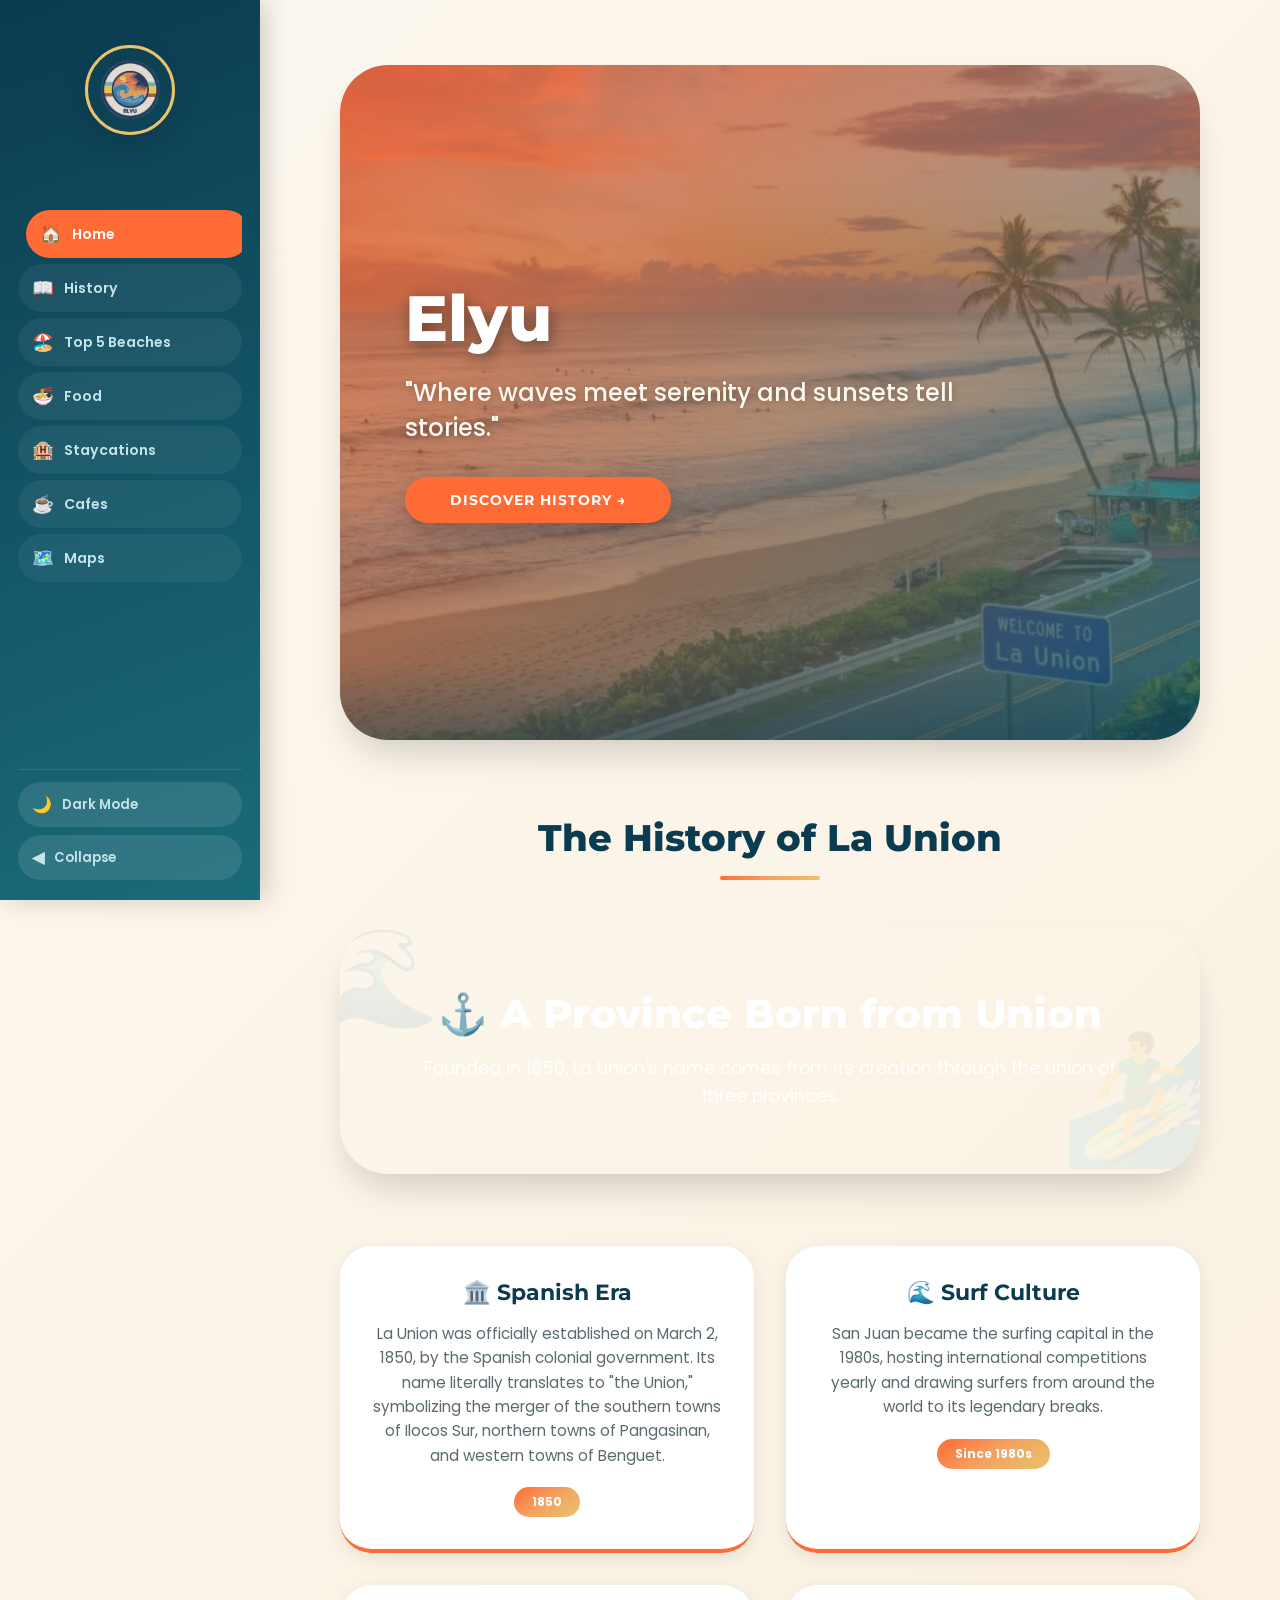
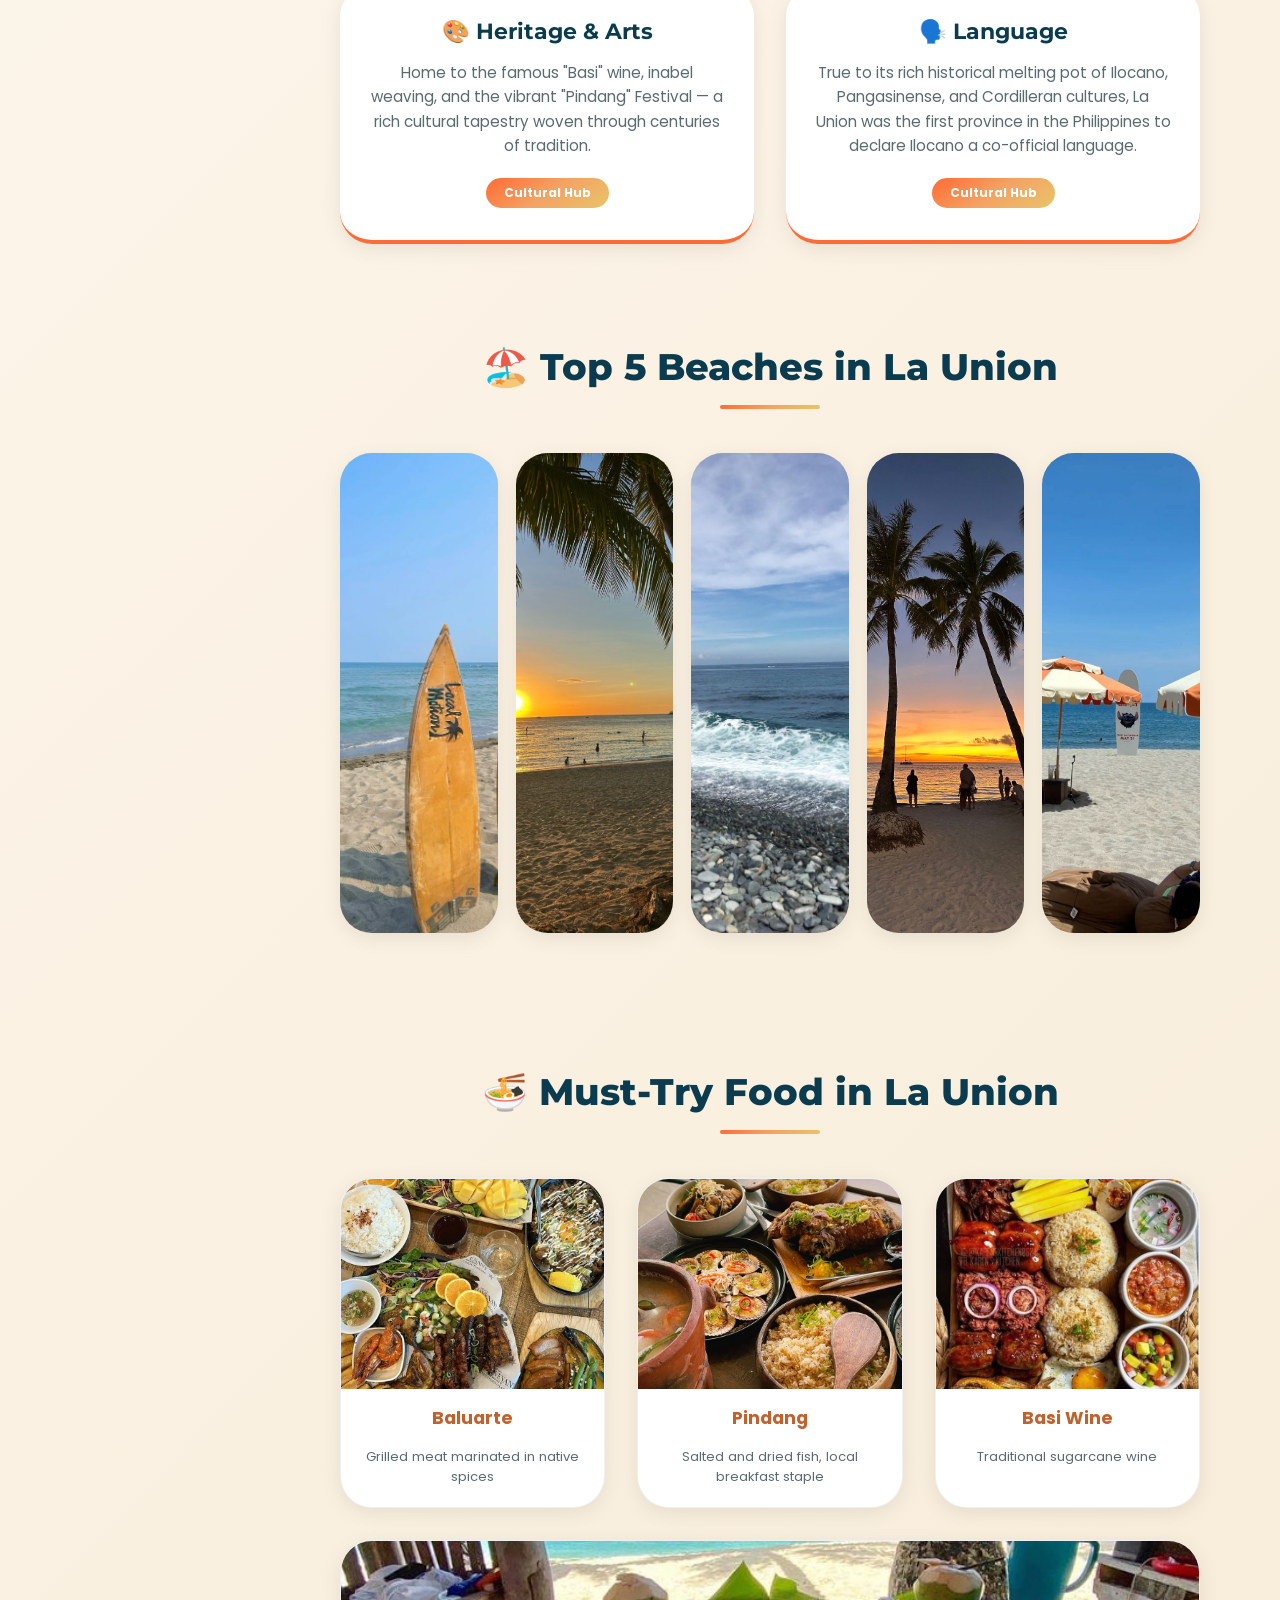
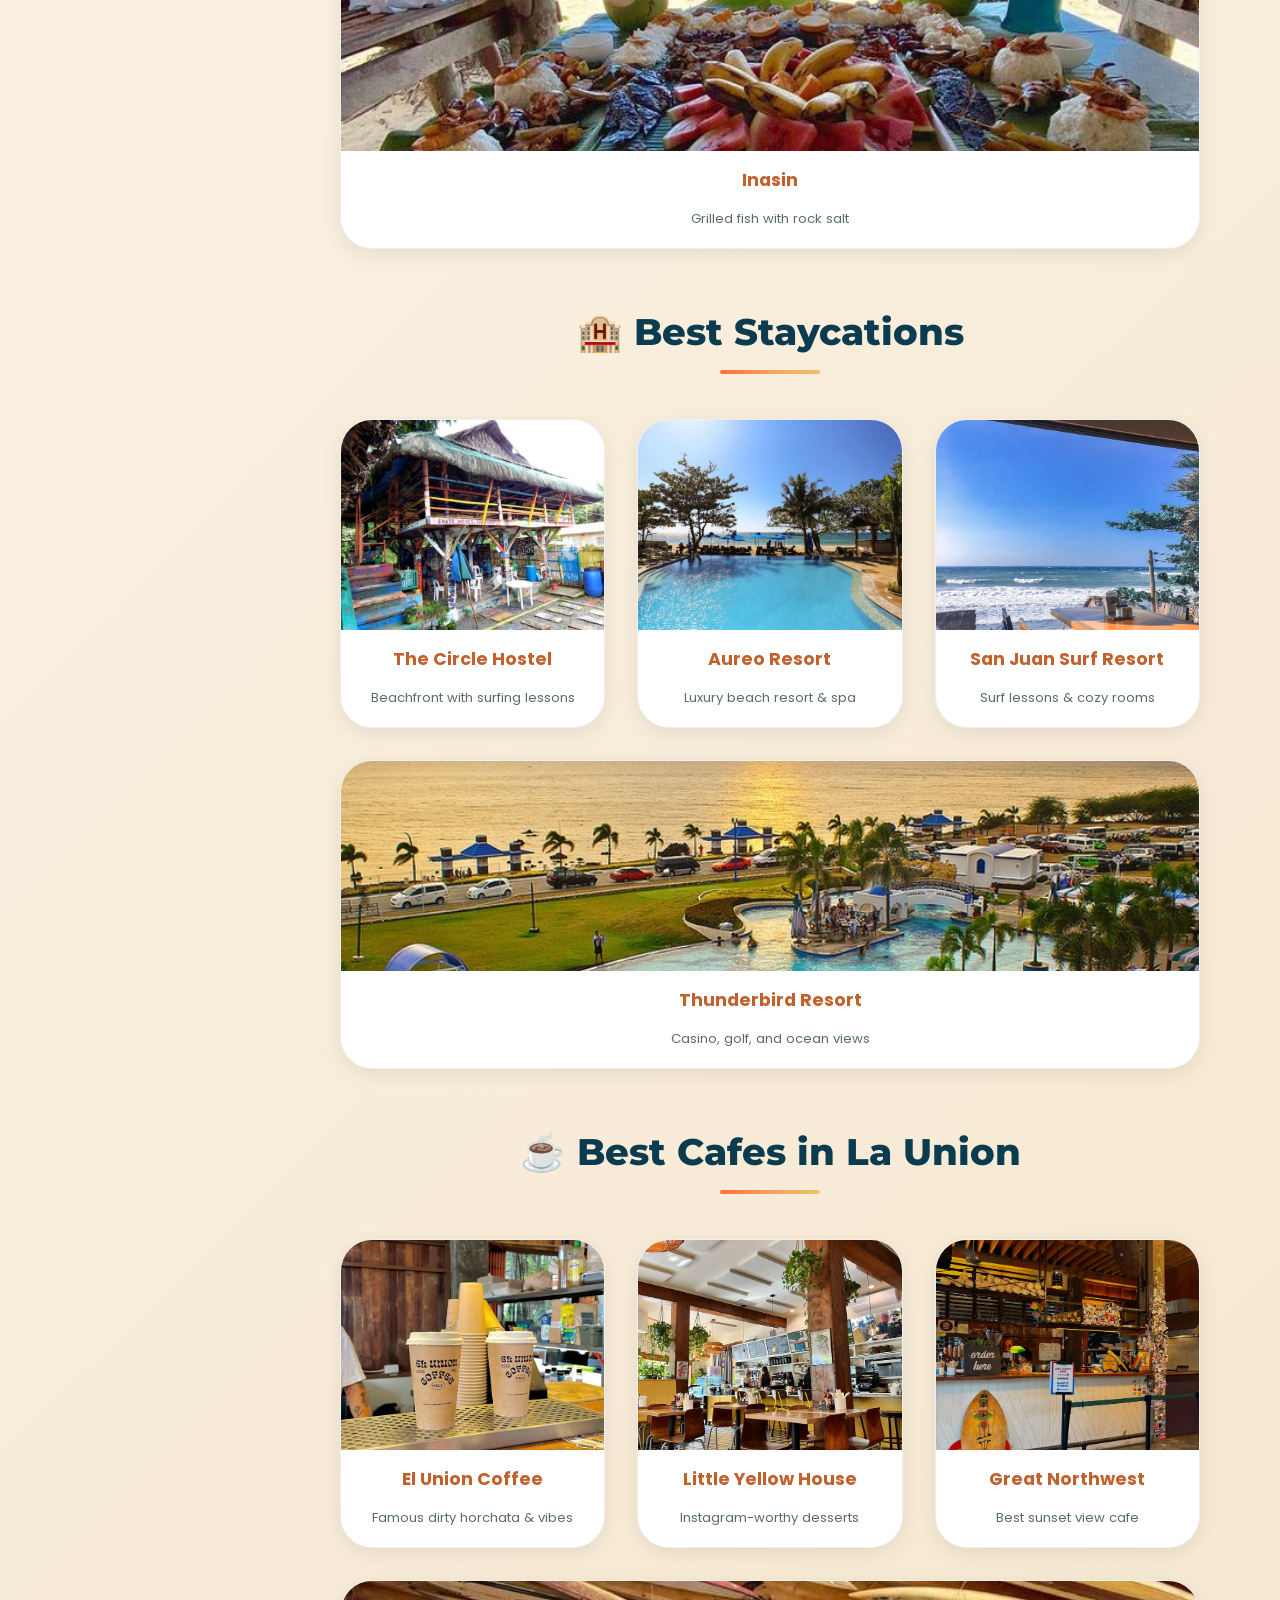
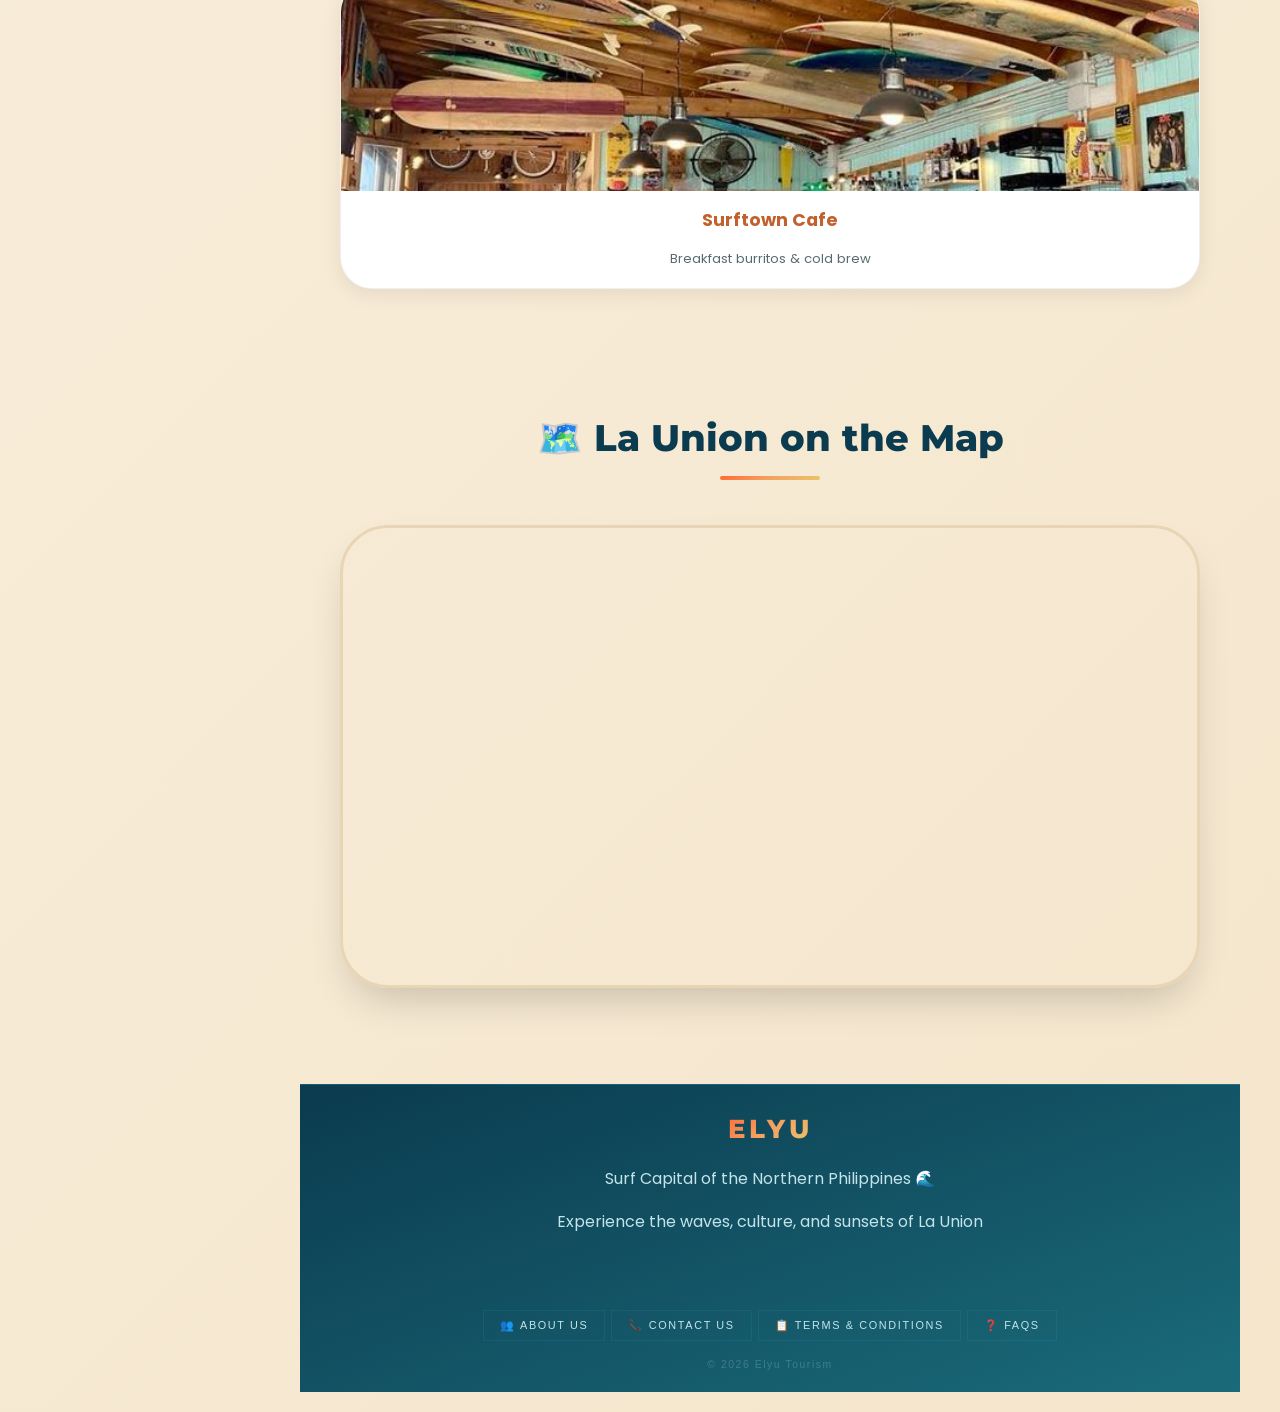
<file: index.html>
<!DOCTYPE html>
<html lang="en">
<head>
    <meta charset="UTF-8">
    <meta name="viewport" content="width=device-width, initial-scale=1.0">
    <title>La Union | Surf Capital of the Northern Philippines</title>
    <link rel="preconnect" href="https://fonts.googleapis.com">
    <link rel="preconnect" href="https://fonts.gstatic.com" crossorigin>
    <link href="https://fonts.googleapis.com/css2?family=Montserrat:wght@400;600;700;800&family=Poppins:wght@400;500;600&display=swap" rel="stylesheet">
    <link rel="stylesheet" href="style.css">
</head>
<body>

    <!-- HAMBURGER MENU (mobile only) -->
    <button class="hamburger-btn" id="hamburgerBtn" aria-label="Open menu" aria-expanded="false">
        <span></span><span></span><span></span>
    </button>

    <!-- SIDEBAR OVERLAY (mobile) -->
    <div class="sidebar-overlay" id="sidebarOverlay"></div>

    <!--SIDEBAR-->
    <aside class="sidebar" id="sidebar">
        <div class="logo-container">
            <img src="real.png" alt="ELYU Logo" class="real-img">
        </div>

        <nav>
            <a href="#home">
                <span class="nav-icon">🏠</span>
                <span class="nav-label">Home</span>
            </a>
            <a href="#history">
                <span class="nav-icon">📖</span>
                <span class="nav-label">History</span>
            </a>
            <a href="#beaches">
                <span class="nav-icon">🏖️</span>
                <span class="nav-label">Top 5 Beaches</span>
            </a>
            <a href="#food">
                <span class="nav-icon">🍜</span>
                <span class="nav-label">Food</span>
            </a>
            <a href="#staycations">
                <span class="nav-icon">🏨</span>
                <span class="nav-label">Staycations</span>
            </a>
            <a href="#cafes">
                <span class="nav-icon">☕</span>
                <span class="nav-label">Cafes</span>
            </a>
            <a href="#map">
                <span class="nav-icon">🗺️</span>
                <span class="nav-label">Maps</span>
            </a>
        </nav>

        <!-- Sidebar bottom controls -->
        <div class="sidebar-controls">
            <button class="dark-toggle-btn" id="darkToggle" aria-label="Toggle dark mode">
                <span class="nav-icon" id="darkIcon">🌙</span>
                <span class="btn-label" id="darkLabel">Dark Mode</span>
            </button>
            <button class="sidebar-toggle-btn" id="sidebarToggle" aria-label="Toggle sidebar">
                <span class="nav-icon" id="toggleIcon">◀</span>
                <span class="btn-label" id="toggleLabel">Collapse</span>
            </button>
        </div>
    </aside>

    <!-- MAIN CONTENT -->
    <main id="main">

        <!-- HERO SECTION -->
        <section id="home">
            <div class="hero">
                <h1>Elyu</h1>
                <p>"Where waves meet serenity and sunsets tell stories."</p>
                <a href="#history" class="explore-btn">Discover History →</a>
            </div>
        </section>

        <!-- HISTORY SECTION -->
        <section id="history">
            <h2 class="section-title">The History of La Union</h2>
            <div class="story-hero">
                <h2>⚓ A Province Born from Union</h2>
                <p>Founded in 1850, La Union's name comes from its creation through the union of three provinces.</p>
            </div>
            <div class="story-grid">
                <div class="story-card">
                    <h3>🏛️ Spanish Era</h3>
                    <p>La Union was officially established on March 2, 1850, by the Spanish colonial government. Its name literally translates to "the Union," symbolizing the merger of the southern towns of Ilocos Sur, northern towns of Pangasinan, and western towns of Benguet.</p>
                    <span class="info-badge">1850</span>
                </div>
                <div class="story-card">
                    <h3>🌊 Surf Culture</h3>
                    <p>San Juan became the surfing capital in the 1980s, hosting international competitions yearly and drawing surfers from around the world to its legendary breaks.</p>
                    <span class="info-badge">Since 1980s</span>
                </div>
                <div class="story-card">
                    <h3>🎨 Heritage & Arts</h3>
                    <p>Home to the famous "Basi" wine, inabel weaving, and the vibrant "Pindang" Festival — a rich cultural tapestry woven through centuries of tradition.</p>
                    <span class="info-badge">Cultural Hub</span>
                </div>
                <div class="story-card">
                    <h3>🗣️ Language</h3>
                    <p>True to its rich historical melting pot of Ilocano, Pangasinense, and Cordilleran cultures, La Union was the first province in the Philippines to declare Ilocano a co-official language.</p>
                    <span class="info-badge">Cultural Hub</span>
                </div>
            </div>
        </section>

        <!-- TOP 5 BEACHES -->
        <section id="beaches">
            <h2 class="section-title">🏖️ Top 5 Beaches in La Union</h2>
            <ul class="slides">
                <li data-info="beaches" data-index="0">
                    <img src="La Union 2024.jpg" alt="San Juan Beach">
                    <div class="content">
                        <h3>San Juan Beach</h3>
                        <p>The Surfing Capital — perfect waves for beginners and pros.</p>
                    </div>
                    <button class="info-trigger" aria-label="More info">ℹ</button>
                </li>
                <li data-info="beaches" data-index="1">
                    <img src="download (5).jpg" alt="Bauang Beach">
                    <div class="content">
                        <h3>Bauang Beach</h3>
                        <p>Calm waters, great for swimming and beach picnics.</p>
                    </div>
                    <button class="info-trigger" aria-label="More info">ℹ</button>
                </li>
                <li data-info="beaches" data-index="2">
                    <img src="Pebble Beach Elyu.jpg" alt="Darigayos Cove">
                    <div class="content">
                        <h3>Darigayos Cove</h3>
                        <p>Hidden gem with rock formations and crystal clear water.</p>
                    </div>
                    <button class="info-trigger" aria-label="More info">ℹ</button>
                </li>
                <li data-info="beaches" data-index="3">
                    <img src="download (2).jpg" alt="Pebble Beach">
                    <div class="content">
                        <h3>Pebble Beach</h3>
                        <p>Unique pebble shoreline in Santo Domingo.</p>
                    </div>
                    <button class="info-trigger" aria-label="More info">ℹ</button>
                </li>
                <li data-info="beaches" data-index="4">
                    <img src="luna.jpg" alt="Luna Beach">
                    <div class="content">
                        <h3>Luna Beach</h3>
                        <p>Quiet and peaceful — perfect for morning walks.</p>
                    </div>
                    <button class="info-trigger" aria-label="More info">ℹ</button>
                </li>
            </ul>
        </section>

        <!-- FOOD SECTION -->
        <section id="food">
            <h2 class="section-title">🍜 Must-Try Food in La Union</h2>
            <ul class="gallery-list">
                <li class="gallery-card" data-info="food" data-index="0">
                    <div class="img-holder" style="background-image: url('food.jpg');"></div>
                    <h3>Baluarte</h3>
                    <div class="desc">Grilled meat marinated in native spices</div>
                </li>
                <li class="gallery-card" data-info="food" data-index="1">
                    <div class="img-holder" style="background-image: url('pindand f.jpg');"></div>
                    <h3>Pindang</h3>
                    <div class="desc">Salted and dried fish, local breakfast staple</div>
                </li>
                <li class="gallery-card" data-info="food" data-index="2">
                    <div class="img-holder" style="background-image: url('base wine.jpg');"></div>
                    <h3>Basi Wine</h3>
                    <div class="desc">Traditional sugarcane wine</div>
                </li>
                <li class="gallery-card" data-info="food" data-index="3">
                    <div class="img-holder" style="background-image: url('inasin.jpg');"></div>
                    <h3>Inasin</h3>
                    <div class="desc">Grilled fish with rock salt</div>
                </li>
            </ul>
        </section>

        <!-- STAYCATIONS -->
        <section id="staycations">
            <h2 class="section-title">🏨 Best Staycations</h2>
            <ul class="gallery-list">
                <li class="gallery-card" data-info="stays" data-index="0">
                    <div class="img-holder" style="background-image: url('circle.jpg');"></div>
                    <h3>The Circle Hostel</h3>
                    <div class="desc">Beachfront with surfing lessons</div>
                </li>
                <li class="gallery-card" data-info="stays" data-index="1">
                    <div class="img-holder" style="background-image: url('aureo.jpg');"></div>
                    <h3>Aureo Resort</h3>
                    <div class="desc">Luxury beach resort & spa</div>
                </li>
                <li class="gallery-card" data-info="stays" data-index="2">
                    <div class="img-holder" style="background-image: url('san juan.jpg');"></div>
                    <h3>San Juan Surf Resort</h3>
                    <div class="desc">Surf lessons & cozy rooms</div>
                </li>
                <li class="gallery-card" data-info="stays" data-index="3">
                    <div class="img-holder" style="background-image: url('thunderbird.jpg');"></div>
                    <h3>Thunderbird Resort</h3>
                    <div class="desc">Casino, golf, and ocean views</div>
                </li>
            </ul>
        </section>

        <!-- CAFES -->
        <section id="cafes">
            <h2 class="section-title">☕ Best Cafes in La Union</h2>
            <ul class="gallery-list">
                <li class="gallery-card" data-info="cafes" data-index="0">
                    <div class="img-holder" style="background-image: url('El Union Coffee.jpg');"></div>
                    <h3>El Union Coffee</h3>
                    <div class="desc">Famous dirty horchata & vibes</div>
                </li>
                <li class="gallery-card" data-info="cafes" data-index="1">
                    <div class="img-holder" style="background-image: url('yellow.jpg');"></div>
                    <h3>Little Yellow House</h3>
                    <div class="desc">Instagram-worthy desserts</div>
                </li>
                <li class="gallery-card" data-info="cafes" data-index="2">
                    <div class="img-holder" style="background-image: url('great.jpg');"></div>
                    <h3>Great Northwest</h3>
                    <div class="desc">Best sunset view cafe</div>
                </li>
                <li class="gallery-card" data-info="cafes" data-index="3">
                    <div class="img-holder" style="background-image: url('surf cafe.jpg');"></div>
                    <h3>Surftown Cafe</h3>
                    <div class="desc">Breakfast burritos & cold brew</div>
                </li>
            </ul>
        </section>

        <!-- MAP SECTION -->
        <section id="map">
            <h2 class="section-title">🗺️ La Union on the Map</h2>
            <div class="map-container">
                <iframe
                    src="https://www.google.com/maps/embed?pb=!1m18!1m12!1m3!1d246046.20143296398!2d120.1682!3d16.6195!2m3!1f0!2f0!3f0!3m2!1i1024!2i768!4f13.1!3m3!1m2!1s0x3391c62e5bd83e51%3A0x9b7fcf5b7c98c9a6!2sLa%20Union!5e0!3m2!1sen!2sph!4v1680000000000!5m2!1sen!2sph"
                    width="100%" height="450" style="border:0; border-radius: 24px;" allowfullscreen="" loading="lazy"
                    referrerpolicy="no-referrer-when-downgrade" title="La Union Map">
                </iframe>
            </div>
        </section>

        <!-- ===== FOOTER ===== -->
        <footer>
            <div class="footer-inner">
                <div class="footer-logo">ELYU</div>
                <p>Surf Capital of the Northern Philippines 🌊</p>
                <p>Experience the waves, culture, and sunsets of La Union</p>
                <div class="footer-divider"></div>
                <div class="footer-socials">
                    <a href="about.html" rel="noopener">👥 About Us</a>
                    <a href="contact.html" rel="noopener">📞 Contact Us</a>
                    <a href="terms.html" rel="noopener">📋 Terms & Conditions</a>
                    <a href="faqs.html" rel="noopener">❓ FAQs</a>
                </div>
                <p class="footer-copy">© 2026 Elyu Tourism</p>
            </div>
        </footer>

    <!-- INFO MODAL -->
    <div class="modal-overlay" id="infoModal" role="dialog" aria-modal="true" aria-label="Info panel">
        <div class="modal-panel" id="modalPanel">
            <button class="modal-close-btn" id="modalClose" aria-label="Close">✕</button>

            <!-- Image Carousel (beaches) -->
            <div class="modal-carousel" id="modalCarousel">
                <div class="carousel-track" id="carouselTrack"></div>
                <button class="carousel-arrow carousel-prev" id="carouselPrev" aria-label="Previous image">&#10094;</button>
                <button class="carousel-arrow carousel-next" id="carouselNext" aria-label="Next image">&#10095;</button>
                <div class="carousel-indicators" id="carouselIndicators"></div>
            </div>

            <!-- Fallback banner (non-beach) -->
            <div class="modal-banner" id="modalBanner"></div>

            <div class="modal-body">
                <div class="modal-category" id="modalCategory"></div>
                <div class="modal-title" id="modalTitle"></div>
                <div class="modal-location" id="modalLocation"></div>
                <div class="modal-desc" id="modalDesc"></div>

                <!-- Restaurants section (food) -->
                <div class="modal-restaurants" id="modalRestaurants"></div>

                <div class="modal-facts" id="modalFacts"></div>
                <div class="modal-rating" id="modalRating"></div>

                <!-- Action buttons -->
                <div class="modal-actions" id="modalActions"></div>
            </div>
        </div>
    </div>

    <script src="script.js"></script>
</body>
</html>
</file>
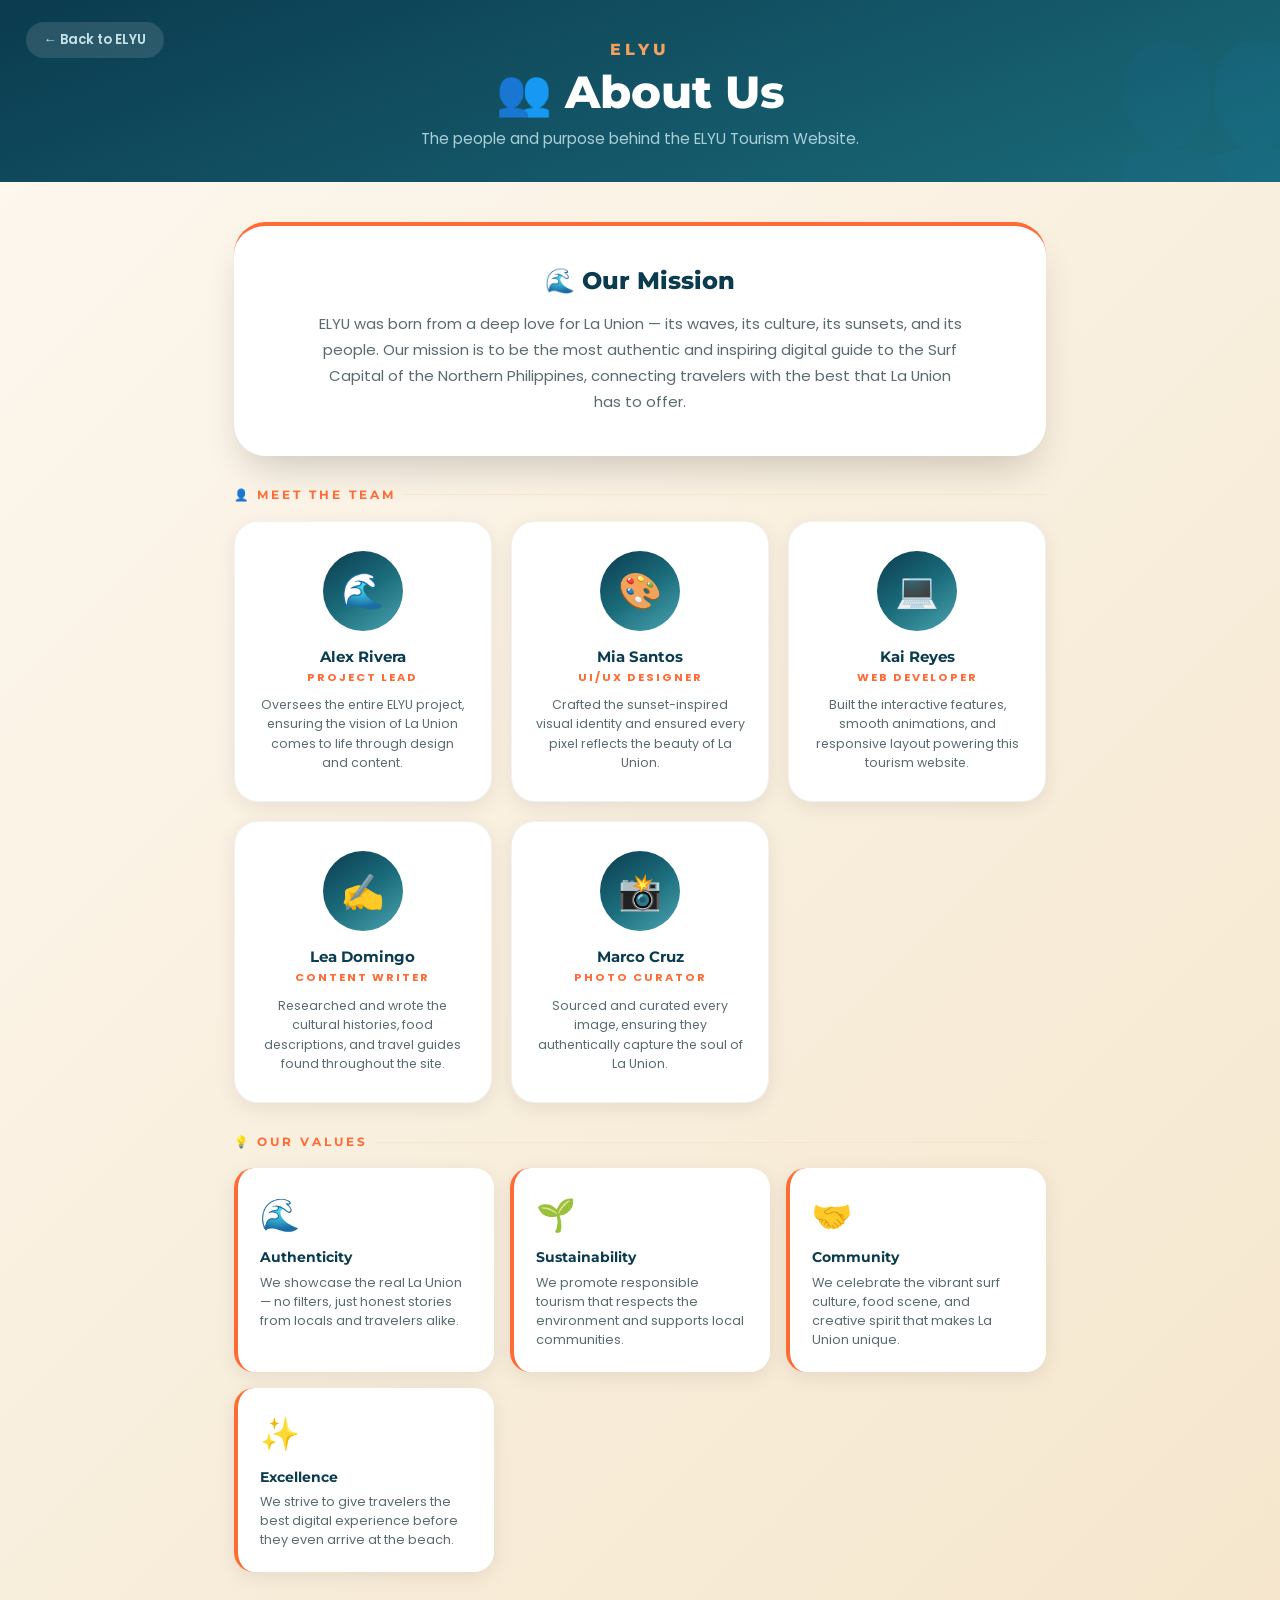
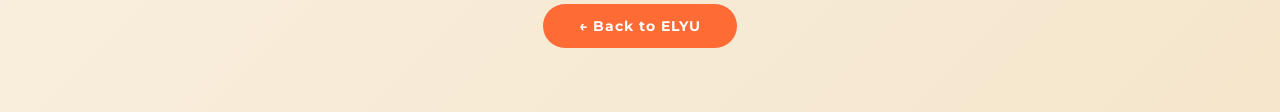
<file: about.html>
<!DOCTYPE html>
<html lang="en">

<head>
    <meta charset="UTF-8">
    <meta name="viewport" content="width=device-width, initial-scale=1.0">
    <title>About Us | ELYU La Union</title>
    <link rel="preconnect" href="https://fonts.googleapis.com">
    <link rel="preconnect" href="https://fonts.gstatic.com" crossorigin>
    <link
        href="https://fonts.googleapis.com/css2?family=Montserrat:wght@400;600;700;800&family=Poppins:wght@400;500;600&display=swap"
        rel="stylesheet">
    <style>
        *,
        *::before,
        *::after {
            margin: 0;
            padding: 0;
            box-sizing: border-box;
        }

        :root {
            --sunset-orange: #FF6B35;
            --sunset-gold: #E9C46A;
            --ocean-deep: #0B3B4F;
            --ocean-wave: #1A6B7A;
            --ocean-mist: #C4E4EA;
            --sand-light: #FDF8F0;
            --sand-warm: #F5E6CC;
            --terracotta-dk: #9B451D;
            --text-dark: #1E2A2E;
            --text-light: #5A6B6F;
            --bg-body: linear-gradient(135deg, #FDF8F0 0%, #F5E6CC 100%);
            --sidebar-gradient: linear-gradient(160deg, #0B3B4F 0%, #1A6B7A 100%);
            --sunset-gradient: linear-gradient(145deg, #FF6B35, #F4A261, #E9C46A);
            --ocean-gradient: linear-gradient(145deg, #0B3B4F, #1A6B7A, #4AA3B0);
            --shadow-sm: 0 5px 20px rgba(0, 0, 0, 0.08);
            --shadow-lg: 0 20px 40px -12px rgba(0, 0, 0, 0.2);
            --font-head: 'Montserrat', sans-serif;
            --font-body: 'Poppins', sans-serif;
        }

        html {
            scroll-behavior: smooth;
        }

        body {
            font-family: var(--font-body);
            background: var(--bg-body);
            color: var(--text-dark);
            min-height: 100vh;
        }

        .page-header {
            background: var(--sidebar-gradient);
            padding: 2.5rem 2rem 2rem;
            text-align: center;
            position: relative;
            overflow: hidden;
        }

        .page-header::before {
            content: '👥';
            position: absolute;
            font-size: 10rem;
            opacity: 0.06;
            right: -2rem;
            bottom: -2rem;
            pointer-events: none;
        }

        .header-back {
            position: absolute;
            top: 1.4rem;
            left: 1.6rem;
            background: rgba(255, 255, 255, 0.12);
            border: none;
            color: var(--ocean-mist);
            padding: 8px 18px;
            border-radius: 50px;
            font-family: var(--font-body);
            font-size: 0.82rem;
            font-weight: 600;
            cursor: pointer;
            text-decoration: none;
            transition: background 0.2s;
            display: inline-flex;
            align-items: center;
            gap: 5px;
        }

        .header-back:hover {
            background: var(--sunset-orange);
            color: white;
        }

        .page-header .logo {
            font-family: var(--font-head);
            font-size: 1rem;
            font-weight: 800;
            letter-spacing: 4px;
            background: var(--sunset-gradient);
            -webkit-background-clip: text;
            background-clip: text;
            color: transparent;
            margin-bottom: 0.4rem;
        }

        .page-header h1 {
            font-family: var(--font-head);
            font-size: clamp(1.6rem, 5vw, 2.8rem);
            font-weight: 800;
            color: white;
            margin-bottom: 0.5rem;
        }

        .page-header p {
            color: var(--ocean-mist);
            font-size: 0.95rem;
            opacity: 0.85;
        }

        .container {
            max-width: 860px;
            margin: 0 auto;
            padding: 2.5rem 1.5rem 4rem;
        }

        .mission-card {
            background: white;
            border-radius: 32px;
            padding: 2.5rem;
            box-shadow: var(--shadow-lg);
            margin-bottom: 2rem;
            text-align: center;
            border-top: 4px solid var(--sunset-orange);
        }

        .mission-card h2 {
            font-family: var(--font-head);
            font-size: 1.5rem;
            font-weight: 800;
            color: var(--ocean-deep);
            margin-bottom: 1rem;
        }

        .mission-card p {
            color: var(--text-light);
            line-height: 1.75;
            font-size: 0.93rem;
            max-width: 650px;
            margin: 0 auto;
        }

        .section-label {
            font-family: var(--font-head);
            font-size: 0.72rem;
            font-weight: 700;
            letter-spacing: 3px;
            text-transform: uppercase;
            color: var(--sunset-orange);
            margin-bottom: 1.2rem;
            display: flex;
            align-items: center;
            gap: 8px;
        }

        .section-label::after {
            content: '';
            flex: 1;
            height: 1px;
            background: var(--sand-warm);
        }

        .team-grid {
            display: grid;
            grid-template-columns: repeat(auto-fill, minmax(200px, 1fr));
            gap: 1.2rem;
            margin-bottom: 2rem;
        }

        .team-card {
            background: white;
            border-radius: 24px;
            padding: 1.8rem 1.4rem;
            text-align: center;
            box-shadow: var(--shadow-sm);
            border: 1px solid rgba(0, 0, 0, 0.05);
            transition: transform 0.25s ease, box-shadow 0.25s ease;
        }

        .team-card:hover {
            transform: translateY(-8px);
            box-shadow: var(--shadow-lg);
        }

        .team-avatar {
            width: 80px;
            height: 80px;
            border-radius: 50%;
            background: var(--ocean-gradient);
            display: flex;
            align-items: center;
            justify-content: center;
            font-size: 2.2rem;
            margin: 0 auto 1rem;
        }

        .team-name {
            font-family: var(--font-head);
            font-weight: 700;
            font-size: 0.95rem;
            color: var(--ocean-deep);
            margin-bottom: 3px;
        }

        .team-role {
            font-size: 0.7rem;
            font-weight: 700;
            letter-spacing: 2px;
            text-transform: uppercase;
            color: var(--sunset-orange);
            margin-bottom: 0.6rem;
        }

        .team-desc {
            font-size: 0.78rem;
            color: var(--text-light);
            line-height: 1.55;
        }

        .values-grid {
            display: grid;
            grid-template-columns: repeat(auto-fill, minmax(220px, 1fr));
            gap: 1rem;
            margin-bottom: 2rem;
        }

        .value-card {
            background: white;
            border-radius: 20px;
            padding: 1.4rem;
            box-shadow: var(--shadow-sm);
            border-left: 4px solid var(--sunset-orange);
        }

        .value-icon {
            font-size: 2rem;
            margin-bottom: 0.6rem;
        }

        .value-title {
            font-family: var(--font-head);
            font-weight: 700;
            font-size: 0.9rem;
            color: var(--ocean-deep);
            margin-bottom: 0.4rem;
        }

        .value-desc {
            font-size: 0.8rem;
            color: var(--text-light);
            line-height: 1.5;
        }

        .btn-home {
            display: inline-block;
            background: var(--sunset-orange);
            color: white;
            padding: 13px 36px;
            border-radius: 50px;
            text-decoration: none;
            font-family: var(--font-head);
            font-weight: 700;
            font-size: 0.88rem;
            letter-spacing: 1px;
            transition: background 0.2s, transform 0.2s;
        }

        .btn-home:hover {
            background: var(--terracotta-dk);
            transform: translateY(-2px);
        }

        @media (max-width:600px) {
            .page-header {
                padding: 3.5rem 1.2rem 1.6rem;
            }
        }
    </style>
</head>

<body>
    <div class="page-header">
        <a href="ELYU-PROJECT2.html" class="header-back">← Back to ELYU</a>
        <div class="logo">ELYU</div>
        <h1>👥 About Us</h1>
        <p>The people and purpose behind the ELYU Tourism Website.</p>
    </div>

    <div class="container">

        <div class="mission-card">
            <h2>🌊 Our Mission</h2>
            <p>ELYU was born from a deep love for La Union — its waves, its culture, its sunsets, and its people. Our
                mission is to be the most authentic and inspiring digital guide to the Surf Capital of the Northern
                Philippines, connecting travelers with the best that La Union has to offer.</p>
        </div>

        <div class="section-label">👤 Meet the Team</div>
        <div class="team-grid">
            <div class="team-card">
                <div class="team-avatar">🌊</div>
                <div class="team-name">Alex Rivera</div>
                <div class="team-role">Project Lead</div>
                <div class="team-desc">Oversees the entire ELYU project, ensuring the vision of La Union comes to life
                    through design and content.</div>
            </div>
            <div class="team-card">
                <div class="team-avatar">🎨</div>
                <div class="team-name">Mia Santos</div>
                <div class="team-role">UI/UX Designer</div>
                <div class="team-desc">Crafted the sunset-inspired visual identity and ensured every pixel reflects the
                    beauty of La Union.</div>
            </div>
            <div class="team-card">
                <div class="team-avatar">💻</div>
                <div class="team-name">Kai Reyes</div>
                <div class="team-role">Web Developer</div>
                <div class="team-desc">Built the interactive features, smooth animations, and responsive layout powering
                    this tourism website.</div>
            </div>
            <div class="team-card">
                <div class="team-avatar">✍️</div>
                <div class="team-name">Lea Domingo</div>
                <div class="team-role">Content Writer</div>
                <div class="team-desc">Researched and wrote the cultural histories, food descriptions, and travel guides
                    found throughout the site.</div>
            </div>
            <div class="team-card">
                <div class="team-avatar">📸</div>
                <div class="team-name">Marco Cruz</div>
                <div class="team-role">Photo Curator</div>
                <div class="team-desc">Sourced and curated every image, ensuring they authentically capture the soul of
                    La Union.</div>
            </div>
        </div>

        <div class="section-label">💡 Our Values</div>
        <div class="values-grid">
            <div class="value-card">
                <div class="value-icon">🌊</div>
                <div class="value-title">Authenticity</div>
                <div class="value-desc">We showcase the real La Union — no filters, just honest stories from locals and
                    travelers alike.</div>
            </div>
            <div class="value-card">
                <div class="value-icon">🌱</div>
                <div class="value-title">Sustainability</div>
                <div class="value-desc">We promote responsible tourism that respects the environment and supports local
                    communities.</div>
            </div>
            <div class="value-card">
                <div class="value-icon">🤝</div>
                <div class="value-title">Community</div>
                <div class="value-desc">We celebrate the vibrant surf culture, food scene, and creative spirit that
                    makes La Union unique.</div>
            </div>
            <div class="value-card">
                <div class="value-icon">✨</div>
                <div class="value-title">Excellence</div>
                <div class="value-desc">We strive to give travelers the best digital experience before they even arrive
                    at the beach.</div>
            </div>
        </div>

        <div style="text-align:center;margin-top:1rem;">
            <a href="ELYU-PROJECT2.html" class="btn-home">← Back to ELYU</a>
        </div>
    </div>
</body>

</html>
</file>
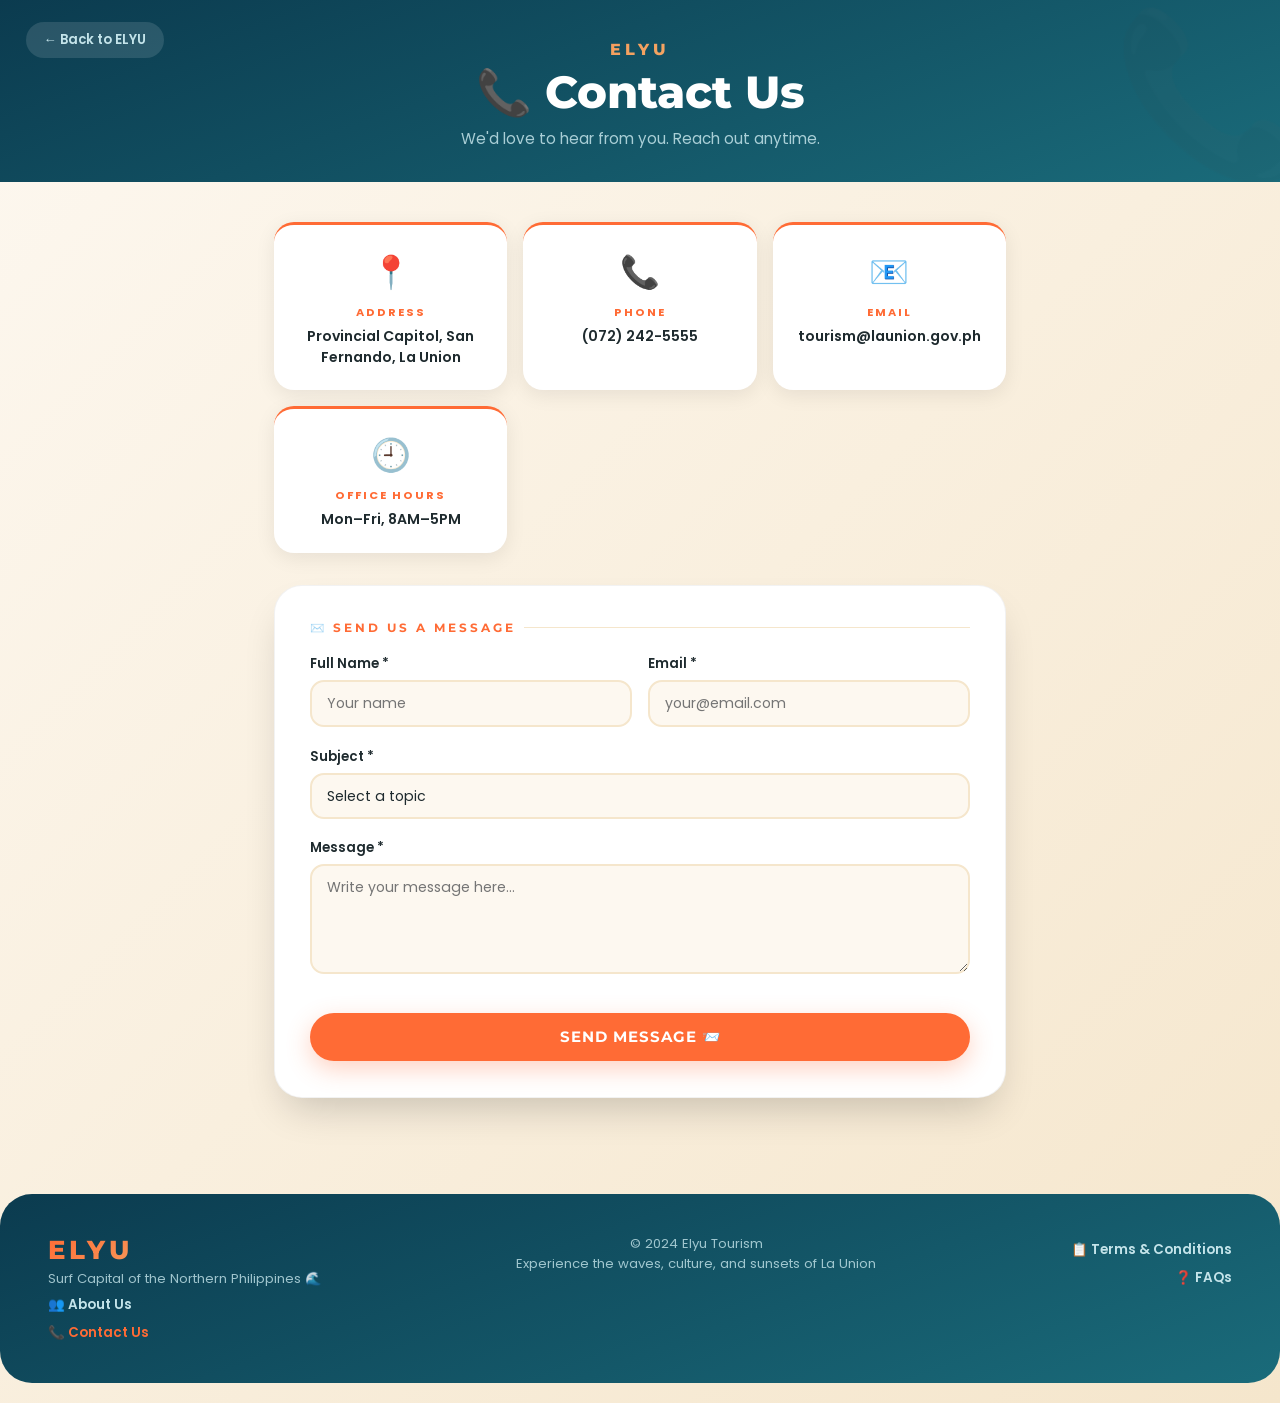
<file: contact.html>
<!DOCTYPE html>
<html lang="en">

<head>
    <meta charset="UTF-8">
    <meta name="viewport" content="width=device-width, initial-scale=1.0">
    <title>Contact Us | ELYU La Union</title>
    <link rel="preconnect" href="https://fonts.googleapis.com">
    <link rel="preconnect" href="https://fonts.gstatic.com" crossorigin>
    <link
        href="https://fonts.googleapis.com/css2?family=Montserrat:wght@400;600;700;800&family=Poppins:wght@400;500;600&display=swap"
        rel="stylesheet">  <link href="LAUNION.html" rel="canonical">
    <style>
        *,
        *::before,
        *::after {
            margin: 0;
            padding: 0;
            box-sizing: border-box;
        }

        :root {
            --sunset-orange: #FF6B35;
            --sunset-gold: #E9C46A;
            --ocean-deep: #0B3B4F;
            --ocean-mist: #C4E4EA;
            --sand-light: #FDF8F0;
            --sand-warm: #F5E6CC;
            --terracotta-dk: #9B451D;
            --text-dark: #1E2A2E;
            --text-light: #5A6B6F;
            --bg-body: linear-gradient(135deg, #FDF8F0 0%, #F5E6CC 100%);
            --sidebar-gradient: linear-gradient(160deg, #0B3B4F 0%, #1A6B7A 100%);
            --sunset-gradient: linear-gradient(145deg, #FF6B35, #F4A261, #E9C46A);
            --ocean-gradient: linear-gradient(145deg, #0B3B4F, #1A6B7A, #4AA3B0);
            --shadow-sm: 0 5px 20px rgba(0, 0, 0, 0.08);
            --shadow-lg: 0 20px 40px -12px rgba(0, 0, 0, 0.2);
            --font-head: 'Montserrat', sans-serif;
            --font-body: 'Poppins', sans-serif;
        }

        html {
            scroll-behavior: smooth;
        }

        body {
            font-family: var(--font-body);
            background: var(--bg-body);
            color: var(--text-dark);
            min-height: 100vh;
        }

        .page-header {
            background: var(--sidebar-gradient);
            padding: 2.5rem 2rem 2rem;
            text-align: center;
            position: relative;
            overflow: hidden;
        }

        .page-header::before {
            content: '📞';
            position: absolute;
            font-size: 10rem;
            opacity: 0.06;
            right: -2rem;
            bottom: -2rem;
            pointer-events: none;
        }

        .header-back {
            position: absolute;
            top: 1.4rem;
            left: 1.6rem;
            background: rgba(255, 255, 255, 0.12);
            border: none;
            color: var(--ocean-mist);
            padding: 8px 18px;
            border-radius: 50px;
            font-family: var(--font-body);
            font-size: 0.82rem;
            font-weight: 600;
            cursor: pointer;
            text-decoration: none;
            transition: background 0.2s;
            display: inline-flex;
            align-items: center;
            gap: 5px;
        }

        .header-back:hover {
            background: var(--sunset-orange);
            color: white;
        }

        .page-header .logo {
            font-family: var(--font-head);
            font-size: 1rem;
            font-weight: 800;
            letter-spacing: 4px;
            background: var(--sunset-gradient);
            -webkit-background-clip: text;
            background-clip: text;
            color: transparent;
            margin-bottom: 0.4rem;
        }

        .page-header h1 {
            font-family: var(--font-head);
            font-size: clamp(1.6rem, 5vw, 2.8rem);
            font-weight: 800;
            color: white;
            margin-bottom: 0.5rem;
        }

        .page-header p {
            color: var(--ocean-mist);
            font-size: 0.95rem;
            opacity: 0.85;
        }

        .container {
            max-width: 780px;
            margin: 0 auto;
            padding: 2.5rem 1.5rem 4rem;
        }

        .info-row {
            display: grid;
            grid-template-columns: repeat(auto-fill, minmax(200px, 1fr));
            gap: 1rem;
            margin-bottom: 2rem;
        }

        .info-card {
            background: white;
            border-radius: 20px;
            padding: 1.4rem;
            text-align: center;
            box-shadow: var(--shadow-sm);
            border-top: 3px solid var(--sunset-orange);
        }

        .info-icon {
            font-size: 2rem;
            margin-bottom: 0.5rem;
        }

        .info-label {
            font-size: 0.7rem;
            font-weight: 700;
            letter-spacing: 2px;
            text-transform: uppercase;
            color: var(--sunset-orange);
            margin-bottom: 0.3rem;
        }

        .info-val {
            font-size: 0.88rem;
            color: var(--text-dark);
            font-weight: 600;
        }

        .form-card {
            background: white;
            border-radius: 28px;
            padding: 2.2rem;
            box-shadow: var(--shadow-lg);
            border: 1px solid rgba(0, 0, 0, 0.05);
        }

        .section-label {
            font-family: var(--font-head);
            font-size: 0.72rem;
            font-weight: 700;
            letter-spacing: 3px;
            text-transform: uppercase;
            color: var(--sunset-orange);
            margin-bottom: 1.2rem;
            display: flex;
            align-items: center;
            gap: 8px;
        }

        .section-label::after {
            content: '';
            flex: 1;
            height: 1px;
            background: var(--sand-warm);
        }

        .form-group {
            margin-bottom: 1.2rem;
        }

        .form-group label {
            display: block;
            font-size: 0.83rem;
            font-weight: 600;
            color: var(--text-dark);
            margin-bottom: 0.4rem;
        }

        .form-group input,
        .form-group select,
        .form-group textarea {
            width: 100%;
            padding: 11px 15px;
            border: 2px solid var(--sand-warm);
            border-radius: 14px;
            font-family: var(--font-body);
            font-size: 0.88rem;
            color: var(--text-dark);
            background: var(--sand-light);
            outline: none;
            transition: border-color 0.2s, box-shadow 0.2s;
            appearance: none;
            -webkit-appearance: none;
        }

        .form-group input:focus,
        .form-group select:focus,
        .form-group textarea:focus {
            border-color: var(--sunset-orange);
            box-shadow: 0 0 0 3px rgba(255, 107, 53, 0.12);
            background: white;
        }

        .form-group textarea {
            resize: vertical;
            min-height: 110px;
        }

        .form-row {
            display: grid;
            grid-template-columns: 1fr 1fr;
            gap: 1rem;
        }

        .submit-btn {
            width: 100%;
            padding: 15px;
            background: var(--sunset-orange);
            color: white;
            border: none;
            border-radius: 50px;
            font-family: var(--font-head);
            font-size: 0.92rem;
            font-weight: 700;
            letter-spacing: 1px;
            text-transform: uppercase;
            cursor: pointer;
            transition: background 0.2s, transform 0.2s;
            margin-top: 0.8rem;
            box-shadow: 0 8px 25px rgba(255, 107, 53, 0.3);
        }

        .submit-btn:hover {
            background: var(--terracotta-dk);
            transform: translateY(-2px);
        }

        .toast {
            display: none;
            position: fixed;
            bottom: 2rem;
            left: 50%;
            transform: translateX(-50%) translateY(20px);
            background: var(--ocean-deep);
            color: white;
            padding: 14px 28px;
            border-radius: 50px;
            font-size: 0.88rem;
            font-weight: 600;
            z-index: 9999;
            box-shadow: var(--shadow-lg);
            opacity: 0;
            transition: opacity 0.3s, transform 0.3s;
            white-space: nowrap;
        }

        .toast.show {
            display: block;
            opacity: 1;
            transform: translateX(-50%) translateY(0);
        }

        /* Footer Styles */
        .footer-tag {
            background: var(--sidebar-gradient);
            color: var(--ocean-mist);
            padding: 2.5rem 3rem;
            margin-top: 2rem;
            border-radius: 32px;
            margin-bottom: 20px;
        }

        .footer-inner {
            display: flex;
            flex-wrap: wrap;
            gap: 2rem;
            align-items: flex-start;
            justify-content: space-between;
            max-width: 1200px;
            margin: 0 auto;
        }

        .footer-logo {
            font-family: var(--font-head);
            font-size: 1.6rem;
            font-weight: 800;
            letter-spacing: 4px;
            background: var(--sunset-gradient);
            -webkit-background-clip: text;
            background-clip: text;
            color: transparent;
            margin-bottom: 4px;
        }

        .footer-links {
            display: flex;
            flex-direction: column;
            gap: 8px;
            margin-top: 0.4rem;
        }

        .footer-links a {
            color: var(--ocean-mist);
            text-decoration: none;
            font-size: 0.84rem;
            font-weight: 600;
            transition: color 0.2s ease;
            display: flex;
            align-items: center;
            gap: 5px;
        }

        .footer-links a:hover {
            color: var(--sunset-gold);
        }

        .footer-left, .footer-right {
            display: flex;
            flex-direction: row;
            gap: 0.6rem;
            min-width: 160px;
        }

        .footer-center {
            text-align: center;
            flex: 1;
            min-width: 200px;
        }

        .footer-left p, .footer-center p {
            font-size: 0.82rem;
            opacity: 0.8;
        }

        .footer-right .footer-links {
            align-items: flex-end;
        }

        @media(max-width:600px) {
            .form-row {
                grid-template-columns: 1fr;
            }
            .page-header {
                padding: 3.5rem 1.2rem 1.6rem;
            }
            .footer-inner {
                flex-direction: column;
                align-items: center;
                text-align: center;
            }
            .footer-right .footer-links {
                align-items: center;
            }
            .footer-links {
                align-items: center;
            }
        }
    </style>
</head>

<body>
    <div class="page-header">
        <a href="LAUNION.html" class="header-back">← Back to ELYU</a>
        <div class="logo">ELYU</div>
        <h1>📞 Contact Us</h1>
        <p>We'd love to hear from you. Reach out anytime.</p>
    </div>

    <div class="container">
        <div class="info-row">
            <div class="info-card">
                <div class="info-icon">📍</div>
                <div class="info-label">Address</div>
                <div class="info-val">Provincial Capitol, San Fernando, La Union</div>
            </div>
            <div class="info-card">
                <div class="info-icon">📞</div>
                <div class="info-label">Phone</div>
                <div class="info-val">(072) 242-5555</div>
            </div>
            <div class="info-card">
                <div class="info-icon">📧</div>
                <div class="info-label">Email</div>
                <div class="info-val">tourism@launion.gov.ph</div>
            </div>
            <div class="info-card">
                <div class="info-icon">🕘</div>
                <div class="info-label">Office Hours</div>
                <div class="info-val">Mon–Fri, 8AM–5PM</div>
            </div>
        </div>

        <div class="form-card">
            <div class="section-label">✉️ Send Us a Message</div>

            <div class="form-row">
                <div class="form-group">
                    <label for="ctName">Full Name *</label>
                    <input type="text" id="ctName" placeholder="Your name">
                </div>
                <div class="form-group">
                    <label for="ctEmail">Email *</label>
                    <input type="email" id="ctEmail" placeholder="your@email.com">
                </div>
            </div>

            <div class="form-group">
                <label for="ctSubject">Subject *</label>
                <select id="ctSubject">
                    <option value="" disabled selected>Select a topic</option>
                    <option>General Inquiry</option>
                    <option>Beach Information</option>
                    <option>Accommodation</option>
                    <option>Events & Festivals</option>
                    <option>Local Food & Dining</option>
                    <option>Tourism Packages</option>
                    <option>Other</option>
                </select>
            </div>

            <div class="form-group">
                <label for="ctMsg">Message *</label>
                <textarea id="ctMsg" placeholder="Write your message here…"></textarea>
            </div>

            <button class="submit-btn" id="ctSubmit" type="button">Send Message 📨</button>
        </div>
    </div>

    <!-- FOOTER CONNECTED -->
    <footer class="footer-tag">
        <div class="footer-inner">
            <div class="footer-left">
                <div>
                    <div class="footer-logo">ELYU</div>
                    <p>Surf Capital of the Northern Philippines 🌊</p>
                    <div class="footer-links">
                        <a href="about.html">👥 About Us</a>
                        <a href="contact.html" style="color: var(--sunset-orange);">📞 Contact Us</a>
                    </div>
                </div>
            </div>
            <div class="footer-center">
                <p>© 2024 Elyu Tourism</p>
                <p>Experience the waves, culture, and sunsets of La Union</p>
            </div>
            <div class="footer-right">
                <div class="footer-links">
                    <a href="terms.html">📋 Terms & Conditions</a>
                    <a href="faqs.html">❓ FAQs</a>
                </div>
            </div>
        </div>
    </footer>

    <div class="toast" id="toast">📨 Message sent! We'll get back to you within 24 hours.</div>

    <script>
        document.getElementById('ctSubmit').addEventListener('click', function () {
            const name = document.getElementById('ctName').value.trim();
            const email = document.getElementById('ctEmail').value.trim();
            const subject = document.getElementById('ctSubject').value;
            const msg = document.getElementById('ctMsg').value.trim();

            if (!name || !email || !subject || !msg) {
                alert('Please fill in all required fields.');
                return;
            }

            document.getElementById('ctName').value = '';
            document.getElementById('ctEmail').value = '';
            document.getElementById('ctSubject').value = '';
            document.getElementById('ctMsg').value = '';

            const t = document.getElementById('toast');
            t.classList.add('show');
            setTimeout(() => t.classList.remove('show'), 3500);
        });
    </script>
</body>

</html>
</file>
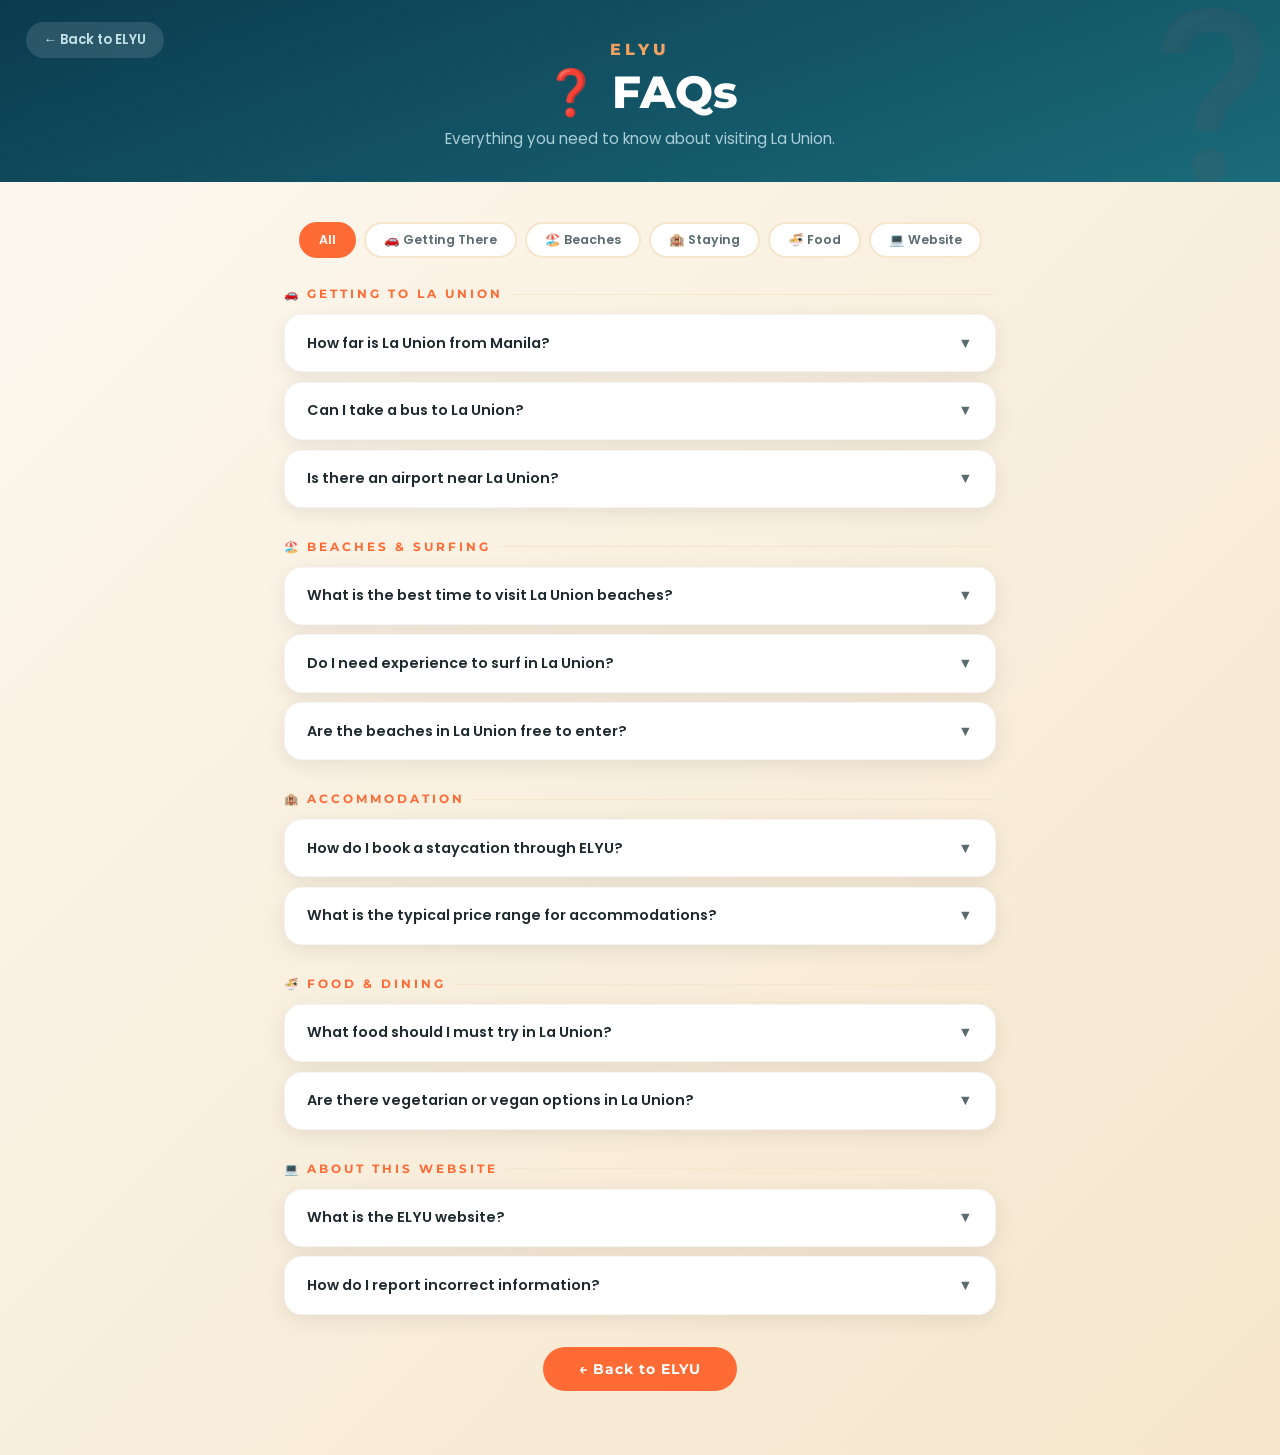
<file: faqs.html>
<!DOCTYPE html>
<html lang="en">

<head>
    <meta charset="UTF-8">
    <meta name="viewport" content="width=device-width, initial-scale=1.0">
    <title>FAQs | ELYU La Union</title>
    <link rel="preconnect" href="https://fonts.googleapis.com">
    <link rel="preconnect" href="https://fonts.gstatic.com" crossorigin>
    <link
        href="https://fonts.googleapis.com/css2?family=Montserrat:wght@400;600;700;800&family=Poppins:wght@400;500;600&display=swap"
        rel="stylesheet">
    <style>
        *,
        *::before,
        *::after {
            margin: 0;
            padding: 0;
            box-sizing: border-box;
        }

        :root {
            --sunset-orange: #FF6B35;
            --ocean-deep: #0B3B4F;
            --ocean-wave: #1A6B7A;
            --ocean-mist: #C4E4EA;
            --sand-light: #FDF8F0;
            --sand-warm: #F5E6CC;
            --terracotta-dk: #9B451D;
            --text-dark: #1E2A2E;
            --text-light: #5A6B6F;
            --bg-body: linear-gradient(135deg, #FDF8F0 0%, #F5E6CC 100%);
            --sidebar-gradient: linear-gradient(160deg, #0B3B4F 0%, #1A6B7A 100%);
            --sunset-gradient: linear-gradient(145deg, #FF6B35, #F4A261, #E9C46A);
            --shadow-sm: 0 5px 20px rgba(0, 0, 0, 0.08);
            --shadow-lg: 0 20px 40px -12px rgba(0, 0, 0, 0.2);
            --font-head: 'Montserrat', sans-serif;
            --font-body: 'Poppins', sans-serif;
        }

        html {
            scroll-behavior: smooth;
        }

        body {
            font-family: var(--font-body);
            background: var(--bg-body);
            color: var(--text-dark);
            min-height: 100vh;
        }

        .page-header {
            background: var(--sidebar-gradient);
            padding: 2.5rem 2rem 2rem;
            text-align: center;
            position: relative;
            overflow: hidden;
        }

        .page-header::before {
            content: '❓';
            position: absolute;
            font-size: 10rem;
            opacity: 0.06;
            right: -2rem;
            bottom: -2rem;
            pointer-events: none;
        }

        .header-back {
            position: absolute;
            top: 1.4rem;
            left: 1.6rem;
            background: rgba(255, 255, 255, 0.12);
            border: none;
            color: var(--ocean-mist);
            padding: 8px 18px;
            border-radius: 50px;
            font-family: var(--font-body);
            font-size: 0.82rem;
            font-weight: 600;
            cursor: pointer;
            text-decoration: none;
            transition: background 0.2s;
            display: inline-flex;
            align-items: center;
            gap: 5px;
        }

        .header-back:hover {
            background: var(--sunset-orange);
            color: white;
        }

        .page-header .logo {
            font-family: var(--font-head);
            font-size: 1rem;
            font-weight: 800;
            letter-spacing: 4px;
            background: var(--sunset-gradient);
            -webkit-background-clip: text;
            background-clip: text;
            color: transparent;
            margin-bottom: 0.4rem;
        }

        .page-header h1 {
            font-family: var(--font-head);
            font-size: clamp(1.6rem, 5vw, 2.8rem);
            font-weight: 800;
            color: white;
            margin-bottom: 0.5rem;
        }

        .page-header p {
            color: var(--ocean-mist);
            font-size: 0.95rem;
            opacity: 0.85;
        }

        .container {
            max-width: 760px;
            margin: 0 auto;
            padding: 2.5rem 1.5rem 4rem;
        }

        /* Category filter */
        .filter-row {
            display: flex;
            flex-wrap: wrap;
            gap: 8px;
            margin-bottom: 1.8rem;
            justify-content: center;
        }

        .filter-btn {
            background: white;
            border: 2px solid var(--sand-warm);
            color: var(--text-light);
            padding: 7px 18px;
            border-radius: 50px;
            font-family: var(--font-body);
            font-size: 0.78rem;
            font-weight: 600;
            cursor: pointer;
            transition: all 0.2s ease;
        }

        .filter-btn:hover,
        .filter-btn.active {
            background: var(--sunset-orange);
            border-color: var(--sunset-orange);
            color: white;
        }

        /* FAQ accordion */
        .faq-group {
            margin-bottom: 2rem;
        }

        .faq-group-title {
            font-family: var(--font-head);
            font-size: 0.72rem;
            font-weight: 700;
            letter-spacing: 3px;
            text-transform: uppercase;
            color: var(--sunset-orange);
            margin-bottom: 0.8rem;
            display: flex;
            align-items: center;
            gap: 8px;
        }

        .faq-group-title::after {
            content: '';
            flex: 1;
            height: 1px;
            background: var(--sand-warm);
        }

        .faq-item {
            background: white;
            border-radius: 18px;
            margin-bottom: 0.6rem;
            box-shadow: var(--shadow-sm);
            overflow: hidden;
            border: 1px solid rgba(0, 0, 0, 0.04);
        }

        .faq-question {
            width: 100%;
            background: none;
            border: none;
            padding: 1.1rem 1.4rem;
            text-align: left;
            font-family: var(--font-body);
            font-size: 0.9rem;
            font-weight: 600;
            color: var(--text-dark);
            cursor: pointer;
            display: flex;
            align-items: center;
            justify-content: space-between;
            gap: 1rem;
            transition: background 0.2s;
        }

        .faq-question:hover {
            background: var(--sand-light);
        }

        .faq-question.open {
            color: var(--sunset-orange);
        }

        .faq-chevron {
            font-size: 0.9rem;
            transition: transform 0.3s ease;
            flex-shrink: 0;
            color: var(--text-light);
        }

        .faq-question.open .faq-chevron {
            transform: rotate(180deg);
            color: var(--sunset-orange);
        }

        .faq-answer {
            max-height: 0;
            overflow: hidden;
            transition: max-height 0.35s ease, padding 0.2s ease;
            padding: 0 1.4rem;
        }

        .faq-answer.open {
            max-height: 400px;
            padding-bottom: 1.2rem;
        }

        .faq-answer p {
            font-size: 0.86rem;
            color: var(--text-light);
            line-height: 1.7;
        }

        .btn-home {
            display: inline-block;
            background: var(--sunset-orange);
            color: white;
            padding: 13px 36px;
            border-radius: 50px;
            text-decoration: none;
            font-family: var(--font-head);
            font-weight: 700;
            font-size: 0.88rem;
            letter-spacing: 1px;
            transition: background 0.2s, transform 0.2s;
        }

        .btn-home:hover {
            background: var(--terracotta-dk);
            transform: translateY(-2px);
        }

        @media(max-width:600px) {
            .page-header {
                padding: 3.5rem 1.2rem 1.6rem;
            }
        }
    </style>
</head>

<body>
    <div class="page-header">
        <a href="ELYU-PROJECT2.html" class="header-back">← Back to ELYU</a>
        <div class="logo">ELYU</div>
        <h1>❓ FAQs</h1>
        <p>Everything you need to know about visiting La Union.</p>
    </div>

    <div class="container">

        <div class="filter-row">
            <button class="filter-btn active" data-cat="all">All</button>
            <button class="filter-btn" data-cat="travel">🚗 Getting There</button>
            <button class="filter-btn" data-cat="beaches">🏖️ Beaches</button>
            <button class="filter-btn" data-cat="stay">🏨 Staying</button>
            <button class="filter-btn" data-cat="food">🍜 Food</button>
            <button class="filter-btn" data-cat="website">💻 Website</button>
        </div>

        <!-- TRAVEL -->
        <div class="faq-group" data-cat="travel">
            <div class="faq-group-title">🚗 Getting to La Union</div>

            <div class="faq-item">
                <button class="faq-question">How far is La Union from Manila? <span
                        class="faq-chevron">▼</span></button>
                <div class="faq-answer">
                    <p>La Union is approximately 250–280 km north of Manila, which is about 4–6 hours by road depending
                        on traffic. The most common route is via the NLEX–TPLEX expressway heading towards San Fernando
                        City.</p>
                </div>
            </div>

            <div class="faq-item">
                <button class="faq-question">Can I take a bus to La Union? <span class="faq-chevron">▼</span></button>
                <div class="faq-answer">
                    <p>Yes! Several bus lines operate from Manila to San Fernando, La Union including Partas, Dominion,
                        and Maria de Leon. Most depart from Cubao or Pasay terminals and the trip takes around 5–6
                        hours. Bus trips to San Juan are also available.</p>
                </div>
            </div>

            <div class="faq-item">
                <button class="faq-question">Is there an airport near La Union? <span
                        class="faq-chevron">▼</span></button>
                <div class="faq-answer">
                    <p>There is no commercial airport in La Union. The nearest major airports are NAIA in Manila and the
                        Laoag International Airport in Ilocos Norte. Most visitors travel by road from Manila.</p>
                </div>
            </div>
        </div>

        <!-- BEACHES -->
        <div class="faq-group" data-cat="beaches">
            <div class="faq-group-title">🏖️ Beaches & Surfing</div>

            <div class="faq-item">
                <button class="faq-question">What is the best time to visit La Union beaches? <span
                        class="faq-chevron">▼</span></button>
                <div class="faq-answer">
                    <p>The best months for surfing are October to February when the northeast monsoon (amihan) brings
                        consistent swells. For calm swimming, March to May offers warm, clear waters. La Union is
                        generally visitable year-round.</p>
                </div>
            </div>

            <div class="faq-item">
                <button class="faq-question">Do I need experience to surf in La Union? <span
                        class="faq-chevron">▼</span></button>
                <div class="faq-answer">
                    <p>No! San Juan Beach is one of the best places in Asia to learn to surf. Dozens of surf schools and
                        instructors offer beginner lessons daily. Board rentals are also widely available along the
                        beach strip.</p>
                </div>
            </div>

            <div class="faq-item">
                <button class="faq-question">Are the beaches in La Union free to enter? <span
                        class="faq-chevron">▼</span></button>
                <div class="faq-answer">
                    <p>Most beaches like San Juan and Bauang are free to access. Some resort beaches require a minimum
                        spend or entrance fee if you're using their facilities. Public sections are always free.</p>
                </div>
            </div>
        </div>

        <!-- STAYING -->
        <div class="faq-group" data-cat="stay">
            <div class="faq-group-title">🏨 Accommodation</div>

            <div class="faq-item">
                <button class="faq-question">How do I book a staycation through ELYU? <span
                        class="faq-chevron">▼</span></button>
                <div class="faq-answer">
                    <p>Click on any staycation card to open its details modal, then click the "Schedule Now" button.
                        This opens our booking form where you can select your dates, room type, and number of guests.
                        You'll receive a confirmation reference upon submission.</p>
                </div>
            </div>

            <div class="faq-item">
                <button class="faq-question">What is the typical price range for accommodations? <span
                        class="faq-chevron">▼</span></button>
                <div class="faq-answer">
                    <p>Prices vary widely. Budget dorms at surf hostels start from around ₱500–₱800/night per person.
                        Mid-range resorts range from ₱2,500–₱6,000/night. Luxury resorts like Thunderbird and Aureo can
                        range from ₱8,000–₱25,000+/night.</p>
                </div>
            </div>
        </div>

        <!-- FOOD -->
        <div class="faq-group" data-cat="food">
            <div class="faq-group-title">🍜 Food & Dining</div>

            <div class="faq-item">
                <button class="faq-question">What food should I must try in La Union? <span
                        class="faq-chevron">▼</span></button>
                <div class="faq-answer">
                    <p>The absolute must-tries are Baluarte (Ilocano grilled meat), Pindang (salted dried fish), Inasin
                        (grilled salted fish), and Basi wine. For cafes, El Union Coffee's dirty horchata is practically
                        a pilgrimage destination for coffee lovers.</p>
                </div>
            </div>

            <div class="faq-item">
                <button class="faq-question">Are there vegetarian or vegan options in La Union? <span
                        class="faq-chevron">▼</span></button>
                <div class="faq-answer">
                    <p>While traditional Ilocano cuisine is largely meat and seafood-based, many modern cafes and
                        restaurants in San Juan cater to vegetarians and vegans. Look for places like Great Northwest
                        and the various cafes along the beach strip.</p>
                </div>
            </div>
        </div>

        <!-- WEBSITE -->
        <div class="faq-group" data-cat="website">
            <div class="faq-group-title">💻 About This Website</div>

            <div class="faq-item">
                <button class="faq-question">What is the ELYU website? <span class="faq-chevron">▼</span></button>
                <div class="faq-answer">
                    <p>ELYU is a tourism guide website dedicated to La Union, Philippines. It covers the top beaches,
                        must-try foods, best staycations, and cafes — with detailed information and booking tools to
                        help you plan your perfect La Union trip.</p>
                </div>
            </div>

            <div class="faq-item">
                <button class="faq-question">How do I report incorrect information? <span
                        class="faq-chevron">▼</span></button>
                <div class="faq-answer">
                    <p>Please use the Contact Us page to send us a message. We take accuracy seriously and will
                        investigate and update any incorrect listings as quickly as possible.</p>
                </div>
            </div>
        </div>

        <div style="text-align:center;margin-top:1rem;">
            <a href="ELYU-PROJECT2.html" class="btn-home">← Back to ELYU</a>
        </div>
    </div>

    <script>
        // Accordion
        document.querySelectorAll('.faq-question').forEach(btn => {
            btn.addEventListener('click', function () {
                const answer = this.nextElementSibling;
                const isOpen = this.classList.contains('open');

                // Close all
                document.querySelectorAll('.faq-question.open').forEach(b => {
                    b.classList.remove('open');
                    b.nextElementSibling.classList.remove('open');
                });

                if (!isOpen) {
                    this.classList.add('open');
                    answer.classList.add('open');
                }
            });
        });

        // Category filter
        document.querySelectorAll('.filter-btn').forEach(btn => {
            btn.addEventListener('click', function () {
                document.querySelectorAll('.filter-btn').forEach(b => b.classList.remove('active'));
                this.classList.add('active');

                const cat = this.dataset.cat;
                document.querySelectorAll('.faq-group').forEach(group => {
                    if (cat === 'all' || group.dataset.cat === cat) {
                        group.style.display = 'block';
                    } else {
                        group.style.display = 'none';
                    }
                });
            });
        });
    </script>
</body>

</html>
</file>
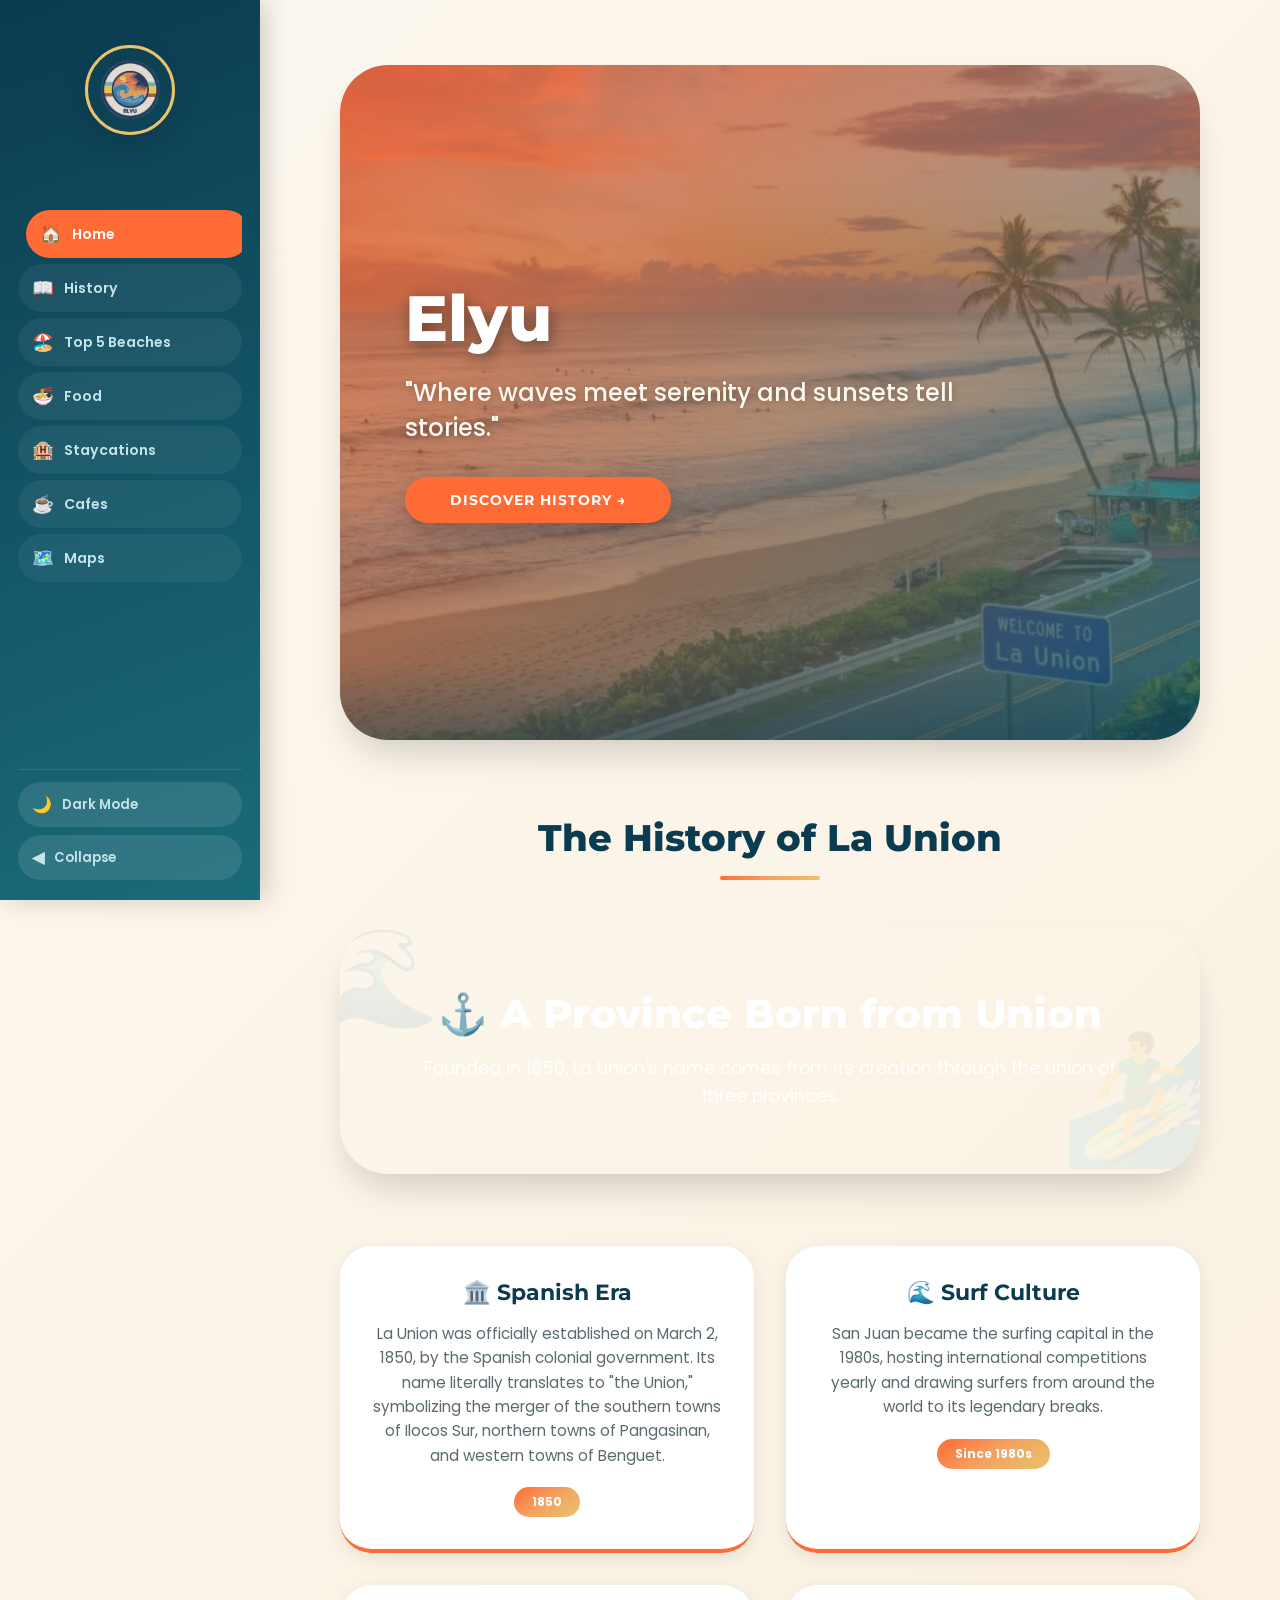
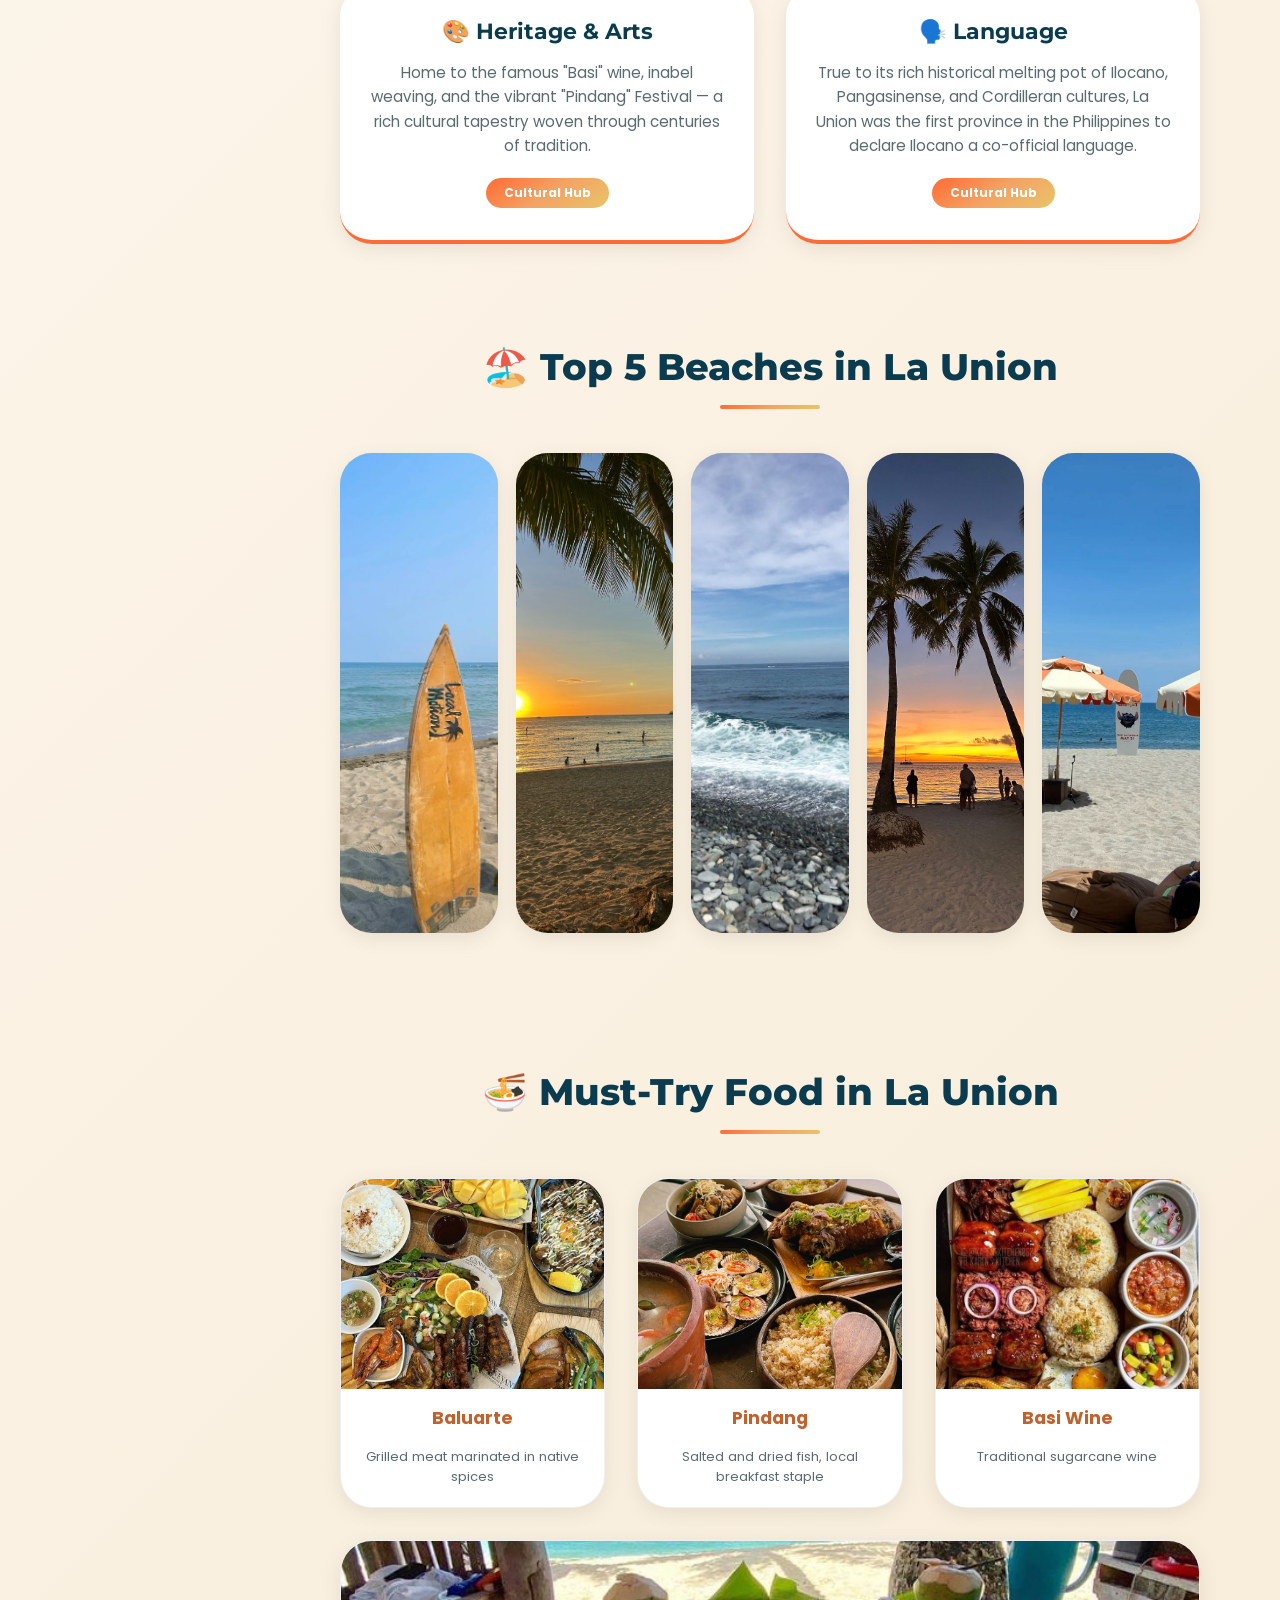
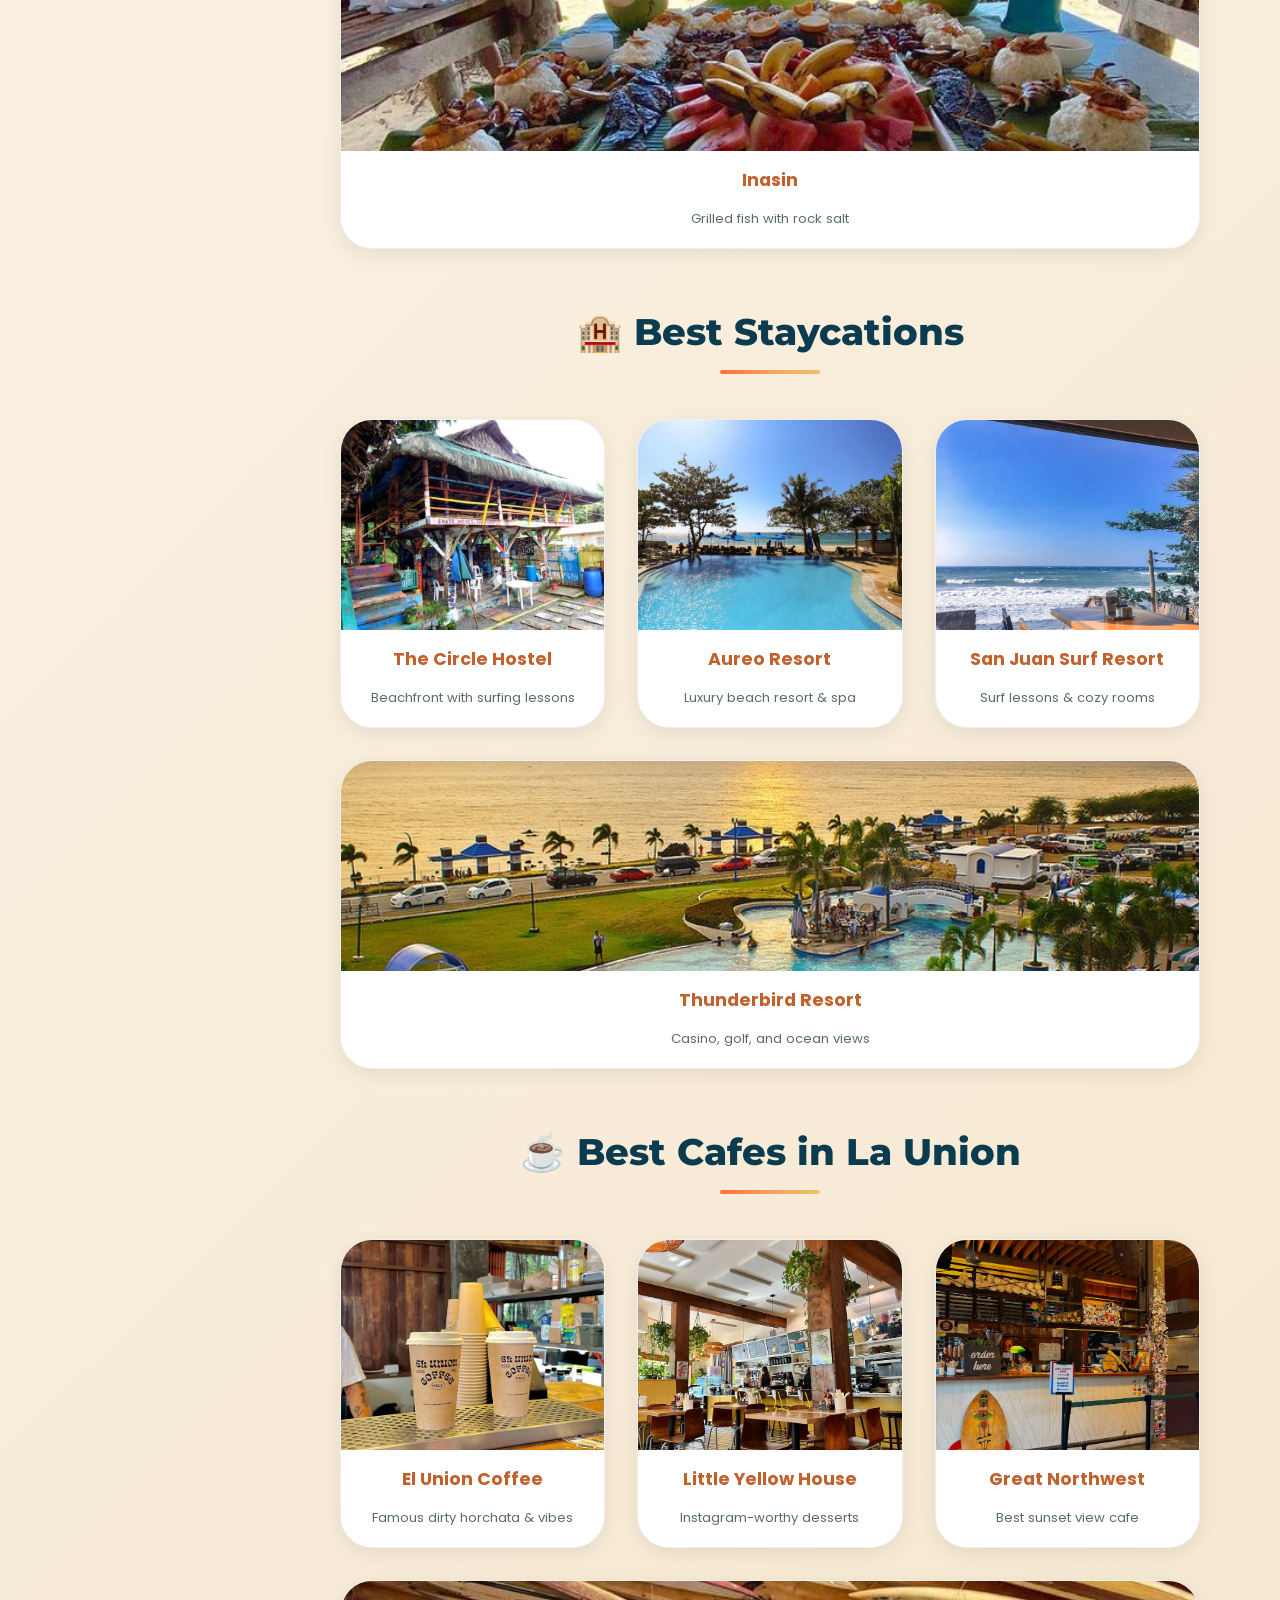
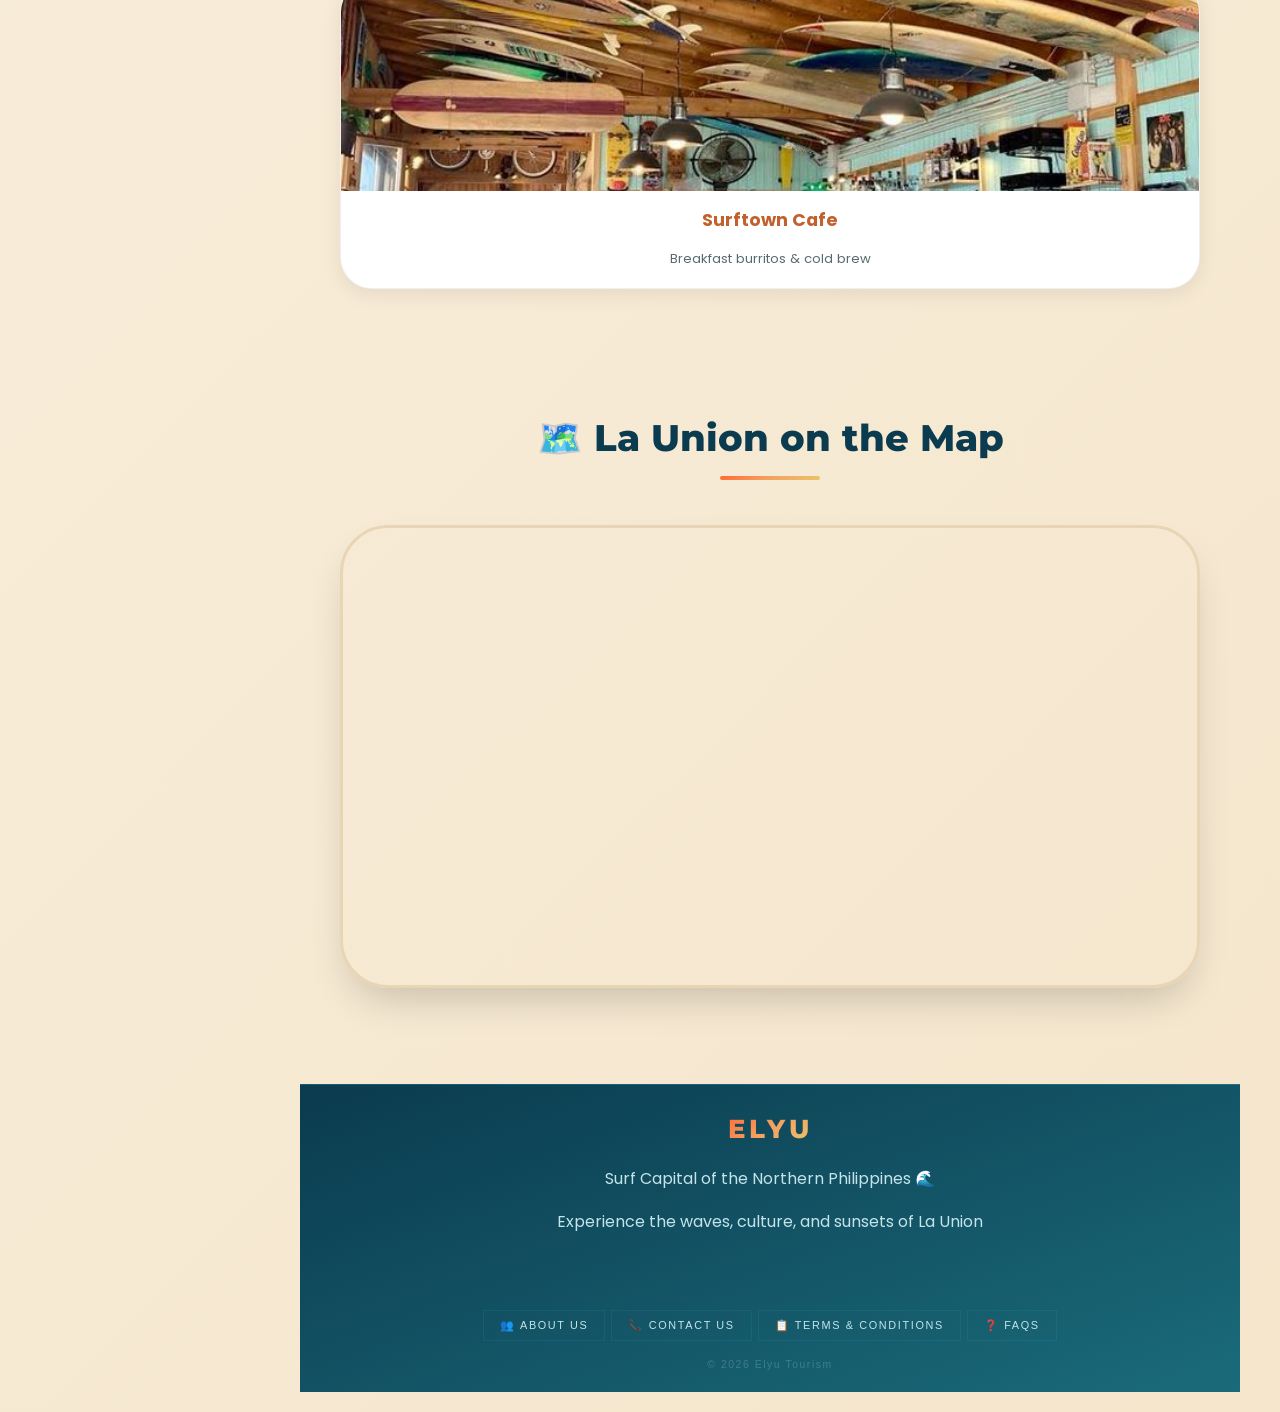
<file: LAUNION.html>
<!DOCTYPE html>
<html lang="en">
<head>
    <meta charset="UTF-8">
    <meta name="viewport" content="width=device-width, initial-scale=1.0">
    <title>La Union | Surf Capital of the Northern Philippines</title>
    <link rel="preconnect" href="https://fonts.googleapis.com">
    <link rel="preconnect" href="https://fonts.gstatic.com" crossorigin>
    <link href="https://fonts.googleapis.com/css2?family=Montserrat:wght@400;600;700;800&family=Poppins:wght@400;500;600&display=swap" rel="stylesheet">
    <link rel="stylesheet" href="LAUNION.css">
</head>
<body>

    <!-- HAMBURGER MENU (mobile only) -->
    <button class="hamburger-btn" id="hamburgerBtn" aria-label="Open menu" aria-expanded="false">
        <span></span><span></span><span></span>
    </button>

    <!-- SIDEBAR OVERLAY (mobile) -->
    <div class="sidebar-overlay" id="sidebarOverlay"></div>

    <!--SIDEBAR-->
    <aside class="sidebar" id="sidebar">
        <div class="logo-container">
            <img src="real.png" alt="ELYU Logo" class="real-img">
        </div>

        <nav>
            <a href="#home">
                <span class="nav-icon">🏠</span>
                <span class="nav-label">Home</span>
            </a>
            <a href="#history">
                <span class="nav-icon">📖</span>
                <span class="nav-label">History</span>
            </a>
            <a href="#beaches">
                <span class="nav-icon">🏖️</span>
                <span class="nav-label">Top 5 Beaches</span>
            </a>
            <a href="#food">
                <span class="nav-icon">🍜</span>
                <span class="nav-label">Food</span>
            </a>
            <a href="#staycations">
                <span class="nav-icon">🏨</span>
                <span class="nav-label">Staycations</span>
            </a>
            <a href="#cafes">
                <span class="nav-icon">☕</span>
                <span class="nav-label">Cafes</span>
            </a>
            <a href="#map">
                <span class="nav-icon">🗺️</span>
                <span class="nav-label">Maps</span>
            </a>
        </nav>

        <!-- Sidebar bottom controls -->
        <div class="sidebar-controls">
            <button class="dark-toggle-btn" id="darkToggle" aria-label="Toggle dark mode">
                <span class="nav-icon" id="darkIcon">🌙</span>
                <span class="btn-label" id="darkLabel">Dark Mode</span>
            </button>
            <button class="sidebar-toggle-btn" id="sidebarToggle" aria-label="Toggle sidebar">
                <span class="nav-icon" id="toggleIcon">◀</span>
                <span class="btn-label" id="toggleLabel">Collapse</span>
            </button>
        </div>
    </aside>

    <!-- MAIN CONTENT -->
    <main id="main">

        <!-- HERO SECTION -->
        <section id="home">
            <div class="hero">
                <h1>Elyu</h1>
                <p>"Where waves meet serenity and sunsets tell stories."</p>
                <a href="#history" class="explore-btn">Discover History →</a>
            </div>
        </section>

        <!-- HISTORY SECTION -->
        <section id="history">
            <h2 class="section-title">The History of La Union</h2>
            <div class="story-hero">
                <h2>⚓ A Province Born from Union</h2>
                <p>Founded in 1850, La Union's name comes from its creation through the union of three provinces.</p>
            </div>
            <div class="story-grid">
                <div class="story-card">
                    <h3>🏛️ Spanish Era</h3>
                    <p>La Union was officially established on March 2, 1850, by the Spanish colonial government. Its name literally translates to "the Union," symbolizing the merger of the southern towns of Ilocos Sur, northern towns of Pangasinan, and western towns of Benguet.</p>
                    <span class="info-badge">1850</span>
                </div>
                <div class="story-card">
                    <h3>🌊 Surf Culture</h3>
                    <p>San Juan became the surfing capital in the 1980s, hosting international competitions yearly and drawing surfers from around the world to its legendary breaks.</p>
                    <span class="info-badge">Since 1980s</span>
                </div>
                <div class="story-card">
                    <h3>🎨 Heritage & Arts</h3>
                    <p>Home to the famous "Basi" wine, inabel weaving, and the vibrant "Pindang" Festival — a rich cultural tapestry woven through centuries of tradition.</p>
                    <span class="info-badge">Cultural Hub</span>
                </div>
                <div class="story-card">
                    <h3>🗣️ Language</h3>
                    <p>True to its rich historical melting pot of Ilocano, Pangasinense, and Cordilleran cultures, La Union was the first province in the Philippines to declare Ilocano a co-official language.</p>
                    <span class="info-badge">Cultural Hub</span>
                </div>
            </div>
        </section>

        <!-- TOP 5 BEACHES -->
        <section id="beaches">
            <h2 class="section-title">🏖️ Top 5 Beaches in La Union</h2>
            <ul class="slides">
                <li data-info="beaches" data-index="0">
                    <img src="La Union 2024.jpg" alt="San Juan Beach">
                    <div class="content">
                        <h3>San Juan Beach</h3>
                        <p>The Surfing Capital — perfect waves for beginners and pros.</p>
                    </div>
                    <button class="info-trigger" aria-label="More info">ℹ</button>
                </li>
                <li data-info="beaches" data-index="1">
                    <img src="download (5).jpg" alt="Bauang Beach">
                    <div class="content">
                        <h3>Bauang Beach</h3>
                        <p>Calm waters, great for swimming and beach picnics.</p>
                    </div>
                    <button class="info-trigger" aria-label="More info">ℹ</button>
                </li>
                <li data-info="beaches" data-index="2">
                    <img src="Pebble Beach Elyu.jpg" alt="Darigayos Cove">
                    <div class="content">
                        <h3>Darigayos Cove</h3>
                        <p>Hidden gem with rock formations and crystal clear water.</p>
                    </div>
                    <button class="info-trigger" aria-label="More info">ℹ</button>
                </li>
                <li data-info="beaches" data-index="3">
                    <img src="download (2).jpg" alt="Pebble Beach">
                    <div class="content">
                        <h3>Pebble Beach</h3>
                        <p>Unique pebble shoreline in Santo Domingo.</p>
                    </div>
                    <button class="info-trigger" aria-label="More info">ℹ</button>
                </li>
                <li data-info="beaches" data-index="4">
                    <img src="luna.jpg" alt="Luna Beach">
                    <div class="content">
                        <h3>Luna Beach</h3>
                        <p>Quiet and peaceful — perfect for morning walks.</p>
                    </div>
                    <button class="info-trigger" aria-label="More info">ℹ</button>
                </li>
            </ul>
        </section>

        <!-- FOOD SECTION -->
        <section id="food">
            <h2 class="section-title">🍜 Must-Try Food in La Union</h2>
            <ul class="gallery-list">
                <li class="gallery-card" data-info="food" data-index="0">
                    <div class="img-holder" style="background-image: url('food.jpg');"></div>
                    <h3>Baluarte</h3>
                    <div class="desc">Grilled meat marinated in native spices</div>
                </li>
                <li class="gallery-card" data-info="food" data-index="1">
                    <div class="img-holder" style="background-image: url('pindand f.jpg');"></div>
                    <h3>Pindang</h3>
                    <div class="desc">Salted and dried fish, local breakfast staple</div>
                </li>
                <li class="gallery-card" data-info="food" data-index="2">
                    <div class="img-holder" style="background-image: url('base wine.jpg');"></div>
                    <h3>Basi Wine</h3>
                    <div class="desc">Traditional sugarcane wine</div>
                </li>
                <li class="gallery-card" data-info="food" data-index="3">
                    <div class="img-holder" style="background-image: url('inasin.jpg');"></div>
                    <h3>Inasin</h3>
                    <div class="desc">Grilled fish with rock salt</div>
                </li>
            </ul>
        </section>

        <!-- STAYCATIONS -->
        <section id="staycations">
            <h2 class="section-title">🏨 Best Staycations</h2>
            <ul class="gallery-list">
                <li class="gallery-card" data-info="stays" data-index="0">
                    <div class="img-holder" style="background-image: url('circle.jpg');"></div>
                    <h3>The Circle Hostel</h3>
                    <div class="desc">Beachfront with surfing lessons</div>
                </li>
                <li class="gallery-card" data-info="stays" data-index="1">
                    <div class="img-holder" style="background-image: url('aureo.jpg');"></div>
                    <h3>Aureo Resort</h3>
                    <div class="desc">Luxury beach resort & spa</div>
                </li>
                <li class="gallery-card" data-info="stays" data-index="2">
                    <div class="img-holder" style="background-image: url('san juan.jpg');"></div>
                    <h3>San Juan Surf Resort</h3>
                    <div class="desc">Surf lessons & cozy rooms</div>
                </li>
                <li class="gallery-card" data-info="stays" data-index="3">
                    <div class="img-holder" style="background-image: url('thunderbird.jpg');"></div>
                    <h3>Thunderbird Resort</h3>
                    <div class="desc">Casino, golf, and ocean views</div>
                </li>
            </ul>
        </section>

        <!-- CAFES -->
        <section id="cafes">
            <h2 class="section-title">☕ Best Cafes in La Union</h2>
            <ul class="gallery-list">
                <li class="gallery-card" data-info="cafes" data-index="0">
                    <div class="img-holder" style="background-image: url('El Union Coffee.jpg');"></div>
                    <h3>El Union Coffee</h3>
                    <div class="desc">Famous dirty horchata & vibes</div>
                </li>
                <li class="gallery-card" data-info="cafes" data-index="1">
                    <div class="img-holder" style="background-image: url('yellow.jpg');"></div>
                    <h3>Little Yellow House</h3>
                    <div class="desc">Instagram-worthy desserts</div>
                </li>
                <li class="gallery-card" data-info="cafes" data-index="2">
                    <div class="img-holder" style="background-image: url('great.jpg');"></div>
                    <h3>Great Northwest</h3>
                    <div class="desc">Best sunset view cafe</div>
                </li>
                <li class="gallery-card" data-info="cafes" data-index="3">
                    <div class="img-holder" style="background-image: url('surf cafe.jpg');"></div>
                    <h3>Surftown Cafe</h3>
                    <div class="desc">Breakfast burritos & cold brew</div>
                </li>
            </ul>
        </section>

        <!-- MAP SECTION -->
        <section id="map">
            <h2 class="section-title">🗺️ La Union on the Map</h2>
            <div class="map-container">
                <iframe
                    src="https://www.google.com/maps/embed?pb=!1m18!1m12!1m3!1d246046.20143296398!2d120.1682!3d16.6195!2m3!1f0!2f0!3f0!3m2!1i1024!2i768!4f13.1!3m3!1m2!1s0x3391c62e5bd83e51%3A0x9b7fcf5b7c98c9a6!2sLa%20Union!5e0!3m2!1sen!2sph!4v1680000000000!5m2!1sen!2sph"
                    width="100%" height="450" style="border:0; border-radius: 24px;" allowfullscreen="" loading="lazy"
                    referrerpolicy="no-referrer-when-downgrade" title="La Union Map">
                </iframe>
            </div>
        </section>

        <!-- ===== FOOTER ===== -->
        <footer>
            <div class="footer-inner">
                <div class="footer-logo">ELYU</div>
                <p>Surf Capital of the Northern Philippines 🌊</p>
                <p>Experience the waves, culture, and sunsets of La Union</p>
                <div class="footer-divider"></div>
                <div class="footer-socials">
                    <a href="about.html" rel="noopener">👥 About Us</a>
                    <a href="contact.html" rel="noopener">📞 Contact Us</a>
                    <a href="terms.html" rel="noopener">📋 Terms & Conditions</a>
                    <a href="faqs.html" rel="noopener">❓ FAQs</a>
                </div>
                <p class="footer-copy">© 2026 Elyu Tourism</p>
            </div>
        </footer>

    <!-- INFO MODAL -->
    <div class="modal-overlay" id="infoModal" role="dialog" aria-modal="true" aria-label="Info panel">
        <div class="modal-panel" id="modalPanel">
            <button class="modal-close-btn" id="modalClose" aria-label="Close">✕</button>

            <!-- Image Carousel (beaches) -->
            <div class="modal-carousel" id="modalCarousel">
                <div class="carousel-track" id="carouselTrack"></div>
                <button class="carousel-arrow carousel-prev" id="carouselPrev" aria-label="Previous image">&#10094;</button>
                <button class="carousel-arrow carousel-next" id="carouselNext" aria-label="Next image">&#10095;</button>
                <div class="carousel-indicators" id="carouselIndicators"></div>
            </div>

            <!-- Fallback banner (non-beach) -->
            <div class="modal-banner" id="modalBanner"></div>

            <div class="modal-body">
                <div class="modal-category" id="modalCategory"></div>
                <div class="modal-title" id="modalTitle"></div>
                <div class="modal-location" id="modalLocation"></div>
                <div class="modal-desc" id="modalDesc"></div>

                <!-- Restaurants section (food) -->
                <div class="modal-restaurants" id="modalRestaurants"></div>

                <div class="modal-facts" id="modalFacts"></div>
                <div class="modal-rating" id="modalRating"></div>

                <!-- Action buttons -->
                <div class="modal-actions" id="modalActions"></div>
            </div>
        </div>
    </div>

    <script src="LAUNION.js"></script>
</body>
</html>
</file>
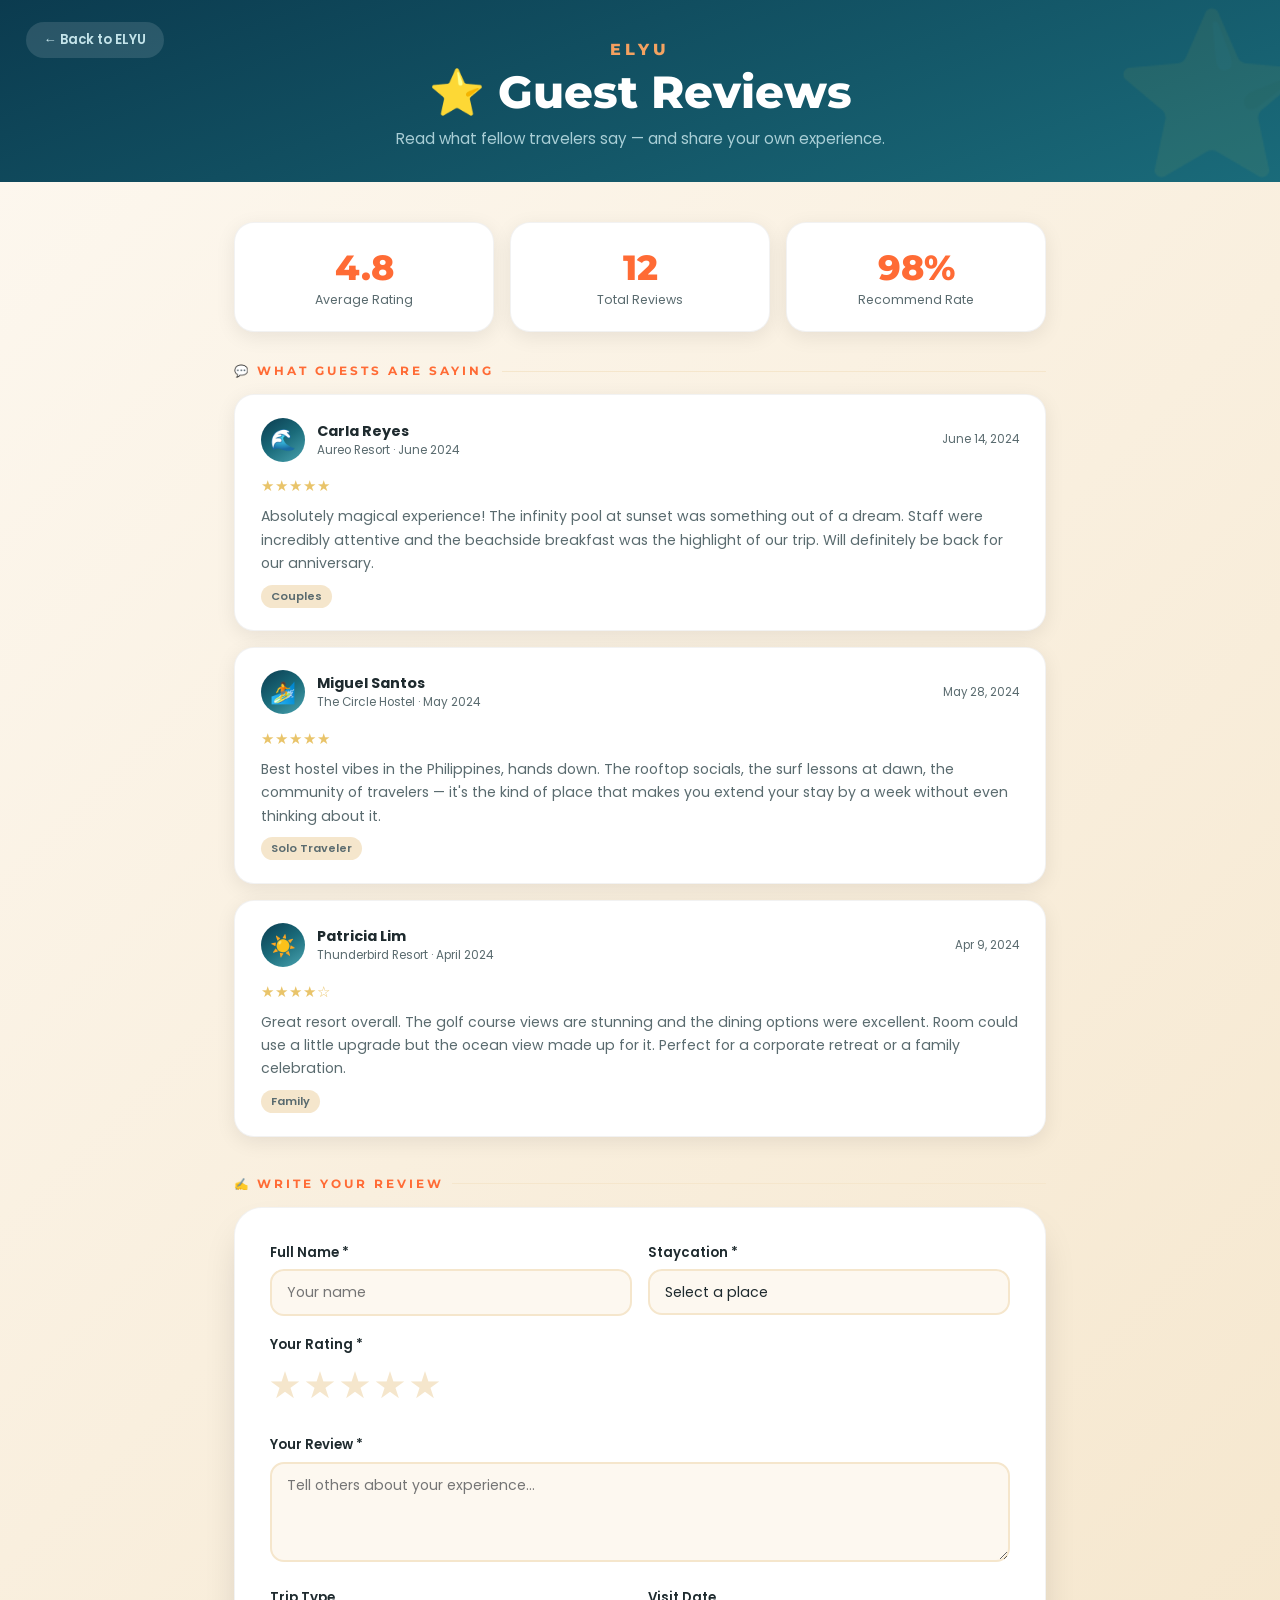
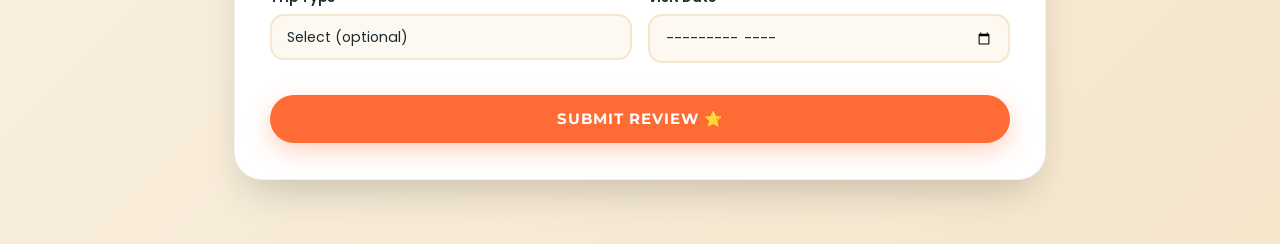
<file: review.html>
<!DOCTYPE html>
<html lang="en">

<head>
    <meta charset="UTF-8">
    <meta name="viewport" content="width=device-width, initial-scale=1.0">
    <title>Guest Reviews | ELYU La Union</title>
    <link rel="preconnect" href="https://fonts.googleapis.com">
    <link rel="preconnect" href="https://fonts.gstatic.com" crossorigin>
    <link
        href="https://fonts.googleapis.com/css2?family=Montserrat:wght@400;600;700;800&family=Poppins:wght@400;500;600&display=swap"
        rel="stylesheet">
    <style>
        *,
        *::before,
        *::after {
            margin: 0;
            padding: 0;
            box-sizing: border-box;
        }

        :root {
            --sunset-orange: #FF6B35;
            --sunset-coral: #F4A261;
            --sunset-gold: #E9C46A;
            --ocean-deep: #0B3B4F;
            --ocean-wave: #1A6B7A;
            --ocean-mist: #C4E4EA;
            --sand-light: #FDF8F0;
            --sand-warm: #F5E6CC;
            --terracotta-dk: #9B451D;
            --text-dark: #1E2A2E;
            --text-light: #5A6B6F;
            --bg-body: linear-gradient(135deg, #FDF8F0 0%, #F5E6CC 100%);
            --sidebar-gradient: linear-gradient(160deg, #0B3B4F 0%, #1A6B7A 100%);
            --sunset-gradient: linear-gradient(145deg, #FF6B35, #F4A261, #E9C46A);
            --ocean-gradient: linear-gradient(145deg, #0B3B4F, #1A6B7A, #4AA3B0);
            --shadow-sm: 0 5px 20px rgba(0, 0, 0, 0.08);
            --shadow-md: 0 10px 30px rgba(0, 0, 0, 0.12);
            --shadow-lg: 0 20px 40px -12px rgba(0, 0, 0, 0.2);
            --radius: 28px;
            --font-head: 'Montserrat', sans-serif;
            --font-body: 'Poppins', sans-serif;
        }

        html {
            scroll-behavior: smooth;
        }

        body {
            font-family: var(--font-body);
            background: var(--bg-body);
            color: var(--text-dark);
            min-height: 100vh;
        }

        /* ---- HEADER ---- */
        .page-header {
            background: var(--sidebar-gradient);
            padding: 2.5rem 2rem 2rem;
            text-align: center;
            position: relative;
            overflow: hidden;
        }

        .page-header::before {
            content: '⭐';
            position: absolute;
            font-size: 10rem;
            opacity: 0.06;
            right: -2rem;
            bottom: -2rem;
            pointer-events: none;
        }

        .header-back {
            position: absolute;
            top: 1.4rem;
            left: 1.6rem;
            background: rgba(255, 255, 255, 0.12);
            border: none;
            color: var(--ocean-mist);
            padding: 8px 18px;
            border-radius: 50px;
            font-family: var(--font-body);
            font-size: 0.82rem;
            font-weight: 600;
            cursor: pointer;
            text-decoration: none;
            transition: background 0.2s ease;
            display: inline-flex;
            align-items: center;
            gap: 5px;
        }

        .header-back:hover {
            background: var(--sunset-orange);
            color: white;
        }

        .page-header .logo {
            font-family: var(--font-head);
            font-size: 1rem;
            font-weight: 800;
            letter-spacing: 4px;
            background: var(--sunset-gradient);
            -webkit-background-clip: text;
            background-clip: text;
            color: transparent;
            margin-bottom: 0.4rem;
        }

        .page-header h1 {
            font-family: var(--font-head);
            font-size: clamp(1.6rem, 5vw, 2.8rem);
            font-weight: 800;
            color: white;
            margin-bottom: 0.5rem;
        }

        .page-header p {
            color: var(--ocean-mist);
            font-size: 0.95rem;
            opacity: 0.85;
        }

        /* ---- CONTAINER ---- */
        .container {
            max-width: 860px;
            margin: 0 auto;
            padding: 2.5rem 1.5rem 4rem;
        }

        /* ---- STATS BANNER ---- */
        .stats-row {
            display: grid;
            grid-template-columns: repeat(3, 1fr);
            gap: 1rem;
            margin-bottom: 2rem;
        }

        .stat-card {
            background: white;
            border-radius: 20px;
            padding: 1.4rem;
            text-align: center;
            box-shadow: var(--shadow-sm);
            border: 1px solid rgba(0, 0, 0, 0.05);
        }

        .stat-num {
            font-family: var(--font-head);
            font-size: 2.2rem;
            font-weight: 800;
            color: var(--sunset-orange);
        }

        .stat-label {
            font-size: 0.78rem;
            color: var(--text-light);
            margin-top: 2px;
        }

        /* ---- EXISTING REVIEWS ---- */
        .section-label {
            font-family: var(--font-head);
            font-size: 0.72rem;
            font-weight: 700;
            letter-spacing: 3px;
            text-transform: uppercase;
            color: var(--sunset-orange);
            margin-bottom: 1rem;
            display: flex;
            align-items: center;
            gap: 8px;
        }

        .section-label::after {
            content: '';
            flex: 1;
            height: 1px;
            background: var(--sand-warm);
        }

        .reviews-grid {
            display: grid;
            gap: 1rem;
            margin-bottom: 2.5rem;
        }

        .review-card {
            background: white;
            border-radius: 20px;
            padding: 1.4rem 1.6rem;
            box-shadow: var(--shadow-sm);
            border: 1px solid rgba(0, 0, 0, 0.05);
            transition: transform 0.25s ease, box-shadow 0.25s ease;
        }

        .review-card:hover {
            transform: translateY(-4px);
            box-shadow: var(--shadow-md);
        }

        .review-header {
            display: flex;
            align-items: center;
            gap: 12px;
            margin-bottom: 0.8rem;
        }

        .review-avatar {
            width: 44px;
            height: 44px;
            border-radius: 50%;
            background: var(--ocean-gradient);
            display: flex;
            align-items: center;
            justify-content: center;
            font-size: 1.3rem;
            flex-shrink: 0;
        }

        .review-meta {
            flex: 1;
        }

        .review-name {
            font-weight: 700;
            font-size: 0.9rem;
            color: var(--text-dark);
        }

        .review-stay {
            font-size: 0.74rem;
            color: var(--text-light);
        }

        .review-date {
            font-size: 0.72rem;
            color: var(--text-light);
            margin-left: auto;
        }

        .review-stars {
            color: var(--sunset-gold);
            font-size: 0.95rem;
            letter-spacing: 1px;
            margin-bottom: 0.5rem;
        }

        .review-text {
            font-size: 0.88rem;
            color: var(--text-light);
            line-height: 1.65;
        }

        .review-tag {
            display: inline-block;
            background: var(--sand-warm);
            color: var(--text-light);
            padding: 3px 10px;
            border-radius: 50px;
            font-size: 0.7rem;
            font-weight: 600;
            margin-top: 0.6rem;
        }

        /* ---- WRITE REVIEW FORM ---- */
        .form-card {
            background: white;
            border-radius: var(--radius);
            padding: 2.2rem;
            box-shadow: var(--shadow-lg);
            border: 1px solid rgba(0, 0, 0, 0.05);
        }

        .form-group {
            margin-bottom: 1.2rem;
        }

        .form-group label {
            display: block;
            font-size: 0.83rem;
            font-weight: 600;
            color: var(--text-dark);
            margin-bottom: 0.4rem;
        }

        .form-group input,
        .form-group select,
        .form-group textarea {
            width: 100%;
            padding: 11px 15px;
            border: 2px solid var(--sand-warm);
            border-radius: 14px;
            font-family: var(--font-body);
            font-size: 0.88rem;
            color: var(--text-dark);
            background: var(--sand-light);
            outline: none;
            transition: border-color 0.2s ease, box-shadow 0.2s ease;
            appearance: none;
            -webkit-appearance: none;
        }

        .form-group input:focus,
        .form-group select:focus,
        .form-group textarea:focus {
            border-color: var(--sunset-orange);
            box-shadow: 0 0 0 3px rgba(255, 107, 53, 0.12);
            background: white;
        }

        .form-group textarea {
            resize: vertical;
            min-height: 100px;
        }

        /* Star Rating Picker */
        .star-picker {
            display: flex;
            gap: 6px;
            flex-direction: row-reverse;
            justify-content: flex-end;
        }

        .star-picker input {
            display: none;
        }

        .star-picker label {
            font-size: 2rem;
            color: var(--sand-warm);
            cursor: pointer;
            transition: color 0.15s ease, transform 0.15s ease;
        }

        .star-picker label:hover,
        .star-picker label:hover~label,
        .star-picker input:checked~label {
            color: var(--sunset-gold);
        }

        .star-picker label:hover {
            transform: scale(1.2);
        }

        .form-row {
            display: grid;
            grid-template-columns: 1fr 1fr;
            gap: 1rem;
        }

        .submit-btn {
            width: 100%;
            padding: 15px;
            background: var(--sunset-orange);
            color: white;
            border: none;
            border-radius: 50px;
            font-family: var(--font-head);
            font-size: 0.92rem;
            font-weight: 700;
            letter-spacing: 1px;
            text-transform: uppercase;
            cursor: pointer;
            transition: background 0.2s ease, transform 0.2s ease;
            margin-top: 0.8rem;
            box-shadow: 0 8px 25px rgba(255, 107, 53, 0.3);
        }

        .submit-btn:hover {
            background: var(--terracotta-dk);
            transform: translateY(-2px);
        }

        /* Success toast */
        .toast {
            display: none;
            position: fixed;
            bottom: 2rem;
            left: 50%;
            transform: translateX(-50%) translateY(20px);
            background: var(--ocean-deep);
            color: white;
            padding: 14px 28px;
            border-radius: 50px;
            font-size: 0.88rem;
            font-weight: 600;
            z-index: 9999;
            box-shadow: var(--shadow-lg);
            opacity: 0;
            transition: opacity 0.3s ease, transform 0.3s ease;
            white-space: nowrap;
        }

        .toast.show {
            display: block;
            opacity: 1;
            transform: translateX(-50%) translateY(0);
        }

        @media (max-width: 600px) {
            .stats-row {
                grid-template-columns: 1fr 1fr;
            }

            .stats-row .stat-card:last-child {
                grid-column: span 2;
            }

            .form-row {
                grid-template-columns: 1fr;
            }

            .form-card {
                padding: 1.6rem 1.2rem;
            }

            .page-header {
                padding: 3.5rem 1.2rem 1.6rem;
            }
        }
    </style>
</head>

<body>

    <div class="page-header">
        <a href="ELYU-PROJECT2.html" class="header-back">← Back to ELYU</a>
        <div class="logo">ELYU</div>
        <h1>⭐ Guest Reviews</h1>
        <p>Read what fellow travelers say — and share your own experience.</p>
    </div>

    <div class="container">

        <!-- STATS -->
        <div class="stats-row">
            <div class="stat-card">
                <div class="stat-num">4.8</div>
                <div class="stat-label">Average Rating</div>
            </div>
            <div class="stat-card">
                <div class="stat-num" id="totalReviews">12</div>
                <div class="stat-label">Total Reviews</div>
            </div>
            <div class="stat-card">
                <div class="stat-num">98%</div>
                <div class="stat-label">Recommend Rate</div>
            </div>
        </div>

        <!-- EXISTING REVIEWS -->
        <div class="section-label">💬 What Guests Are Saying</div>

        <div class="reviews-grid" id="reviewsGrid">
            <!-- Sample seeded reviews -->
            <div class="review-card">
                <div class="review-header">
                    <div class="review-avatar">🌊</div>
                    <div class="review-meta">
                        <div class="review-name">Carla Reyes</div>
                        <div class="review-stay">Aureo Resort · June 2024</div>
                    </div>
                    <div class="review-date">June 14, 2024</div>
                </div>
                <div class="review-stars">★★★★★</div>
                <div class="review-text">Absolutely magical experience! The infinity pool at sunset was something out of
                    a dream. Staff were incredibly attentive and the beachside breakfast was the highlight of our trip.
                    Will definitely be back for our anniversary.</div>
                <span class="review-tag">Couples</span>
            </div>

            <div class="review-card">
                <div class="review-header">
                    <div class="review-avatar">🏄</div>
                    <div class="review-meta">
                        <div class="review-name">Miguel Santos</div>
                        <div class="review-stay">The Circle Hostel · May 2024</div>
                    </div>
                    <div class="review-date">May 28, 2024</div>
                </div>
                <div class="review-stars">★★★★★</div>
                <div class="review-text">Best hostel vibes in the Philippines, hands down. The rooftop socials, the surf
                    lessons at dawn, the community of travelers — it's the kind of place that makes you extend your stay
                    by a week without even thinking about it.</div>
                <span class="review-tag">Solo Traveler</span>
            </div>

            <div class="review-card">
                <div class="review-header">
                    <div class="review-avatar">☀️</div>
                    <div class="review-meta">
                        <div class="review-name">Patricia Lim</div>
                        <div class="review-stay">Thunderbird Resort · April 2024</div>
                    </div>
                    <div class="review-date">Apr 9, 2024</div>
                </div>
                <div class="review-stars">★★★★☆</div>
                <div class="review-text">Great resort overall. The golf course views are stunning and the dining options
                    were excellent. Room could use a little upgrade but the ocean view made up for it. Perfect for a
                    corporate retreat or a family celebration.</div>
                <span class="review-tag">Family</span>
            </div>
        </div>

        <!-- WRITE A REVIEW -->
        <div class="section-label">✍️ Write Your Review</div>

        <div class="form-card">

            <div class="form-row">
                <div class="form-group">
                    <label for="rvName">Full Name *</label>
                    <input type="text" id="rvName" placeholder="Your name">
                </div>
                <div class="form-group">
                    <label for="rvStay">Staycation *</label>
                    <select id="rvStay">
                        <option value="" disabled selected>Select a place</option>
                        <option>The Circle Hostel</option>
                        <option>Aureo Resort</option>
                        <option>San Juan Surf Resort</option>
                        <option>Thunderbird Resort</option>
                    </select>
                </div>
            </div>

            <div class="form-group">
                <label>Your Rating *</label>
                <div class="star-picker">
                    <input type="radio" id="s5" name="rating" value="5"><label for="s5">★</label>
                    <input type="radio" id="s4" name="rating" value="4"><label for="s4">★</label>
                    <input type="radio" id="s3" name="rating" value="3"><label for="s3">★</label>
                    <input type="radio" id="s2" name="rating" value="2"><label for="s2">★</label>
                    <input type="radio" id="s1" name="rating" value="1"><label for="s1">★</label>
                </div>
            </div>

            <div class="form-group">
                <label for="rvText">Your Review *</label>
                <textarea id="rvText" placeholder="Tell others about your experience…"></textarea>
            </div>

            <div class="form-row">
                <div class="form-group">
                    <label for="rvType">Trip Type</label>
                    <select id="rvType">
                        <option value="" disabled selected>Select (optional)</option>
                        <option>Solo Traveler</option>
                        <option>Couples</option>
                        <option>Family</option>
                        <option>Group of Friends</option>
                        <option>Business</option>
                    </select>
                </div>
                <div class="form-group">
                    <label for="rvDate">Visit Date</label>
                    <input type="month" id="rvDate">
                </div>
            </div>

            <button class="submit-btn" id="rvSubmit" type="button">Submit Review ⭐</button>
        </div>
    </div>

    <div class="toast" id="toast">🎉 Thank you! Your review has been submitted.</div>

    <script>
        const AVATARS = ['🌊', '🏄', '☀️', '🌴', '🦀', '🐚', '🌅', '🏖️', '🌺', '🐠'];

        document.getElementById('rvSubmit').addEventListener('click', function () {
            const name = document.getElementById('rvName').value.trim();
            const stay = document.getElementById('rvStay').value;
            const text = document.getElementById('rvText').value.trim();
            const rating = document.querySelector('input[name="rating"]:checked');
            const type = document.getElementById('rvType').value;
            const date = document.getElementById('rvDate').value;

            if (!name || !stay || !text || !rating) {
                alert('Please fill in your name, staycation, rating, and review text.');
                return;
            }

            const stars = parseInt(rating.value);
            const filled = '★'.repeat(stars) + '☆'.repeat(5 - stars);

            // Format date
            let dateStr = 'Recently';
            if (date) {
                const d = new Date(date + '-01');
                dateStr = d.toLocaleDateString('en-PH', { year: 'numeric', month: 'long' });
            }

            // Build card
            const card = document.createElement('div');
            card.className = 'review-card';
            card.style.animation = 'fadeIn 0.4s ease both';
            card.innerHTML = `
                <div class="review-header">
                    <div class="review-avatar">${AVATARS[Math.floor(Math.random() * AVATARS.length)]}</div>
                    <div class="review-meta">
                        <div class="review-name">${escapeHtml(name)}</div>
                        <div class="review-stay">${escapeHtml(stay)} · ${dateStr}</div>
                    </div>
                    <div class="review-date">Just now</div>
                </div>
                <div class="review-stars">${filled}</div>
                <div class="review-text">${escapeHtml(text)}</div>
                ${type ? `<span class="review-tag">${escapeHtml(type)}</span>` : ''}
            `;

            // Prepend
            const grid = document.getElementById('reviewsGrid');
            grid.insertBefore(card, grid.firstChild);

            // Update count
            const countEl = document.getElementById('totalReviews');
            countEl.textContent = parseInt(countEl.textContent) + 1;

            // Reset form
            document.getElementById('rvName').value = '';
            document.getElementById('rvStay').value = '';
            document.getElementById('rvText').value = '';
            document.getElementById('rvType').value = '';
            document.getElementById('rvDate').value = '';
            document.querySelectorAll('input[name="rating"]').forEach(r => r.checked = false);

            // Toast
            showToast();
            card.scrollIntoView({ behavior: 'smooth', block: 'center' });
        });

        function showToast() {
            const t = document.getElementById('toast');
            t.classList.add('show');
            setTimeout(() => t.classList.remove('show'), 3500);
        }

        function escapeHtml(str) {
            return str.replace(/&/g, '&amp;').replace(/</g, '&lt;').replace(/>/g, '&gt;').replace(/"/g, '&quot;');
        }
    </script>
</body>

</html>
</file>
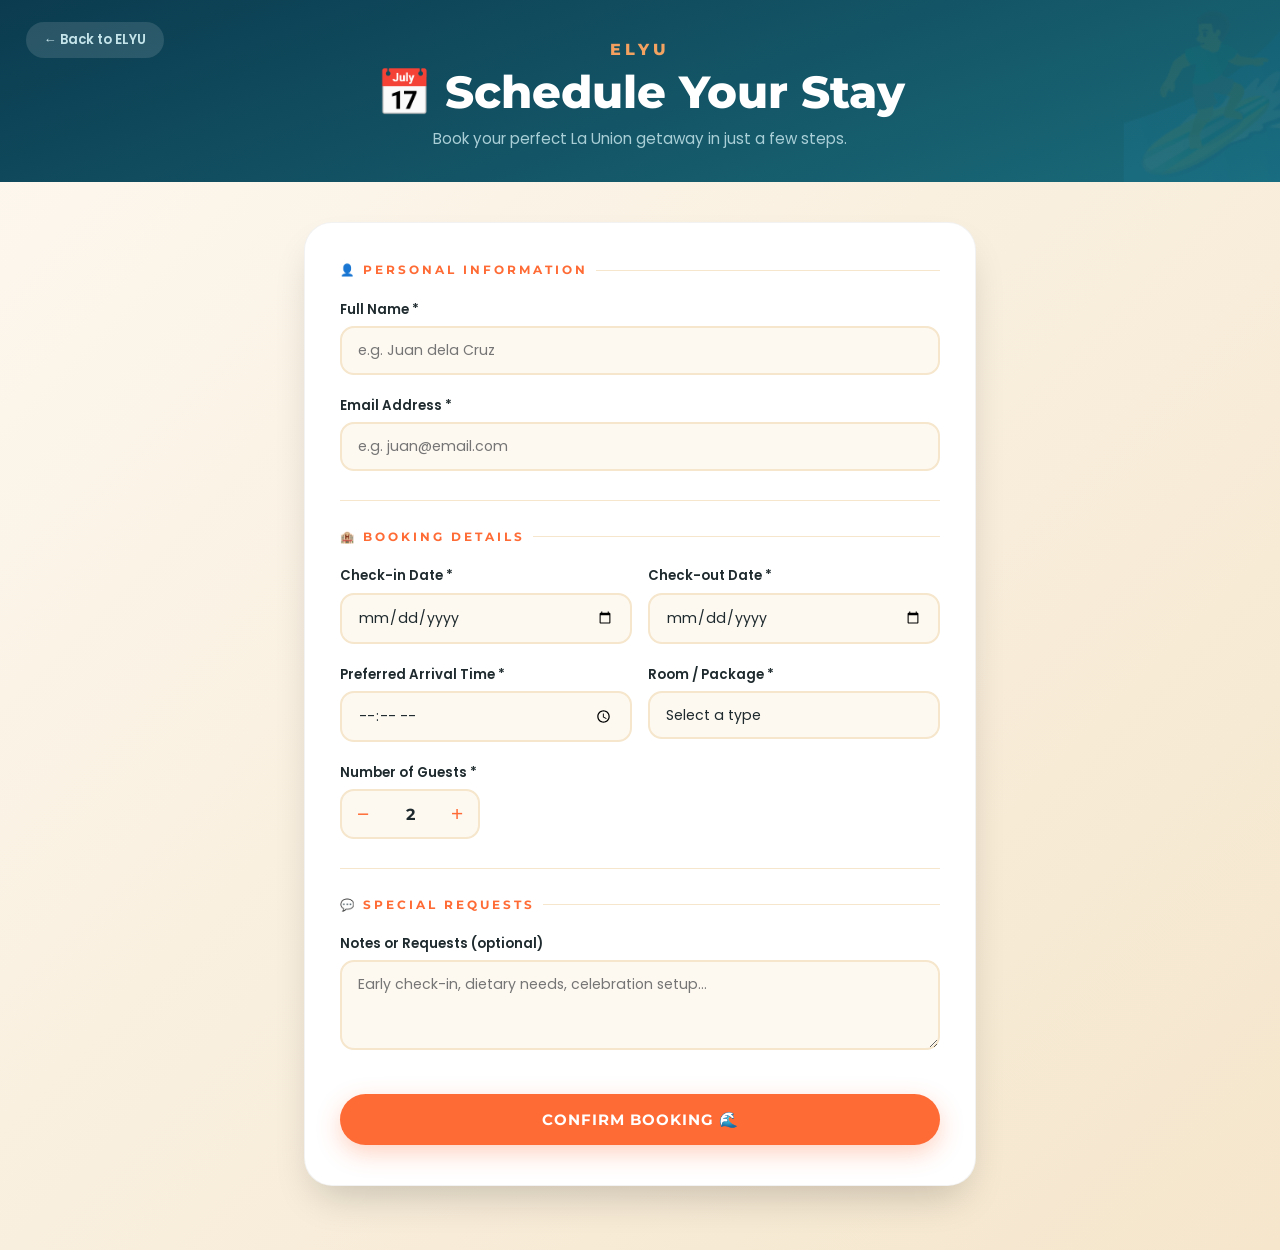
<file: scheduling.html>
<!DOCTYPE html>
<html lang="en">

<head>
    <meta charset="UTF-8">
    <meta name="viewport" content="width=device-width, initial-scale=1.0">
    <title>Schedule Your Stay | ELYU La Union</title>
    <link rel="preconnect" href="https://fonts.googleapis.com">
    <link rel="preconnect" href="https://fonts.gstatic.com" crossorigin>
    <link
        href="https://fonts.googleapis.com/css2?family=Montserrat:wght@400;600;700;800&family=Poppins:wght@400;500;600&display=swap"
        rel="stylesheet">
    <style>
        *,
        *::before,
        *::after {
            margin: 0;
            padding: 0;
            box-sizing: border-box;
        }

        :root {
            --sunset-orange: #FF6B35;
            --sunset-coral: #F4A261;
            --sunset-gold: #E9C46A;
            --ocean-deep: #0B3B4F;
            --ocean-wave: #1A6B7A;
            --ocean-shallow: #4AA3B0;
            --ocean-mist: #C4E4EA;
            --sand-light: #FDF8F0;
            --sand-warm: #F5E6CC;
            --terracotta: #C1612E;
            --terracotta-dk: #9B451D;
            --text-dark: #1E2A2E;
            --text-light: #5A6B6F;
            --bg-body: linear-gradient(135deg, #FDF8F0 0%, #F5E6CC 100%);
            --sidebar-gradient: linear-gradient(160deg, #0B3B4F 0%, #1A6B7A 100%);
            --sunset-gradient: linear-gradient(145deg, #FF6B35, #F4A261, #E9C46A);
            --shadow-md: 0 10px 30px rgba(0, 0, 0, 0.12);
            --shadow-lg: 0 20px 40px -12px rgba(0, 0, 0, 0.2);
            --radius: 28px;
            --font-head: 'Montserrat', sans-serif;
            --font-body: 'Poppins', sans-serif;
        }

        html {
            scroll-behavior: smooth;
        }

        body {
            font-family: var(--font-body);
            background: var(--bg-body);
            color: var(--text-dark);
            min-height: 100vh;
        }

        /* ---- PAGE HEADER ---- */
        .page-header {
            background: var(--sidebar-gradient);
            padding: 2.5rem 2rem 2rem;
            text-align: center;
            position: relative;
            overflow: hidden;
        }

        .page-header::before {
            content: '🏄‍♂️';
            position: absolute;
            font-size: 10rem;
            opacity: 0.06;
            right: -2rem;
            bottom: -2rem;
            pointer-events: none;
        }

        .header-back {
            position: absolute;
            top: 1.4rem;
            left: 1.6rem;
            background: rgba(255, 255, 255, 0.12);
            border: none;
            color: var(--ocean-mist);
            padding: 8px 18px;
            border-radius: 50px;
            font-family: var(--font-body);
            font-size: 0.82rem;
            font-weight: 600;
            cursor: pointer;
            text-decoration: none;
            transition: background 0.2s ease;
            display: inline-flex;
            align-items: center;
            gap: 5px;
        }

        .header-back:hover {
            background: var(--sunset-orange);
            color: white;
        }

        .page-header .logo {
            font-family: var(--font-head);
            font-size: 1rem;
            font-weight: 800;
            letter-spacing: 4px;
            background: var(--sunset-gradient);
            -webkit-background-clip: text;
            background-clip: text;
            color: transparent;
            margin-bottom: 0.4rem;
        }

        .page-header h1 {
            font-family: var(--font-head);
            font-size: clamp(1.6rem, 5vw, 2.8rem);
            font-weight: 800;
            color: white;
            margin-bottom: 0.5rem;
        }

        .page-header p {
            color: var(--ocean-mist);
            font-size: 0.95rem;
            opacity: 0.85;
        }

        /* ---- MAIN CONTAINER ---- */
        .container {
            max-width: 720px;
            margin: 0 auto;
            padding: 2.5rem 1.5rem 4rem;
        }

        /* ---- FORM CARD ---- */
        .form-card {
            background: white;
            border-radius: var(--radius);
            padding: 2.5rem 2.2rem;
            box-shadow: var(--shadow-lg);
            border: 1px solid rgba(0, 0, 0, 0.05);
        }

        .form-section-title {
            font-family: var(--font-head);
            font-size: 0.72rem;
            font-weight: 700;
            letter-spacing: 3px;
            text-transform: uppercase;
            color: var(--sunset-orange);
            margin-bottom: 1.4rem;
            display: flex;
            align-items: center;
            gap: 8px;
        }

        .form-section-title::after {
            content: '';
            flex: 1;
            height: 1px;
            background: var(--sand-warm);
        }

        .form-group {
            margin-bottom: 1.3rem;
        }

        .form-group label {
            display: block;
            font-size: 0.83rem;
            font-weight: 600;
            color: var(--text-dark);
            margin-bottom: 0.4rem;
        }

        .form-group input,
        .form-group select,
        .form-group textarea {
            width: 100%;
            padding: 12px 16px;
            border: 2px solid var(--sand-warm);
            border-radius: 14px;
            font-family: var(--font-body);
            font-size: 0.88rem;
            color: var(--text-dark);
            background: var(--sand-light);
            transition: border-color 0.2s ease, box-shadow 0.2s ease;
            outline: none;
            appearance: none;
            -webkit-appearance: none;
        }

        .form-group input:focus,
        .form-group select:focus,
        .form-group textarea:focus {
            border-color: var(--sunset-orange);
            box-shadow: 0 0 0 3px rgba(255, 107, 53, 0.12);
            background: white;
        }

        .form-group textarea {
            resize: vertical;
            min-height: 90px;
        }

        .form-row {
            display: grid;
            grid-template-columns: 1fr 1fr;
            gap: 1rem;
        }

        .form-divider {
            height: 1px;
            background: var(--sand-warm);
            margin: 1.8rem 0;
        }

        /* Guest count stepper */
        .guest-stepper {
            display: flex;
            align-items: center;
            gap: 0;
            border: 2px solid var(--sand-warm);
            border-radius: 14px;
            overflow: hidden;
            background: var(--sand-light);
            width: fit-content;
            min-width: 140px;
        }

        .stepper-btn {
            background: none;
            border: none;
            width: 42px;
            height: 46px;
            font-size: 1.3rem;
            cursor: pointer;
            color: var(--sunset-orange);
            transition: background 0.2s ease;
            flex-shrink: 0;
        }

        .stepper-btn:hover {
            background: var(--sand-warm);
        }

        .stepper-count {
            flex: 1;
            text-align: center;
            font-weight: 700;
            font-size: 1rem;
            color: var(--text-dark);
            font-family: var(--font-head);
            min-width: 40px;
        }

        /* Submit */
        .submit-btn {
            width: 100%;
            padding: 16px;
            background: var(--sunset-orange);
            color: white;
            border: none;
            border-radius: 50px;
            font-family: var(--font-head);
            font-size: 0.95rem;
            font-weight: 700;
            letter-spacing: 1px;
            text-transform: uppercase;
            cursor: pointer;
            transition: background 0.2s ease, transform 0.2s ease, box-shadow 0.2s ease;
            margin-top: 1rem;
            box-shadow: 0 8px 25px rgba(255, 107, 53, 0.3);
        }

        .submit-btn:hover {
            background: var(--terracotta-dk);
            transform: translateY(-2px);
            box-shadow: 0 12px 30px rgba(255, 107, 53, 0.35);
        }

        .submit-btn:active {
            transform: translateY(0);
        }

        /* ---- CONFIRMATION ---- */
        .confirmation {
            display: none;
            text-align: center;
            padding: 3rem 2rem;
            animation: fadeSlideUp 0.6s ease both;
        }

        .confirmation.visible {
            display: block;
        }

        @keyframes fadeSlideUp {
            from {
                opacity: 0;
                transform: translateY(20px);
            }

            to {
                opacity: 1;
                transform: translateY(0);
            }
        }

        .confirm-icon {
            font-size: 4rem;
            margin-bottom: 1rem;
            display: block;
            animation: popIn 0.5s 0.2s cubic-bezier(0.2, 0.9, 0.4, 1.2) both;
        }

        @keyframes popIn {
            from {
                opacity: 0;
                transform: scale(0.5);
            }

            to {
                opacity: 1;
                transform: scale(1);
            }
        }

        .confirmation h2 {
            font-family: var(--font-head);
            font-size: 1.8rem;
            font-weight: 800;
            color: var(--ocean-deep);
            margin-bottom: 0.8rem;
        }

        .confirmation p {
            color: var(--text-light);
            font-size: 0.92rem;
            line-height: 1.6;
            max-width: 400px;
            margin: 0 auto 1.6rem;
        }

        .confirm-ref {
            display: inline-block;
            background: var(--sand-warm);
            border-radius: 12px;
            padding: 0.6rem 1.4rem;
            font-size: 0.82rem;
            font-weight: 700;
            color: var(--sunset-orange);
            letter-spacing: 2px;
            margin-bottom: 1.8rem;
        }

        .confirm-details {
            background: var(--sand-light);
            border-radius: 18px;
            padding: 1.2rem 1.4rem;
            text-align: left;
            margin-bottom: 1.8rem;
            border: 1px solid var(--sand-warm);
        }

        .confirm-detail-row {
            display: flex;
            justify-content: space-between;
            align-items: center;
            padding: 0.4rem 0;
            font-size: 0.84rem;
            border-bottom: 1px solid rgba(0, 0, 0, 0.04);
        }

        .confirm-detail-row:last-child {
            border-bottom: none;
        }

        .confirm-detail-row span:first-child {
            color: var(--text-light);
        }

        .confirm-detail-row span:last-child {
            font-weight: 600;
            color: var(--text-dark);
        }

        .btn-back-home {
            display: inline-block;
            background: var(--sunset-orange);
            color: white;
            padding: 13px 36px;
            border-radius: 50px;
            text-decoration: none;
            font-family: var(--font-head);
            font-weight: 700;
            font-size: 0.88rem;
            letter-spacing: 1px;
            transition: background 0.2s ease, transform 0.2s ease;
        }

        .btn-back-home:hover {
            background: var(--terracotta-dk);
            transform: translateY(-2px);
        }

        /* ---- RESPONSIVE ---- */
        @media (max-width: 600px) {
            .form-card {
                padding: 1.8rem 1.2rem;
            }

            .form-row {
                grid-template-columns: 1fr;
            }

            .page-header {
                padding: 3.5rem 1.2rem 1.6rem;
            }
        }
    </style>
</head>

<body>

    <div class="page-header">
        <a href="ELYU-PROJECT2.html" class="header-back">← Back to ELYU</a>
        <div class="logo">ELYU</div>
        <h1>📅 Schedule Your Stay</h1>
        <p>Book your perfect La Union getaway in just a few steps.</p>
    </div>

    <div class="container">
        <div class="form-card" id="formCard">

            <!-- PERSONAL INFO -->
            <div class="form-section-title">👤 Personal Information</div>

            <div class="form-group">
                <label for="fullName">Full Name *</label>
                <input type="text" id="fullName" placeholder="e.g. Juan dela Cruz" required>
            </div>

            <div class="form-group">
                <label for="email">Email Address *</label>
                <input type="email" id="email" placeholder="e.g. juan@email.com" required>
            </div>

            <div class="form-divider"></div>

            <!-- BOOKING DETAILS -->
            <div class="form-section-title">🏨 Booking Details</div>

            <div class="form-row">
                <div class="form-group">
                    <label for="checkIn">Check-in Date *</label>
                    <input type="date" id="checkIn" required>
                </div>
                <div class="form-group">
                    <label for="checkOut">Check-out Date *</label>
                    <input type="date" id="checkOut" required>
                </div>
            </div>

            <div class="form-row">
                <div class="form-group">
                    <label for="arrivalTime">Preferred Arrival Time *</label>
                    <input type="time" id="arrivalTime" required>
                </div>
                <div class="form-group">
                    <label for="roomType">Room / Package *</label>
                    <select id="roomType" required>
                        <option value="" disabled selected>Select a type</option>
                        <option>Beachfront Dorm</option>
                        <option>Standard Room</option>
                        <option>Deluxe Ocean View</option>
                        <option>Suite</option>
                        <option>Family Package</option>
                        <option>Surf Package</option>
                    </select>
                </div>
            </div>

            <div class="form-group">
                <label>Number of Guests *</label>
                <div class="guest-stepper">
                    <button class="stepper-btn" id="guestMinus" type="button" aria-label="Decrease guests">−</button>
                    <span class="stepper-count" id="guestCount">2</span>
                    <button class="stepper-btn" id="guestPlus" type="button" aria-label="Increase guests">+</button>
                </div>
            </div>

            <div class="form-divider"></div>

            <!-- SPECIAL REQUESTS -->
            <div class="form-section-title">💬 Special Requests</div>

            <div class="form-group">
                <label for="requests">Notes or Requests (optional)</label>
                <textarea id="requests" placeholder="Early check-in, dietary needs, celebration setup…"></textarea>
            </div>

            <button class="submit-btn" id="submitBtn" type="button">Confirm Booking 🌊</button>
        </div>

        <!-- CONFIRMATION MESSAGE -->
        <div class="confirmation" id="confirmationBox">
            <span class="confirm-icon">🎉</span>
            <h2>You're All Set!</h2>
            <p>Your stay in La Union has been scheduled. A confirmation has been sent to your email.</p>
            <div class="confirm-ref" id="confirmRef">REF: ELYU-000000</div>
            <div class="confirm-details" id="confirmDetails"></div>
            <a href="ELYU-PROJECT2.html" class="btn-back-home">← Back to ELYU</a>
        </div>
    </div>

    <script>
        // Set min date to today
        const today = new Date().toISOString().split('T')[0];
        document.getElementById('checkIn').min = today;
        document.getElementById('checkOut').min = today;

        document.getElementById('checkIn').addEventListener('change', function () {
            document.getElementById('checkOut').min = this.value;
        });

        // Guest stepper
        let guests = 2;
        const guestCountEl = document.getElementById('guestCount');

        document.getElementById('guestMinus').addEventListener('click', function () {
            if (guests > 1) { guests--; guestCountEl.textContent = guests; }
        });

        document.getElementById('guestPlus').addEventListener('click', function () {
            if (guests < 20) { guests++; guestCountEl.textContent = guests; }
        });

        // Submit
        document.getElementById('submitBtn').addEventListener('click', function () {
            const name = document.getElementById('fullName').value.trim();
            const email = document.getElementById('email').value.trim();
            const checkIn = document.getElementById('checkIn').value;
            const checkOut = document.getElementById('checkOut').value;
            const arrTime = document.getElementById('arrivalTime').value;
            const roomType = document.getElementById('roomType').value;

            // Basic validation
            if (!name || !email || !checkIn || !checkOut || !arrTime || !roomType) {
                alert('Please fill in all required fields before confirming.');
                return;
            }

            if (new Date(checkOut) <= new Date(checkIn)) {
                alert('Check-out date must be after check-in date.');
                return;
            }

            // Build ref number
            const ref = 'ELYU-' + Math.random().toString(36).substring(2, 8).toUpperCase();
            document.getElementById('confirmRef').textContent = 'REF: ' + ref;

            // Build confirm details
            const fmt = d => new Date(d + 'T00:00:00').toLocaleDateString('en-PH', { year: 'numeric', month: 'long', day: 'numeric' });
            document.getElementById('confirmDetails').innerHTML = `
                <div class="confirm-detail-row"><span>Guest Name</span><span>${name}</span></div>
                <div class="confirm-detail-row"><span>Email</span><span>${email}</span></div>
                <div class="confirm-detail-row"><span>Check-in</span><span>${fmt(checkIn)}</span></div>
                <div class="confirm-detail-row"><span>Check-out</span><span>${fmt(checkOut)}</span></div>
                <div class="confirm-detail-row"><span>Arrival Time</span><span>${arrTime}</span></div>
                <div class="confirm-detail-row"><span>Room / Package</span><span>${roomType}</span></div>
                <div class="confirm-detail-row"><span>Guests</span><span>${guests} person${guests > 1 ? 's' : ''}</span></div>
            `;

            // Switch views
            document.getElementById('formCard').style.display = 'none';
            const box = document.getElementById('confirmationBox');
            box.classList.add('visible');
            box.scrollIntoView({ behavior: 'smooth', block: 'start' });
        });
    </script>
</body>

</html>
</file>
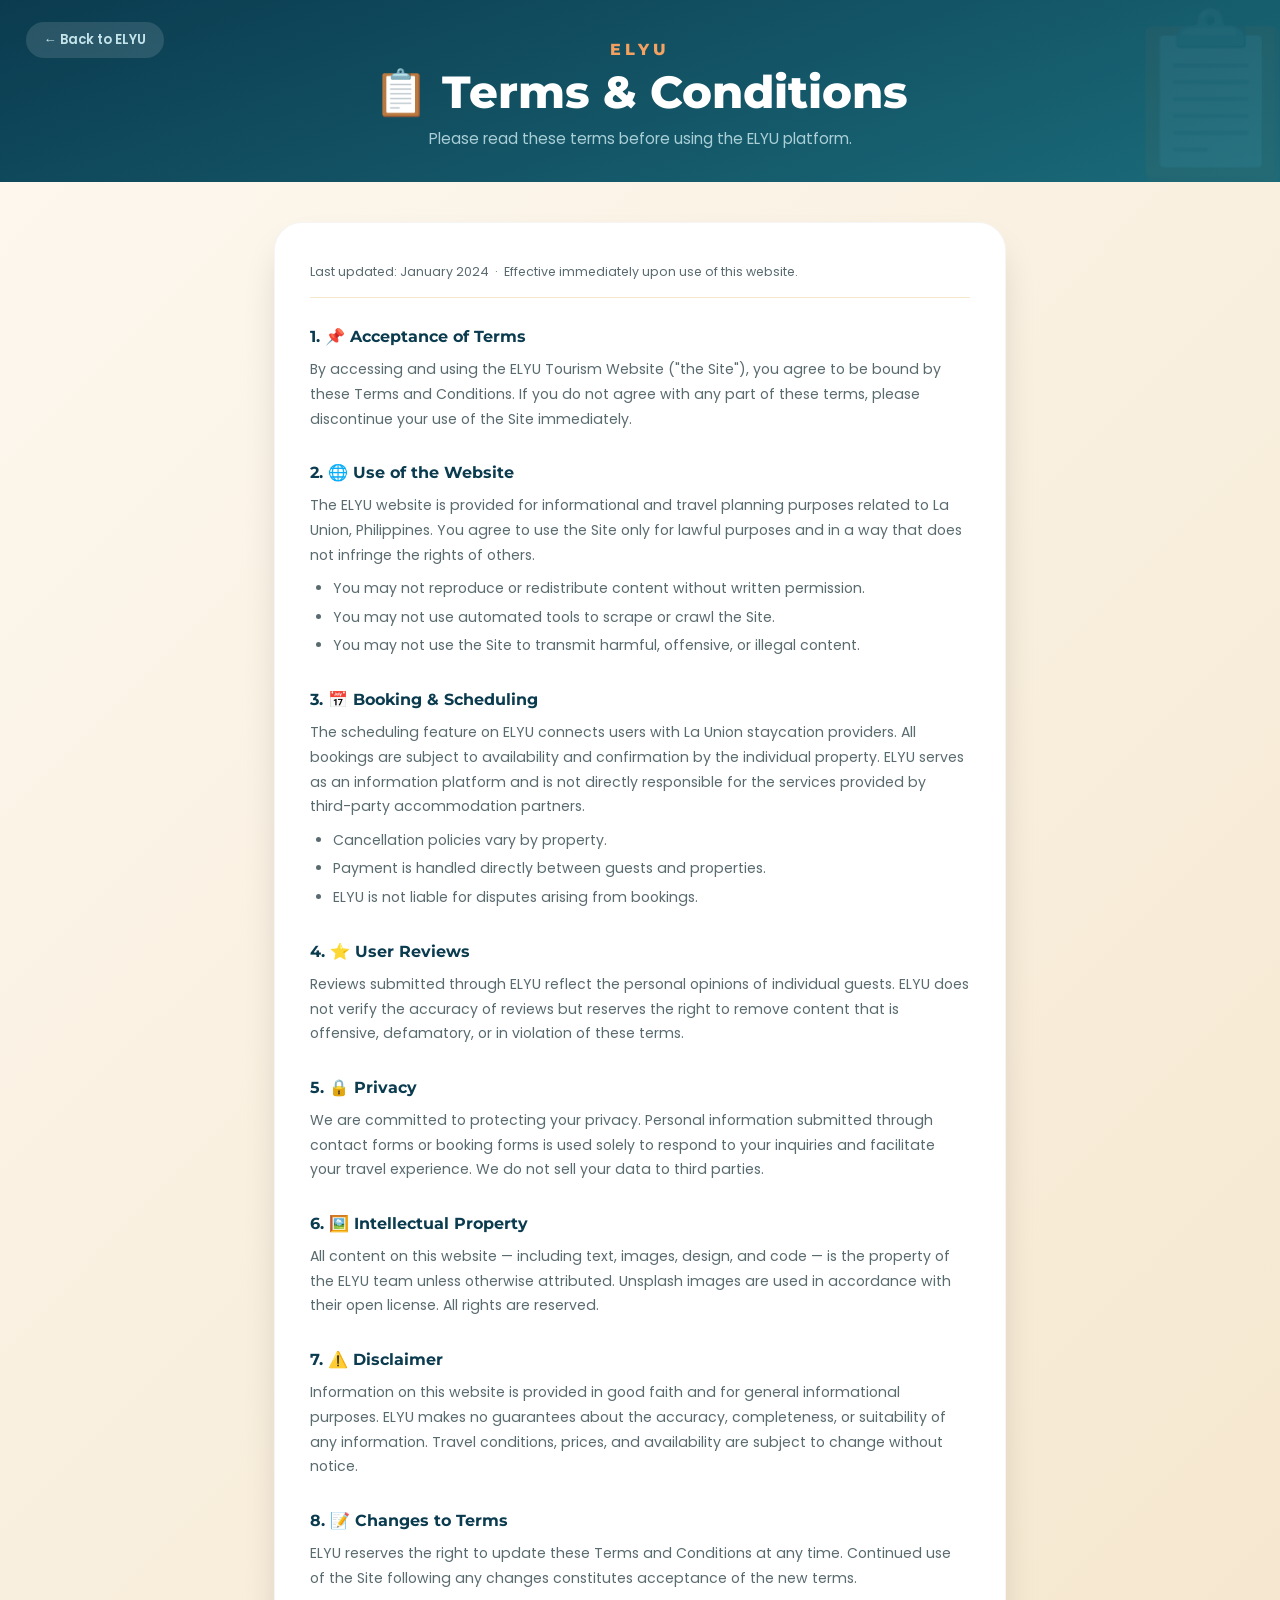
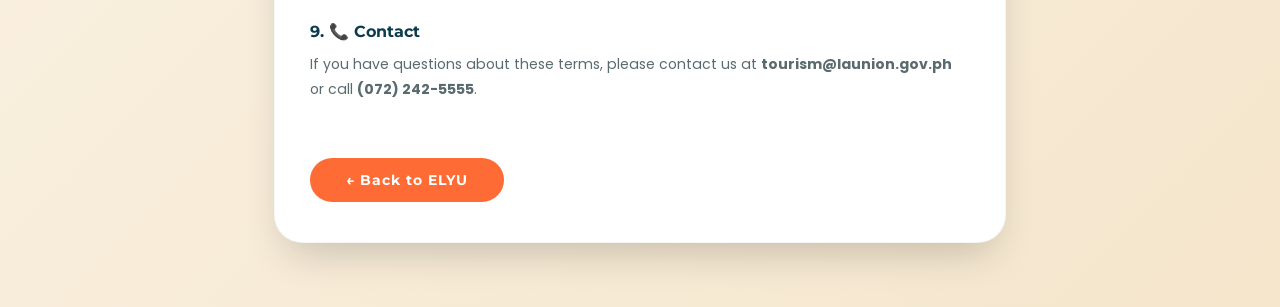
<file: terms.html>
<!DOCTYPE html>
<html lang="en">

<head>
    <meta charset="UTF-8">
    <meta name="viewport" content="width=device-width, initial-scale=1.0">
    <title>Terms & Conditions | ELYU La Union</title>
    <link rel="preconnect" href="https://fonts.googleapis.com">
    <link rel="preconnect" href="https://fonts.gstatic.com" crossorigin>
    <link
        href="https://fonts.googleapis.com/css2?family=Montserrat:wght@400;600;700;800&family=Poppins:wght@400;500;600&display=swap"
        rel="stylesheet">
    <style>
        *,
        *::before,
        *::after {
            margin: 0;
            padding: 0;
            box-sizing: border-box;
        }

        :root {
            --sunset-orange: #FF6B35;
            --ocean-deep: #0B3B4F;
            --ocean-mist: #C4E4EA;
            --sand-light: #FDF8F0;
            --sand-warm: #F5E6CC;
            --terracotta-dk: #9B451D;
            --text-dark: #1E2A2E;
            --text-light: #5A6B6F;
            --bg-body: linear-gradient(135deg, #FDF8F0 0%, #F5E6CC 100%);
            --sidebar-gradient: linear-gradient(160deg, #0B3B4F 0%, #1A6B7A 100%);
            --sunset-gradient: linear-gradient(145deg, #FF6B35, #F4A261, #E9C46A);
            --shadow-sm: 0 5px 20px rgba(0, 0, 0, 0.08);
            --shadow-lg: 0 20px 40px -12px rgba(0, 0, 0, 0.2);
            --font-head: 'Montserrat', sans-serif;
            --font-body: 'Poppins', sans-serif;
        }

        html {
            scroll-behavior: smooth;
        }

        body {
            font-family: var(--font-body);
            background: var(--bg-body);
            color: var(--text-dark);
            min-height: 100vh;
        }

        .page-header {
            background: var(--sidebar-gradient);
            padding: 2.5rem 2rem 2rem;
            text-align: center;
            position: relative;
            overflow: hidden;
        }

        .page-header::before {
            content: '📋';
            position: absolute;
            font-size: 10rem;
            opacity: 0.06;
            right: -2rem;
            bottom: -2rem;
            pointer-events: none;
        }

        .header-back {
            position: absolute;
            top: 1.4rem;
            left: 1.6rem;
            background: rgba(255, 255, 255, 0.12);
            border: none;
            color: var(--ocean-mist);
            padding: 8px 18px;
            border-radius: 50px;
            font-family: var(--font-body);
            font-size: 0.82rem;
            font-weight: 600;
            cursor: pointer;
            text-decoration: none;
            transition: background 0.2s;
            display: inline-flex;
            align-items: center;
            gap: 5px;
        }

        .header-back:hover {
            background: var(--sunset-orange);
            color: white;
        }

        .page-header .logo {
            font-family: var(--font-head);
            font-size: 1rem;
            font-weight: 800;
            letter-spacing: 4px;
            background: var(--sunset-gradient);
            -webkit-background-clip: text;
            background-clip: text;
            color: transparent;
            margin-bottom: 0.4rem;
        }

        .page-header h1 {
            font-family: var(--font-head);
            font-size: clamp(1.6rem, 5vw, 2.8rem);
            font-weight: 800;
            color: white;
            margin-bottom: 0.5rem;
        }

        .page-header p {
            color: var(--ocean-mist);
            font-size: 0.95rem;
            opacity: 0.85;
        }

        .container {
            max-width: 780px;
            margin: 0 auto;
            padding: 2.5rem 1.5rem 4rem;
        }

        .doc-card {
            background: white;
            border-radius: 28px;
            padding: 2.5rem 2.2rem;
            box-shadow: var(--shadow-lg);
            border: 1px solid rgba(0, 0, 0, 0.04);
        }

        .doc-updated {
            font-size: 0.78rem;
            color: var(--text-light);
            margin-bottom: 1.8rem;
            padding-bottom: 1rem;
            border-bottom: 1px solid var(--sand-warm);
        }

        .doc-section {
            margin-bottom: 2rem;
        }

        .doc-section h2 {
            font-family: var(--font-head);
            font-size: 1rem;
            font-weight: 700;
            color: var(--ocean-deep);
            margin-bottom: 0.7rem;
            display: flex;
            align-items: center;
            gap: 8px;
        }

        .doc-section p {
            font-size: 0.88rem;
            color: var(--text-light);
            line-height: 1.75;
            margin-bottom: 0.6rem;
        }

        .doc-section ul {
            padding-left: 1.4rem;
            margin-top: 0.4rem;
        }

        .doc-section ul li {
            font-size: 0.88rem;
            color: var(--text-light);
            line-height: 1.7;
            margin-bottom: 0.3rem;
        }

        .btn-home {
            display: inline-block;
            background: var(--sunset-orange);
            color: white;
            padding: 13px 36px;
            border-radius: 50px;
            text-decoration: none;
            font-family: var(--font-head);
            font-weight: 700;
            font-size: 0.88rem;
            letter-spacing: 1px;
            transition: background 0.2s, transform 0.2s;
            margin-top: 1.5rem;
        }

        .btn-home:hover {
            background: var(--terracotta-dk);
            transform: translateY(-2px);
        }

        @media(max-width:600px) {
            .doc-card {
                padding: 1.8rem 1.2rem;
            }

            .page-header {
                padding: 3.5rem 1.2rem 1.6rem;
            }
        }
    </style>
</head>

<body>
    <div class="page-header">
        <a href="ELYU-PROJECT2.html" class="header-back">← Back to ELYU</a>
        <div class="logo">ELYU</div>
        <h1>📋 Terms & Conditions</h1>
        <p>Please read these terms before using the ELYU platform.</p>
    </div>

    <div class="container">
        <div class="doc-card">
            <div class="doc-updated">Last updated: January 2024 &nbsp;·&nbsp; Effective immediately upon use of this
                website.</div>

            <div class="doc-section">
                <h2>1. 📌 Acceptance of Terms</h2>
                <p>By accessing and using the ELYU Tourism Website ("the Site"), you agree to be bound by these Terms
                    and Conditions. If you do not agree with any part of these terms, please discontinue your use of the
                    Site immediately.</p>
            </div>

            <div class="doc-section">
                <h2>2. 🌐 Use of the Website</h2>
                <p>The ELYU website is provided for informational and travel planning purposes related to La Union,
                    Philippines. You agree to use the Site only for lawful purposes and in a way that does not infringe
                    the rights of others.</p>
                <ul>
                    <li>You may not reproduce or redistribute content without written permission.</li>
                    <li>You may not use automated tools to scrape or crawl the Site.</li>
                    <li>You may not use the Site to transmit harmful, offensive, or illegal content.</li>
                </ul>
            </div>

            <div class="doc-section">
                <h2>3. 📅 Booking & Scheduling</h2>
                <p>The scheduling feature on ELYU connects users with La Union staycation providers. All bookings are
                    subject to availability and confirmation by the individual property. ELYU serves as an information
                    platform and is not directly responsible for the services provided by third-party accommodation
                    partners.</p>
                <ul>
                    <li>Cancellation policies vary by property.</li>
                    <li>Payment is handled directly between guests and properties.</li>
                    <li>ELYU is not liable for disputes arising from bookings.</li>
                </ul>
            </div>

            <div class="doc-section">
                <h2>4. ⭐ User Reviews</h2>
                <p>Reviews submitted through ELYU reflect the personal opinions of individual guests. ELYU does not
                    verify the accuracy of reviews but reserves the right to remove content that is offensive,
                    defamatory, or in violation of these terms.</p>
            </div>

            <div class="doc-section">
                <h2>5. 🔒 Privacy</h2>
                <p>We are committed to protecting your privacy. Personal information submitted through contact forms or
                    booking forms is used solely to respond to your inquiries and facilitate your travel experience. We
                    do not sell your data to third parties.</p>
            </div>

            <div class="doc-section">
                <h2>6. 🖼️ Intellectual Property</h2>
                <p>All content on this website — including text, images, design, and code — is the property of the ELYU
                    team unless otherwise attributed. Unsplash images are used in accordance with their open license.
                    All rights are reserved.</p>
            </div>

            <div class="doc-section">
                <h2>7. ⚠️ Disclaimer</h2>
                <p>Information on this website is provided in good faith and for general informational purposes. ELYU
                    makes no guarantees about the accuracy, completeness, or suitability of any information. Travel
                    conditions, prices, and availability are subject to change without notice.</p>
            </div>

            <div class="doc-section">
                <h2>8. 📝 Changes to Terms</h2>
                <p>ELYU reserves the right to update these Terms and Conditions at any time. Continued use of the Site
                    following any changes constitutes acceptance of the new terms.</p>
            </div>

            <div class="doc-section">
                <h2>9. 📞 Contact</h2>
                <p>If you have questions about these terms, please contact us at <strong>tourism@launion.gov.ph</strong>
                    or call <strong>(072) 242-5555</strong>.</p>
            </div>

            <a href="ELYU-PROJECT2.html" class="btn-home">← Back to ELYU</a>
        </div>
    </div>
</body>

</html>
</file>
<file: style.css>
/* ============================================================
   ELYU - La Union Tourism Website
   Enhanced CSS v2: Responsive Sidebar, Hamburger, Carousel,
   Footer, Restaurant Cards, Schedule Button
   WITH CLEAN DARK MODE - BRIGHT ELYU TEXT
   ============================================================ */

/* ----- RESET ----- */
*, *::before, *::after {
    margin: 0;
    padding: 0;
    box-sizing: border-box;
}

/* ============================================================
   CSS VARIABLES — LIGHT MODE (DEFAULT)
   ============================================================ */
:root {
    --primary-font: 'Montserrat', sans-serif;
    --body-font: 'Poppins', sans-serif;

    /* 🌅 SUNSET VIBES COLOR PALETTE */
    --sunset-orange: #FF6B35;
    --sunset-coral: #F4A261;
    --sunset-gold: #E9C46A;
    --sunset-pink: #E76F51;
    --sunset-glow: #FFB347;

    /* Ocean Waters */
    --ocean-deep: #0B3B4F;
    --ocean-wave: #1A6B7A;
    --ocean-shallow: #4AA3B0;
    --ocean-foam: #8DC9D4;
    --ocean-mist: #C4E4EA;

    /* Sand & Beach */
    --sand-light: #FDF8F0;
    --sand-warm: #F5E6CC;
    --sand-deep: #E8D5B5;

    /* Terracotta */
    --terracotta: #C1612E;
    --terracotta-dark: #9B451D;

    /* Text */
    --text-dark: #1E2A2E;
    --text-light: #5A6B6F;
    --text-white: #FFFFFF;

    /* Surfaces */
    --bg-body: linear-gradient(135deg, #FDF8F0 0%, #F5E6CC 100%);
    --bg-card: #ffffff;
    --bg-card-hover: #ffffff;
    --border-card: rgba(0,0,0,0.06);
    --text-card-title: #C1612E;
    --text-card-desc: #5A6B6F;
    --section-title-color: #0B3B4F;
    --contact-bg: #ffffff;
    --contact-text: #1E2A2E;

    /* Gradients */
    --sidebar-gradient: linear-gradient(160deg, #0B3B4F 0%, #1A6B7A 100%);
    --hero-gradient: linear-gradient(135deg, rgba(255,107,53,0.75), rgba(26,107,122,0.65));
    --sunset-gradient: linear-gradient(145deg, #FF6B35, #F4A261, #E9C46A);
    --ocean-gradient: linear-gradient(145deg, #0B3B4F, #1A6B7A, #4AA3B0);

    /* Layout */
    --sidebar-width: 260px;
    --sidebar-collapsed: 70px;
    --transition: all 0.35s cubic-bezier(0.2, 0.9, 0.4, 1.1);
    --transition-fast: all 0.2s ease;
    --shadow-sm: 0 5px 20px rgba(0,0,0,0.08);
    --shadow-md: 0 10px 30px rgba(0,0,0,0.12);
    --shadow-lg: 0 20px 40px -12px rgba(0,0,0,0.2);
    --border-radius-lg: 48px;
    --border-radius-md: 32px;
    --border-radius-sm: 24px;
}

/* ============================================================
   DARK MODE VARIABLES
   ============================================================ */
body.dark-mode {
    --sand-light: #0d1b2a;
    --sand-warm: #0a1520;
    --sand-deep: #112233;
    --bg-body: linear-gradient(135deg, #0d1b2a 0%, #0a1520 100%);
    --bg-card: #112233;
    --bg-card-hover: #1a2e44;
    --border-card: rgba(255,255,255,0.07);
    --text-dark: #e8f4f8;
    --text-light: #8aabb8;
    --text-card-title: #FFB347;
    --text-card-desc: #8aabb8;
    --section-title-color: #C4E4EA;
    --sidebar-gradient: linear-gradient(160deg, #06202e 0%, #0d3040 100%);
    --contact-bg: #112233;
    --contact-text: #e8f4f8;
    --ocean-deep: #C4E4EA;
}

/* ============================================================
   BODY
   ============================================================ */
html { scroll-behavior: smooth; }

body {
    font-family: var(--body-font);
    background: var(--bg-body);
    color: var(--text-dark);
    min-height: 100vh;
    transition: background 0.4s ease, color 0.4s ease;
}

/* ============================================================
   HAMBURGER BUTTON (mobile only)
   ============================================================ */
.hamburger-btn {
    display: none;
    position: fixed;
    top: 14px;
    left: 14px;
    z-index: 1100;
    background: var(--sunset-orange);
    border: none;
    width: 46px;
    height: 46px;
    border-radius: 12px;
    cursor: pointer;
    flex-direction: column;
    align-items: center;
    justify-content: center;
    gap: 5px;
    padding: 10px;
    box-shadow: var(--shadow-md);
    transition: background 0.2s ease, transform 0.2s ease;
}

.hamburger-btn span {
    display: block;
    width: 22px;
    height: 2.5px;
    background: white;
    border-radius: 4px;
    transition: transform 0.3s ease, opacity 0.3s ease;
}

.hamburger-btn.open span:nth-child(1) { transform: translateY(7.5px) rotate(45deg); }
.hamburger-btn.open span:nth-child(2) { opacity: 0; }
.hamburger-btn.open span:nth-child(3) { transform: translateY(-7.5px) rotate(-45deg); }

.hamburger-btn:hover { background: var(--terracotta-dark); transform: scale(1.05); }

/* ============================================================
   SIDEBAR OVERLAY (mobile backdrop)
   ============================================================ */
.sidebar-overlay {
    display: none;
    position: fixed;
    inset: 0;
    background: rgba(0,0,0,0.55);
    backdrop-filter: blur(4px);
    z-index: 990;
    opacity: 0;
    transition: opacity 0.3s ease;
}

.sidebar-overlay.active {
    opacity: 1;
    pointer-events: all;
}

/* ============================================================
   SIDEBAR
   ============================================================ */
.sidebar {
    width: var(--sidebar-width);
    height: 100vh;
    background: var(--sidebar-gradient);
    position: fixed;
    top: 0;
    left: 0;
    padding: 45px 18px 20px;
    display: flex;
    flex-direction: column;
    z-index: 1000;
    transition: width 0.38s cubic-bezier(0.4, 0, 0.2, 1),
                padding 0.38s ease,
                transform 0.38s cubic-bezier(0.4, 0, 0.2, 1);
    box-shadow: 6px 0 25px rgba(0,0,0,0.18);
    overflow: hidden;
}

.sidebar.collapsed {
    width: var(--sidebar-collapsed);
    padding: 45px 10px 20px;
}

/* Logo area */
.logo-container {
    display: flex;
    flex-direction: column;
    align-items: center;
    margin-bottom: 35px;
    transition: var(--transition);
    min-height: 130px;
}

.sidebar.collapsed .logo-container {
    min-height: 60px;
    margin-bottom: 15px;
}

.real-img {
    width: 90px;
    height: 90px;
    object-fit: cover;
    border-radius: 50%;
    border: 3px solid var(--sunset-gold);
    box-shadow: var(--shadow-md);
    transition: transform 0.3s ease, width 0.38s ease, height 0.38s ease;
    flex-shrink: 0;
}

.real-img:hover { transform: scale(1.05); }

.sidebar.collapsed .real-img { width: 42px; height: 42px; }

.logo-text {
    margin-top: 10px;
    font-size: 1.4rem;
    letter-spacing: 4px;
    font-family: var(--primary-font);
    font-weight: 800;
    background: var(--sunset-gradient);
    -webkit-background-clip: text;
    background-clip: text;
    color: transparent;
    white-space: nowrap;
    transition: opacity 0.25s ease, max-height 0.38s ease;
    overflow: hidden;
    max-height: 40px;
}

.sidebar.collapsed .logo-text {
    opacity: 0;
    max-height: 0;
    margin-top: 0;
}

/* Nav links */
.sidebar nav {
    display: flex;
    flex-direction: column;
    gap: 6px;
    flex: 1;
    overflow-y: auto;
    overflow-x: hidden;
    scrollbar-width: none;
}
.sidebar nav::-webkit-scrollbar { display: none; }

.sidebar nav a {
    color: var(--ocean-mist);
    text-decoration: none;
    font-weight: 600;
    padding: 11px 14px;
    border-radius: 50px;
    transition: var(--transition);
    background: rgba(255,255,255,0.06);
    backdrop-filter: blur(2px);
    font-size: 0.88rem;
    display: flex;
    align-items: center;
    gap: 10px;
    white-space: nowrap;
    overflow: hidden;
}

.sidebar nav a .nav-icon {
    font-size: 1.1rem;
    flex-shrink: 0;
    width: 22px;
    text-align: center;
}

.nav-label { transition: opacity 0.25s ease; }
.sidebar.collapsed .nav-label { opacity: 0; }

.sidebar nav a:hover {
    background: var(--sunset-orange);
    color: white;
    transform: translateX(5px);
    box-shadow: var(--shadow-sm);
}

.sidebar.collapsed nav a:hover { transform: translateX(0) scale(1.1); }

/* Sidebar bottom controls */
.sidebar-controls {
    display: flex;
    flex-direction: column;
    gap: 8px;
    margin-top: 12px;
    padding-top: 12px;
    border-top: 1px solid rgba(255,255,255,0.1);
}

.sidebar-toggle-btn {
    background: rgba(255,255,255,0.1);
    border: none;
    color: var(--ocean-mist);
    padding: 10px 14px;
    border-radius: 50px;
    cursor: pointer;
    font-size: 1rem;
    transition: var(--transition);
    display: flex;
    align-items: center;
    gap: 10px;
    font-family: var(--body-font);
    font-weight: 600;
    white-space: nowrap;
    overflow: hidden;
}

.sidebar-toggle-btn:hover { background: var(--sunset-orange); color: white; }
.sidebar-toggle-btn .btn-label { transition: opacity 0.25s ease; font-size: 0.82rem; }
.sidebar.collapsed .sidebar-toggle-btn .btn-label { opacity: 0; }

/* Dark Mode Toggle Button */
.dark-toggle-btn {
    background: rgba(255,255,255,0.1);
    border: none;
    color: var(--ocean-mist);
    padding: 10px 14px;
    border-radius: 50px;
    cursor: pointer;
    font-size: 1rem;
    transition: var(--transition);
    display: flex;
    align-items: center;
    gap: 10px;
    font-family: var(--body-font);
    font-weight: 600;
    white-space: nowrap;
    overflow: hidden;
}

.dark-toggle-btn:hover { background: var(--sunset-gold); color: var(--ocean-deep); }
.dark-toggle-btn .btn-label { font-size: 0.82rem; transition: opacity 0.25s ease; }
.sidebar.collapsed .dark-toggle-btn .btn-label { opacity: 0; }

/* ============================================================
   MAIN CONTENT
   ============================================================ */
main {
    margin-left: var(--sidebar-width);
    width: calc(100% - var(--sidebar-width));
    padding: 20px 40px;
    transition: margin-left 0.38s cubic-bezier(0.4,0,0.2,1),
                width 0.38s cubic-bezier(0.4,0,0.2,1);
}

main.shifted {
    margin-left: var(--sidebar-collapsed);
    width: calc(100% - var(--sidebar-collapsed));
}

section {
    min-height: 85vh;
    padding: 30px 40px;
    display: flex;
    flex-direction: column;
    justify-content: center;
    scroll-margin-top: 20px;
}

/* ============================================================
   HERO SECTION
   ============================================================ */
.hero {
    background: var(--hero-gradient), url('LAUNION.jpg');
    background-size: cover;
    background-position: center 30%;
    background-repeat: no-repeat;
    border-radius: var(--border-radius-lg);
    padding: 90px 65px;
    min-height: 75vh;
    display: flex;
    flex-direction: column;
    justify-content: center;
    box-shadow: var(--shadow-lg);
    position: relative;
    overflow: hidden;
}

.hero::before {
    content: '';
    position: absolute;
    bottom: 0; left: 0; right: 0;
    height: 80px;
    background: linear-gradient(to top, rgba(11,59,79,0.4), transparent);
    pointer-events: none;
}

.hero h1 {
    font-size: clamp(2.5rem, 5vw, 5.5rem);
    font-weight: 800;
    font-family: var(--primary-font);
    color: white;
    text-shadow: 2px 4px 15px rgba(0,0,0,0.4);
    line-height: 1.15;
    margin-bottom: 1.2rem;
    max-width: 750px;
    position: relative;
    z-index: 3;
    animation: fadeSlideUp 0.9s ease both;
}

.hero p {
    font-size: clamp(1rem, 2vw, 1.5rem);
    color: var(--sand-light);
    font-weight: 500;
    max-width: 550px;
    text-shadow: 1px 2px 8px rgba(0,0,0,0.3);
    margin-bottom: 2rem;
    position: relative;
    z-index: 3;
    animation: fadeSlideUp 0.9s 0.15s ease both;
}

@keyframes fadeSlideUp {
    from { opacity: 0; transform: translateY(30px); }
    to   { opacity: 1; transform: translateY(0); }
}

/* ============================================================
   BUTTONS
   ============================================================ */
.explore-btn {
    font-size: 0.9rem;
    background: var(--sunset-orange);
    color: white;
    padding: 14px 45px;
    border-radius: 50px;
    text-decoration: none;
    font-weight: 700;
    text-transform: uppercase;
    font-family: var(--primary-font);
    width: fit-content;
    transition: var(--transition);
    box-shadow: 0 8px 25px rgba(0,0,0,0.2);
    border: none;
    cursor: pointer;
    letter-spacing: 1px;
    position: relative;
    z-index: 3;
    animation: fadeSlideUp 0.9s 0.3s ease both;
}

.explore-btn:hover {
    background: var(--terracotta-dark);
    transform: translateY(-3px);
    box-shadow: 0 15px 30px rgba(0,0,0,0.25);
}

.btn-small {
    background: var(--sunset-orange);
    border: none;
    padding: 12px 32px;
    border-radius: 50px;
    font-weight: 600;
    color: white;
    margin-top: 1rem;
    cursor: pointer;
    transition: var(--transition);
    font-family: var(--primary-font);
    font-size: 0.88rem;
}

.btn-small:hover { background: var(--terracotta-dark); transform: translateY(-2px); }

.btn-ocean {
    background: var(--ocean-gradient);
    border: none;
    padding: 12px 32px;
    border-radius: 50px;
    font-weight: 600;
    color: white;
    margin-top: 0.6rem;
    cursor: pointer;
    transition: var(--transition);
    font-family: var(--primary-font);
    font-size: 0.88rem;
    text-decoration: none;
    display: inline-flex;
    align-items: center;
    gap: 6px;
}

.btn-ocean:hover { opacity: 0.88; transform: translateY(-2px); box-shadow: var(--shadow-md); }

/* ============================================================
   SECTION TITLES
   ============================================================ */
.section-title {
    font-size: 2.3rem;
    font-family: var(--primary-font);
    text-align: center;
    margin-bottom: 2.8rem;
    color: var(--section-title-color);
    font-weight: 800;
    position: relative;
    transition: color 0.4s ease;
}

.section-title::after {
    content: '';
    display: block;
    width: 100px;
    height: 4px;
    background: var(--sunset-gradient);
    margin: 1rem auto 0;
    border-radius: 4px;
}

/* ============================================================
   HISTORY / STORY SECTION
   ============================================================ */
.story-hero {
    background: linear-gradient(135deg, rgba(11,59,79,0.92), rgba(255,107,53,0.85)),
        url('https://images.unsplash.com/photo-1589330273594-fade1ee91647?q=80&w=2070&auto=format');
    background-size: cover;
    background-position: center;
    background-attachment: fixed;
    border-radius: var(--border-radius-lg);
    padding: 4rem 3rem;
    text-align: center;
    margin-bottom: 3.5rem;
    color: white;
    box-shadow: var(--shadow-lg);
    position: relative;
    overflow: hidden;
}

/* Dark mode: hero section — night-time background */
body.dark-mode .hero {
    background:
        linear-gradient(
            135deg,
            rgba(10, 10, 30, 0.85),
            rgba(30, 20, 50, 0.8),
            rgba(0, 0, 0, 0.7)
        ),
        url('LAUNION.jpg');
    background-size: cover;
    background-position: center 30%;
    background-repeat: no-repeat;
}

body.dark-mode .hero::before {
    display: none;
}

/* Dark mode: hero text glow */
body.dark-mode .hero h1 {
    color: #FFFFFF;
    text-shadow:
        0 0 10px rgba(255, 107, 53, 0.8),
        0 0 20px rgba(255, 107, 53, 0.6),
        2px 4px 15px rgba(0, 0, 0, 0.6);
}

body.dark-mode .hero p {
    color: #FFE8C5;
    text-shadow:
        0 0 8px rgba(255, 107, 53, 0.5),
        0 0 12px rgba(255, 179, 71, 0.3);
}

body.dark-mode .explore-btn {
    background: linear-gradient(135deg, #FF6B35, #FF9F1C);
    box-shadow: 0 8px 25px rgba(255, 107, 53, 0.4);
}

body.dark-mode .explore-btn:hover {
    background: linear-gradient(135deg, #FF9F1C, #FF6B35);
    box-shadow: 0 8px 30px rgba(255, 107, 53, 0.6);
    transform: translateY(-3px);
}


.story-hero::before { content: '🏄‍♂️'; position: absolute; font-size: 8rem; opacity: 0.08; bottom: -20px; right: -20px; pointer-events: none; }
.story-hero::after  { content: '🌊'; position: absolute; font-size: 6rem; opacity: 0.08; top: -20px; left: -20px; pointer-events: none; }

.story-hero h2 { font-size: 2.5rem; font-weight: 800; font-family: var(--primary-font); margin-bottom: 1rem; }
.story-hero p  { font-size: 1.1rem; max-width: 700px; margin: 0 auto; opacity: 0.95; line-height: 1.6; }

.story-grid {
    display: grid;
    grid-template-columns: repeat(auto-fit, minmax(300px, 1fr));
    gap: 2rem;
    margin-top: 1rem;
}

.story-card {
    background: var(--bg-card);
    border-radius: var(--border-radius-md);
    padding: 2rem 1.8rem;
    transition: var(--transition);
    box-shadow: var(--shadow-sm);
    border-bottom: 4px solid var(--sunset-orange);
    position: relative;
    overflow: hidden;
    text-align: center;
}

.story-card::before {
    content: '';
    position: absolute;
    top: 0; left: 0; right: 0;
    height: 4px;
    background: var(--sunset-gradient);
    opacity: 0;
    transition: var(--transition);
}

.story-card:hover::before { opacity: 1; }
.story-card:hover { transform: translateY(-10px); box-shadow: var(--shadow-lg); }

.story-card h3 { color: var(--section-title-color); margin-bottom: 1rem; font-size: 1.4rem; font-weight: 700; font-family: var(--primary-font); }
.story-card p  { color: var(--text-card-desc); line-height: 1.6; margin-bottom: 1.2rem; font-size: 0.95rem; }

.info-badge {
    display: inline-flex;
    align-items: center;
    background: var(--sunset-gradient);
    padding: 6px 18px;
    border-radius: 50px;
    font-size: 0.75rem;
    font-weight: 700;
    color: white;
    transition: var(--transition);
}

.story-card:hover .info-badge { transform: scale(1.05); box-shadow: 0 4px 12px rgba(255,107,53,0.3); }

/* ============================================================
   BEACHES SLIDER
   ============================================================ */
.slides {
    display: flex;
    width: 100%;
    height: 480px;
    gap: 18px;
    list-style: none;
    margin-bottom: 35px;
}

.slides li {
    flex: 1;
    position: relative;
    overflow: hidden;
    border-radius: var(--border-radius-md);
    transition: flex 0.6s cubic-bezier(0.25,1,0.5,1);
    cursor: pointer;
    background: var(--sand-deep);
    display: flex;
    align-items: center;
    justify-content: center;
    box-shadow: var(--shadow-sm);
}

.slides li:hover { flex: 4.5; }

.slides img { width: 100%; height: 100%; object-fit: cover; pointer-events: none; }

.content {
    position: absolute;
    bottom: 0; left: 0; right: 0;
    padding: 30px 25px;
    background: linear-gradient(transparent, rgba(11,59,79,0.9));
    color: white;
    opacity: 0;
    transition: opacity 0.4s ease;
}

.slides li:hover .content { opacity: 1; }
.content h3 { font-size: 1.4rem; font-family: var(--primary-font); margin-bottom: 5px; }
.content p  { font-size: 0.85rem; opacity: 0.9; }

.info-trigger {
    position: absolute;
    top: 12px;
    right: 12px;
    background: var(--sunset-orange);
    color: white;
    border: none;
    width: 36px;
    height: 36px;
    border-radius: 50%;
    font-size: 1rem;
    cursor: pointer;
    opacity: 0;
    transition: opacity 0.3s ease, transform 0.3s ease;
    display: flex;
    align-items: center;
    justify-content: center;
    z-index: 5;
    box-shadow: var(--shadow-sm);
}

.slides li:hover .info-trigger { opacity: 1; }
.info-trigger:hover { transform: scale(1.15); }

/* ============================================================
   GALLERY CARDS (Food / Staycations / Cafes)
   ============================================================ */
.gallery-list {
    display: flex;
    flex-wrap: wrap;
    gap: 2rem;
    list-style: none;
    justify-content: center;
}

.gallery-card {
    flex: 1 1 230px;
    background: var(--bg-card);
    border-radius: var(--border-radius-md);
    overflow: hidden;
    transition: var(--transition);
    cursor: pointer;
    box-shadow: var(--shadow-sm);
    display: flex;
    flex-direction: column;
    min-width: 190px;
    border: 1px solid var(--border-card);
}

.gallery-card:hover { transform: translateY(-10px); box-shadow: var(--shadow-lg); }

.img-holder {
    height: 210px;
    background-size: cover;
    background-position: center;
    transition: transform 0.5s ease;
    position: relative;
}

.gallery-card:hover .img-holder { transform: scale(1.07); }

.gallery-card h3 {
    background: var(--bg-card);
    margin: 0;
    padding: 1rem;
    font-size: 1.1rem;
    font-weight: 700;
    text-align: center;
    color: var(--text-card-title);
    transition: var(--transition);
}

.gallery-card:hover h3 { background: var(--sunset-orange); color: white; }

.gallery-card .desc {
    padding: 0 1rem 1.2rem;
    font-size: 0.82rem;
    color: var(--text-card-desc);
    text-align: center;
}

/* ============================================================
   MAP SECTION
   ============================================================ */
.map-container {
    border-radius: var(--border-radius-lg);
    overflow: hidden;
    box-shadow: var(--shadow-lg);
    border: 3px solid var(--sand-deep);
    width: 100%;
}

body.dark-mode .map-container { border-color: rgba(255,255,255,0.1); }

/* ============================================================
   MODAL — Base
   ============================================================ */
.modal-overlay {
    position: fixed;
    inset: 0;
    background: rgba(0,0,0,0.72);
    backdrop-filter: blur(10px);
    z-index: 9000;
    display: flex;
    align-items: center;
    justify-content: center;
    padding: 20px;
    opacity: 0;
    pointer-events: none;
    transition: opacity 0.3s ease;
}

.modal-overlay.active {
    opacity: 1;
    pointer-events: all;
}

.modal-panel {
    background: var(--bg-card);
    border-radius: 28px;
    max-width: 700px;
    width: 100%;
    overflow: hidden;
    box-shadow: 0 30px 80px rgba(0,0,0,0.5);
    transform: scale(0.88) translateY(30px);
    transition: transform 0.38s cubic-bezier(0.2,0.9,0.4,1.1);
    max-height: 90vh;
    overflow-y: auto;
    scrollbar-width: none;
    position: relative;
}

.modal-panel::-webkit-scrollbar { display: none; }

.modal-overlay.active .modal-panel { transform: scale(1) translateY(0); }

/* ============================================================
   MODAL — Image Carousel
   ============================================================ */
.modal-carousel {
    position: relative;
    width: 100%;
    height: 280px;
    overflow: hidden;
    display: none;
}

.modal-carousel.active { display: block; }

.carousel-track {
    display: flex;
    height: 100%;
    transition: transform 0.45s cubic-bezier(0.4,0,0.2,1);
}

.carousel-slide {
    flex: 0 0 100%;
    height: 100%;
    background-size: cover;
    background-position: center;
}

.carousel-arrow {
    position: absolute;
    top: 50%;
    transform: translateY(-50%);
    background: rgba(0,0,0,0.5);
    border: none;
    color: white;
    width: 40px;
    height: 40px;
    border-radius: 50%;
    font-size: 1rem;
    cursor: pointer;
    display: flex;
    align-items: center;
    justify-content: center;
    transition: background 0.2s ease, transform 0.2s ease;
    z-index: 10;
    backdrop-filter: blur(4px);
}

.carousel-prev { left: 12px; }
.carousel-next { right: 12px; }

.carousel-arrow:hover {
    background: var(--sunset-orange);
    transform: translateY(-50%) scale(1.1);
}

.carousel-indicators {
    position: absolute;
    bottom: 12px;
    left: 50%;
    transform: translateX(-50%);
    display: flex;
    gap: 6px;
    z-index: 10;
}

.carousel-dot-sm {
    width: 8px;
    height: 8px;
    border-radius: 50%;
    background: rgba(255,255,255,0.5);
    cursor: pointer;
    transition: all 0.2s ease;
    border: none;
}

.carousel-dot-sm.active {
    background: white;
    width: 20px;
    border-radius: 50px;
}

/* ============================================================
   MODAL — Banner (non-carousel)
   ============================================================ */
.modal-banner {
    width: 100%;
    height: 260px;
    display: none;
    background-size: cover;
    background-position: center;
}

.modal-banner.active { display: block; }

/* ============================================================
   MODAL — Body
   ============================================================ */
.modal-body { padding: 2rem 2.2rem 2.5rem; }

.modal-category {
    font-size: 0.72rem;
    font-weight: 700;
    letter-spacing: 3px;
    text-transform: uppercase;
    color: var(--sunset-orange);
    margin-bottom: 0.5rem;
}

.modal-title {
    font-family: var(--primary-font);
    font-size: 1.9rem;
    font-weight: 800;
    color: var(--section-title-color);
    margin-bottom: 0.8rem;
    line-height: 1.2;
}

.modal-location {
    display: inline-flex;
    align-items: center;
    gap: 6px;
    font-size: 0.82rem;
    color: var(--text-light);
    background: var(--sand-warm);
    padding: 5px 14px;
    border-radius: 50px;
    margin-bottom: 1.2rem;
}

body.dark-mode .modal-location { background: rgba(255,255,255,0.1); }

.modal-desc {
    font-size: 0.95rem;
    color: var(--text-card-desc);
    line-height: 1.7;
    margin-bottom: 1.4rem;
}

.modal-facts {
    display: flex;
    flex-wrap: wrap;
    gap: 0.6rem;
    margin-bottom: 1.5rem;
}

.fact-tag {
    background: var(--ocean-gradient);
    color: white;
    padding: 5px 14px;
    border-radius: 50px;
    font-size: 0.76rem;
    font-weight: 600;
}

.modal-rating {
    display: flex;
    align-items: center;
    gap: 8px;
    font-size: 0.88rem;
    color: var(--text-light);
    margin-bottom: 1.6rem;
}

.stars { color: var(--sunset-gold); font-size: 1.1rem; }

/* Modal action buttons row */
.modal-actions {
    display: flex;
    flex-wrap: wrap;
    gap: 10px;
    margin-top: 0.5rem;
}

/* ============================================================
   RESTAURANT CARDS (Food modal)
   ============================================================ */
.modal-restaurants {
    margin-bottom: 1.4rem;
}

.restaurants-label {
    font-family: var(--primary-font);
    font-weight: 700;
    font-size: 0.85rem;
    text-transform: uppercase;
    letter-spacing: 2px;
    color: var(--sunset-orange);
    margin-bottom: 0.8rem;
}

.restaurant-cards {
    display: flex;
    flex-direction: column;
    gap: 10px;
}

.restaurant-card {
    background: var(--sand-warm);
    border-radius: 16px;
    padding: 0.9rem 1.1rem;
    display: flex;
    flex-direction: column;
    gap: 3px;
    border-left: 4px solid var(--sunset-orange);
    transition: var(--transition-fast);
}

body.dark-mode .restaurant-card { background: rgba(255,255,255,0.06); }

.restaurant-card:hover { transform: translateX(4px); }

.restaurant-name {
    font-family: var(--primary-font);
    font-weight: 700;
    font-size: 0.9rem;
    color: var(--section-title-color);
}

.restaurant-desc {
    font-size: 0.8rem;
    color: var(--text-card-desc);
    line-height: 1.4;
}

.restaurant-addr {
    font-size: 0.75rem;
    color: var(--text-light);
    display: flex;
    align-items: center;
    gap: 4px;
}

/* ============================================================
   MODAL CLOSE BUTTON
   ============================================================ */
.modal-close-btn {
    position: absolute;
    top: 16px;
    right: 16px;
    background: rgba(0,0,0,0.55);
    border: none;
    color: white;
    width: 38px;
    height: 38px;
    border-radius: 50%;
    font-size: 1.1rem;
    cursor: pointer;
    transition: var(--transition-fast);
    display: flex;
    align-items: center;
    justify-content: center;
    z-index: 5;
}

.modal-close-btn:hover { background: var(--sunset-orange); transform: scale(1.1); }

/* ============================================================
   ABOUT US CAROUSEL
   ============================================================ */
#about {
    min-height: auto;
    padding: 60px 40px;
}

.team-carousel-wrapper {
    position: relative;
    overflow: hidden;
}

.team-track {
    display: flex;
    gap: 24px;
    transition: transform 0.5s cubic-bezier(0.4, 0, 0.2, 1);
}

.team-card {
    flex: 0 0 220px;
    background: var(--bg-card);
    border-radius: var(--border-radius-md);
    padding: 2rem 1.5rem;
    text-align: center;
    box-shadow: var(--shadow-sm);
    transition: var(--transition);
    border: 1px solid var(--border-card);
    cursor: default;
}

.team-card:hover { transform: translateY(-10px); box-shadow: var(--shadow-lg); }

.team-avatar {
    width: 90px;
    height: 90px;
    border-radius: 50%;
    background: var(--ocean-gradient);
    margin: 0 auto 1rem;
    display: flex;
    align-items: center;
    justify-content: center;
    font-size: 2.4rem;
    box-shadow: var(--shadow-sm);
    transition: transform 0.3s ease;
}

.team-card:hover .team-avatar { transform: scale(1.08) rotate(5deg); }

.team-name { font-family: var(--primary-font); font-weight: 700; font-size: 1rem; color: var(--section-title-color); margin-bottom: 4px; }
.team-role { font-size: 0.72rem; font-weight: 700; letter-spacing: 2px; text-transform: uppercase; color: var(--sunset-orange); margin-bottom: 10px; }
.team-desc { font-size: 0.8rem; color: var(--text-card-desc); line-height: 1.55; }

.carousel-controls {
    display: flex;
    align-items: center;
    justify-content: center;
    gap: 14px;
    margin-top: 1.8rem;
}

.carousel-btn {
    background: var(--sunset-orange);
    border: none;
    color: white;
    width: 42px;
    height: 42px;
    border-radius: 50%;
    font-size: 1.1rem;
    cursor: pointer;
    transition: var(--transition);
    display: flex;
    align-items: center;
    justify-content: center;
}

.carousel-btn:hover { background: var(--terracotta-dark); transform: scale(1.1); }

.carousel-dots { display: flex; gap: 8px; }

.carousel-dot {
    width: 9px;
    height: 9px;
    border-radius: 50%;
    background: var(--sand-deep);
    cursor: pointer;
    transition: var(--transition);
}

body.dark-mode .carousel-dot { background: rgba(255,255,255,0.2); }

.carousel-dot.active {
    background: var(--sunset-orange);
    width: 24px;
    border-radius: 50px;
}

/* ============================================================
   CONTACT SECTION
   ============================================================ */
.contact-card {
    background: var(--contact-bg);
    border-radius: var(--border-radius-lg);
    padding: 2.8rem;
    text-align: center;
    max-width: 750px;
    margin: 0 auto;
    box-shadow: var(--shadow-md);
    transition: var(--transition);
    border: 1px solid var(--sunset-gold);
    color: var(--contact-text);
}

.contact-card:hover { transform: translateY(-6px); box-shadow: var(--shadow-lg); }
.contact-card h3 { font-family: var(--primary-font); font-size: 1.5rem; font-weight: 700; margin-bottom: 1rem; color: var(--section-title-color); }
.contact-card p { margin-bottom: 0.5rem; color: var(--contact-text); }

/* ============================================================
   FOOTER
   ============================================================ */
footer {
    background: var(--sidebar-gradient);
    color: var(--ocean-mist);
    border-top: 1px solid rgba(42, 196, 235, 0.08);
    padding: 28px 20px 22px;
    position: relative;
    z-index: 2;
}

.footer-inner {
    max-width: 1140px;
    margin: 0 auto;
    display: flex;
    flex-direction: column;
    align-items: center;
    gap: 18px;
}

.footer-logo {
    font-family: var(--primary-font);
    font-size: 1.6rem;
    font-weight: 800;
    letter-spacing: 4px;
    background: var(--sunset-gradient);
    -webkit-background-clip: text;
    background-clip: text;
    color: transparent;
    margin-bottom: 4px;
}

.footer-divider {
    width: 1px;
    height: 40px;
    background: linear-gradient(to bottom, var(--wave), transparent);
}

.footer-socials {
    display: flex;
    gap: 6px;
    flex-wrap: wrap;
    justify-content: center;
}

.footer-socials a {
    font-family: 'Josefin Sans', sans-serif;
    font-size: 0.68rem;
    letter-spacing: 0.15em;
    text-transform: uppercase;
    color: var(--ocean-mist);
    text-decoration: none;
    padding: 8px 16px;
    border: 1px solid rgba(42, 196, 235, 0.1);
    transition: all 0.2s;
}

.footer-socials a:hover {
    color: var(--shallow);
    border-color: rgba(42, 196, 235, 0.3);
    background: rgba(42, 196, 235, 0.05);
}

.footer-copy {
    font-family: 'Josefin Sans', sans-serif;
    font-size: 0.65rem;
    letter-spacing: 0.15em;
    color: rgba(122, 174, 200, 0.4);
    text-align: center;
}

.footer-socials a:hover { color: var(--sunset-gold); opacity: 1; }
/* ============================================================
   SCROLLBAR
   ============================================================ */
::-webkit-scrollbar { width: 6px; }
::-webkit-scrollbar-track { background: transparent; }
::-webkit-scrollbar-thumb { background: var(--sunset-coral); border-radius: 4px; }

/* ============================================================
   DARK MODE - CLEAN VERSION (No Moon, No Stars, No Extra Lines)
   WITH BRIGHT ELYU TEXT AND QUOTE
   ============================================================ */

/* Dark mode hero background - night time effect only */
body.dark-mode .hero {
    background: linear-gradient(135deg, 
                rgba(10, 10, 30, 0.85), 
                rgba(30, 20, 50, 0.8),
                rgba(0, 0, 0, 0.7)),
                url('https://images.unsplash.com/photo-1507525428034-b723cf961d3e?q=80&w=2073&auto=format');
    background-size: cover;
    background-position: center 30%;
    background-repeat: no-repeat;
}

/* Remove the default hero gradient line */
body.dark-mode .hero::before {
    display: none;
}

/* ============================================================
   BRIGHT ELYU TEXT AND QUOTE IN DARK MODE
   ============================================================ */

/* Make ELYU word in hero title SUPER BRIGHT */
body.dark-mode .hero h1 {
    color: #FFFFFF;
    text-shadow: 
        0 0 10px rgba(255, 107, 53, 0.8),
        0 0 20px rgba(255, 107, 53, 0.6),
        0 0 30px rgba(255, 107, 53, 0.4),
        2px 4px 15px rgba(0, 0, 0, 0.6);
}

/* Specific styling for ELYU text inside h1 */
body.dark-mode .hero h1 span.elyu,
body.dark-mode .hero h1 .elyu-text,
body.dark-mode .hero h1 .elyu-word {
    background: linear-gradient(135deg, #FFD166, #FF9F1C, #FF6B35);
    -webkit-background-clip: text;
    background-clip: text;
    color: transparent;
    text-shadow: none;
    font-weight: 800;
    letter-spacing: 2px;
    animation: elyuBrightPulse 1.5s ease-in-out infinite;
}

/* Bright pulse animation for ELYU */
@keyframes elyuBrightPulse {
    0%, 100% {
        text-shadow: 0 0 5px rgba(255, 107, 53, 0.3);
    }
    50% {
        text-shadow: 0 0 25px rgba(255, 107, 53, 0.8),
                     0 0 35px rgba(255, 179, 71, 0.5);
    }
}

/* Make the quote/paragraph text BRIGHT */
body.dark-mode .hero p {
    color: #FFE8C5;
    text-shadow: 
        0 0 8px rgba(255, 107, 53, 0.5),
        0 0 12px rgba(255, 179, 71, 0.3);
    font-weight: 500;
}

/* Dark mode button */
body.dark-mode .explore-btn {
    background: linear-gradient(135deg, #FF6B35, #FF9F1C);
    box-shadow: 0 8px 25px rgba(255, 107, 53, 0.4);
    color: white;
    font-weight: 700;
}

body.dark-mode .explore-btn:hover {
    background: linear-gradient(135deg, #FF9F1C, #FF6B35);
    box-shadow: 0 8px 30px rgba(255, 107, 53, 0.6);
    transform: translateY(-3px);
}

/* Dark mode images - keep dark but not too dark */
body.dark-mode img[src*="launion"],
body.dark-mode img[src*="LaUnion"],
body.dark-mode img[src*="launion.JPG"],
body.dark-mode img[src*="launion.jpg"] {
    filter: brightness(0.5) contrast(1.1) saturate(0.8);
    transition: filter 0.5s ease;
}

/* ============================================================
   SIDEBAR ELYU TEXT BRIGHT IN DARK MODE
   ============================================================ */

/* Make ELYU text in sidebar bright */
body.dark-mode .logo-text,
body.dark-mode .footer-logo,
body.dark-mode .brand-name,
body.dark-mode .site-title {
    background: linear-gradient(135deg, #FFD166, #FF9F1C, #FF6B35);
    -webkit-background-clip: text;
    background-clip: text;
    color: transparent;
    text-shadow: 0 0 20px rgba(255, 107, 53, 0.6);
    font-weight: 800;
    letter-spacing: 2px;
    animation: elyuBrightPulse 2s ease-in-out infinite;
}

body.dark-mode .sidebar .logo-text {
    background: linear-gradient(145deg, #FFE066, #FFB347, #FF6B35);
    -webkit-background-clip: text;
    background-clip: text;
    color: transparent;
    text-shadow: 0 0 15px rgba(255, 107, 53, 0.5);
}

/* Brighten any ELYU text anywhere */
body.dark-mode [class*="elyu"],
body.dark-mode [id*="elyu"],
body.dark-mode .elyu-highlight {
    color: #FFD166 !important;
    text-shadow: 0 0 10px rgba(255, 209, 102, 0.6);
}

/* ============================================================
   RESPONSIVE — TABLET (max-width: 900px)
   ============================================================ */
@media (max-width: 900px) {

    .hamburger-btn { display: flex; }
    .sidebar-overlay { display: block; }

    .sidebar {
        width: var(--sidebar-width) !important;
        height: 100vh !important;
        position: fixed !important;
        top: 0 !important;
        left: 0 !important;
        padding: 70px 18px 20px !important;
        flex-direction: column !important;
        transform: translateX(-100%) !important;
        overflow: hidden !important;
        overflow-y: auto;
    }

    .sidebar.mobile-open { transform: translateX(0) !important; }

    .logo-container {
        flex-direction: column !important;
        align-items: center !important;
        margin-bottom: 30px !important;
        min-height: 120px !important;
    }

    .real-img { width: 75px !important; height: 75px !important; }

    .logo-text {
        font-size: 1.2rem !important;
        margin-top: 8px !important;
        opacity: 1 !important;
        max-height: 40px !important;
        background: var(--sunset-gradient) !important;
        -webkit-background-clip: text !important;
        background-clip: text !important;
        color: transparent !important;
    }

    .sidebar nav {
        flex-direction: column !important;
        gap: 5px !important;
        overflow: visible !important;
    }

    .sidebar nav a {
        font-size: 0.88rem !important;
        padding: 11px 14px !important;
    }

    .nav-label { opacity: 1 !important; }

    .sidebar-controls {
        display: flex !important;
        flex-direction: column !important;
        margin-top: 12px !important;
        border-top: 1px solid rgba(255,255,255,0.1) !important;
        padding-top: 12px !important;
    }

    .sidebar-toggle-btn { display: none !important; }

    main, main.shifted {
        margin-left: 0 !important;
        width: 100% !important;
        padding: 15px !important;
    }

    section { padding: 20px 15px; min-height: auto; }

    .hero { padding: 60px 25px; min-height: 55vh; border-radius: 28px; }
    .hero h1 { font-size: clamp(1.8rem, 7vw, 2.8rem); }
    .hero p { font-size: 0.9rem; }

    .section-title { font-size: 1.5rem; margin-bottom: 1.2rem; }

    .slides { height: 250px; gap: 8px; }
    .content { padding: 10px; }
    .content h3 { font-size: 0.8rem; }
    .content p { font-size: 0.6rem; }

    .story-hero { padding: 1.5rem 1rem; background-attachment: scroll; }
    .story-hero h2 { font-size: 1.3rem; }
    .story-hero p { font-size: 0.8rem; }
    .story-grid { grid-template-columns: 1fr; gap: 1rem; }

    .gallery-list { gap: 1rem; }
    .gallery-card { flex: 1 1 160px; min-width: 140px; }
    .img-holder { height: 130px; }
    .gallery-card h3 { font-size: 0.8rem; padding: 0.5rem; }
    .gallery-card .desc { font-size: 0.6rem; }

    .team-card { flex: 0 0 180px; }

    .modal-panel { border-radius: 20px; }
    .modal-carousel { height: 200px; }
    .modal-banner { height: 180px !important; }
    .modal-body { padding: 1.4rem; }
    .modal-title { font-size: 1.4rem; }

    .footer-inner { flex-direction: column; align-items: center; text-align: center; }
    .footer-right .footer-links { align-items: center; }
    .footer-links { align-items: center; }
}

/* ============================================================
   RESPONSIVE — MOBILE (max-width: 550px)
   ============================================================ */
@media (max-width: 550px) {
    .sidebar { padding: 60px 12px 16px !important; }
    .hero { padding: 40px 18px; min-height: 45vh; }
    .hero h1 { font-size: 1.4rem; }
    .slides { height: 180px; }
    .gallery-card { flex: 1 1 130px; min-width: 120px; }
    .img-holder { height: 100px; }
    .team-card { flex: 0 0 160px; }
    .modal-actions { flex-direction: column; }
    .modal-actions .btn-small,
    .modal-actions .btn-ocean { width: 100%; text-align: center; justify-content: center; }
    .footer-tag { padding: 2rem 1.2rem; border-radius: 20px; flex-direction: column; gap: 1.5rem; text-align: center; }
}
/* Fix for mobile touch clicks */
.slides li,
.gallery-card,
.info-trigger {
    cursor: pointer;
    -webkit-tap-highlight-color: transparent;
}

.slides li:active,
.gallery-card:active {
    opacity: 0.9;
}

/* ============================================================
   MOBILE TOUCH IMPROVEMENTS
   ============================================================ */

/* Make all clickable elements more responsive on touch devices */
.touch-device .slides li,
.touch-device .gallery-card,
.touch-device .info-trigger,
.touch-device .explore-btn,
.touch-device .sidebar nav a {
    cursor: pointer;
    touch-action: manipulation;
}

/* Make info button always visible on mobile (not just hover) */
@media (max-width: 900px) {
    .info-trigger {
        opacity: 1 !important;
        width: 32px;
        height: 32px;
        font-size: 0.8rem;
        background: var(--sunset-orange);
        box-shadow: 0 2px 8px rgba(0,0,0,0.2);
    }
    
    /* Remove hover effects that don't work well on touch */
    .slides li:hover {
        flex: 1;
    }
    
    /* Ensure modal triggers have enough tap area */
    .gallery-card {
        min-height: 180px;
    }
    
    /* Prevent zoom on double-tap for buttons */
    button,
    a,
    [onclick] {
        touch-action: manipulation;
    }
}

/* Highlight tapped elements briefly for feedback */
.slides li:active,
.gallery-card:active {
    opacity: 0.8;
    transition: opacity 0.05s ease;
}

/* ============================================================
   MOBILE TOUCH FIXES — add at the very bottom of LAUNION.css
============================================================ */

/* Make all child elements pass clicks through to the parent card */
.gallery-card .img-holder,
.gallery-card h3,
.gallery-card .desc {
    pointer-events: none;
}

/* Beach slides — children pass clicks to the li */
.slides li .content,
.slides li img {
    pointer-events: none;
}

/* Info trigger always visible on mobile (no hover on touch) */
@media (hover: none) {
    .info-trigger {
        opacity: 1 !important;
    }
    .slides li .content {
        opacity: 1 !important;
        background: linear-gradient(transparent, rgba(11,59,79,0.85));
    }
    /* Remove hover transform on touch devices (causes layout bugs) */
    .gallery-card:hover {
        transform: none;
    }
    .slides li:hover {
        flex: 1;
    }
}

/* Tap highlight removed for cleaner feel */
.gallery-card,
.slides li,
.info-trigger {
    -webkit-tap-highlight-color: transparent;
    touch-action: manipulation;
}
</file>
<file: LAUNION.css>
/* ============================================================
   ELYU - La Union Tourism Website
   Enhanced CSS v2: Responsive Sidebar, Hamburger, Carousel,
   Footer, Restaurant Cards, Schedule Button
   WITH CLEAN DARK MODE - BRIGHT ELYU TEXT
   ============================================================ */

/* ----- RESET ----- */
*, *::before, *::after {
    margin: 0;
    padding: 0;
    box-sizing: border-box;
}

/* ============================================================
   CSS VARIABLES — LIGHT MODE (DEFAULT)
   ============================================================ */
:root {
    --primary-font: 'Montserrat', sans-serif;
    --body-font: 'Poppins', sans-serif;

    /* 🌅 SUNSET VIBES COLOR PALETTE */
    --sunset-orange: #FF6B35;
    --sunset-coral: #F4A261;
    --sunset-gold: #E9C46A;
    --sunset-pink: #E76F51;
    --sunset-glow: #FFB347;

    /* Ocean Waters */
    --ocean-deep: #0B3B4F;
    --ocean-wave: #1A6B7A;
    --ocean-shallow: #4AA3B0;
    --ocean-foam: #8DC9D4;
    --ocean-mist: #C4E4EA;

    /* Sand & Beach */
    --sand-light: #FDF8F0;
    --sand-warm: #F5E6CC;
    --sand-deep: #E8D5B5;

    /* Terracotta */
    --terracotta: #C1612E;
    --terracotta-dark: #9B451D;

    /* Text */
    --text-dark: #1E2A2E;
    --text-light: #5A6B6F;
    --text-white: #FFFFFF;

    /* Surfaces */
    --bg-body: linear-gradient(135deg, #FDF8F0 0%, #F5E6CC 100%);
    --bg-card: #ffffff;
    --bg-card-hover: #ffffff;
    --border-card: rgba(0,0,0,0.06);
    --text-card-title: #C1612E;
    --text-card-desc: #5A6B6F;
    --section-title-color: #0B3B4F;
    --contact-bg: #ffffff;
    --contact-text: #1E2A2E;

    /* Gradients */
    --sidebar-gradient: linear-gradient(160deg, #0B3B4F 0%, #1A6B7A 100%);
    --hero-gradient: linear-gradient(135deg, rgba(255,107,53,0.75), rgba(26,107,122,0.65));
    --sunset-gradient: linear-gradient(145deg, #FF6B35, #F4A261, #E9C46A);
    --ocean-gradient: linear-gradient(145deg, #0B3B4F, #1A6B7A, #4AA3B0);

    /* Layout */
    --sidebar-width: 260px;
    --sidebar-collapsed: 70px;
    --transition: all 0.35s cubic-bezier(0.2, 0.9, 0.4, 1.1);
    --transition-fast: all 0.2s ease;
    --shadow-sm: 0 5px 20px rgba(0,0,0,0.08);
    --shadow-md: 0 10px 30px rgba(0,0,0,0.12);
    --shadow-lg: 0 20px 40px -12px rgba(0,0,0,0.2);
    --border-radius-lg: 48px;
    --border-radius-md: 32px;
    --border-radius-sm: 24px;
}

/* ============================================================
   DARK MODE VARIABLES
   ============================================================ */
body.dark-mode {
    --sand-light: #0d1b2a;
    --sand-warm: #0a1520;
    --sand-deep: #112233;
    --bg-body: linear-gradient(135deg, #0d1b2a 0%, #0a1520 100%);
    --bg-card: #112233;
    --bg-card-hover: #1a2e44;
    --border-card: rgba(255,255,255,0.07);
    --text-dark: #e8f4f8;
    --text-light: #8aabb8;
    --text-card-title: #FFB347;
    --text-card-desc: #8aabb8;
    --section-title-color: #C4E4EA;
    --sidebar-gradient: linear-gradient(160deg, #06202e 0%, #0d3040 100%);
    --contact-bg: #112233;
    --contact-text: #e8f4f8;
    --ocean-deep: #C4E4EA;
}

/* ============================================================
   BODY
   ============================================================ */
html { scroll-behavior: smooth; }

body {
    font-family: var(--body-font);
    background: var(--bg-body);
    color: var(--text-dark);
    min-height: 100vh;
    transition: background 0.4s ease, color 0.4s ease;
}

/* ============================================================
   HAMBURGER BUTTON (mobile only)
   ============================================================ */
.hamburger-btn {
    display: none;
    position: fixed;
    top: 14px;
    left: 14px;
    z-index: 1100;
    background: var(--sunset-orange);
    border: none;
    width: 46px;
    height: 46px;
    border-radius: 12px;
    cursor: pointer;
    flex-direction: column;
    align-items: center;
    justify-content: center;
    gap: 5px;
    padding: 10px;
    box-shadow: var(--shadow-md);
    transition: background 0.2s ease, transform 0.2s ease;
}

.hamburger-btn span {
    display: block;
    width: 22px;
    height: 2.5px;
    background: white;
    border-radius: 4px;
    transition: transform 0.3s ease, opacity 0.3s ease;
}

.hamburger-btn.open span:nth-child(1) { transform: translateY(7.5px) rotate(45deg); }
.hamburger-btn.open span:nth-child(2) { opacity: 0; }
.hamburger-btn.open span:nth-child(3) { transform: translateY(-7.5px) rotate(-45deg); }

.hamburger-btn:hover { background: var(--terracotta-dark); transform: scale(1.05); }

/* ============================================================
   SIDEBAR OVERLAY (mobile backdrop)
   ============================================================ */
.sidebar-overlay {
    display: none;
    position: fixed;
    inset: 0;
    background: rgba(0,0,0,0.55);
    backdrop-filter: blur(4px);
    z-index: 990;
    opacity: 0;
    transition: opacity 0.3s ease;
}

.sidebar-overlay.active {
    opacity: 1;
    pointer-events: all;
}

/* ============================================================
   SIDEBAR
   ============================================================ */
.sidebar {
    width: var(--sidebar-width);
    height: 100vh;
    background: var(--sidebar-gradient);
    position: fixed;
    top: 0;
    left: 0;
    padding: 45px 18px 20px;
    display: flex;
    flex-direction: column;
    z-index: 1000;
    transition: width 0.38s cubic-bezier(0.4, 0, 0.2, 1),
                padding 0.38s ease,
                transform 0.38s cubic-bezier(0.4, 0, 0.2, 1);
    box-shadow: 6px 0 25px rgba(0,0,0,0.18);
    overflow: hidden;
}

.sidebar.collapsed {
    width: var(--sidebar-collapsed);
    padding: 45px 10px 20px;
}

/* Logo area */
.logo-container {
    display: flex;
    flex-direction: column;
    align-items: center;
    margin-bottom: 35px;
    transition: var(--transition);
    min-height: 130px;
}

.sidebar.collapsed .logo-container {
    min-height: 60px;
    margin-bottom: 15px;
}

.real-img {
    width: 90px;
    height: 90px;
    object-fit: cover;
    border-radius: 50%;
    border: 3px solid var(--sunset-gold);
    box-shadow: var(--shadow-md);
    transition: transform 0.3s ease, width 0.38s ease, height 0.38s ease;
    flex-shrink: 0;
}

.real-img:hover { transform: scale(1.05); }

.sidebar.collapsed .real-img { width: 42px; height: 42px; }

.logo-text {
    margin-top: 10px;
    font-size: 1.4rem;
    letter-spacing: 4px;
    font-family: var(--primary-font);
    font-weight: 800;
    background: var(--sunset-gradient);
    -webkit-background-clip: text;
    background-clip: text;
    color: transparent;
    white-space: nowrap;
    transition: opacity 0.25s ease, max-height 0.38s ease;
    overflow: hidden;
    max-height: 40px;
}

.sidebar.collapsed .logo-text {
    opacity: 0;
    max-height: 0;
    margin-top: 0;
}

/* Nav links */
.sidebar nav {
    display: flex;
    flex-direction: column;
    gap: 6px;
    flex: 1;
    overflow-y: auto;
    overflow-x: hidden;
    scrollbar-width: none;
}
.sidebar nav::-webkit-scrollbar { display: none; }

.sidebar nav a {
    color: var(--ocean-mist);
    text-decoration: none;
    font-weight: 600;
    padding: 11px 14px;
    border-radius: 50px;
    transition: var(--transition);
    background: rgba(255,255,255,0.06);
    backdrop-filter: blur(2px);
    font-size: 0.88rem;
    display: flex;
    align-items: center;
    gap: 10px;
    white-space: nowrap;
    overflow: hidden;
}

.sidebar nav a .nav-icon {
    font-size: 1.1rem;
    flex-shrink: 0;
    width: 22px;
    text-align: center;
}

.nav-label { transition: opacity 0.25s ease; }
.sidebar.collapsed .nav-label { opacity: 0; }

.sidebar nav a:hover {
    background: var(--sunset-orange);
    color: white;
    transform: translateX(5px);
    box-shadow: var(--shadow-sm);
}

.sidebar.collapsed nav a:hover { transform: translateX(0) scale(1.1); }

/* Sidebar bottom controls */
.sidebar-controls {
    display: flex;
    flex-direction: column;
    gap: 8px;
    margin-top: 12px;
    padding-top: 12px;
    border-top: 1px solid rgba(255,255,255,0.1);
}

.sidebar-toggle-btn {
    background: rgba(255,255,255,0.1);
    border: none;
    color: var(--ocean-mist);
    padding: 10px 14px;
    border-radius: 50px;
    cursor: pointer;
    font-size: 1rem;
    transition: var(--transition);
    display: flex;
    align-items: center;
    gap: 10px;
    font-family: var(--body-font);
    font-weight: 600;
    white-space: nowrap;
    overflow: hidden;
}

.sidebar-toggle-btn:hover { background: var(--sunset-orange); color: white; }
.sidebar-toggle-btn .btn-label { transition: opacity 0.25s ease; font-size: 0.82rem; }
.sidebar.collapsed .sidebar-toggle-btn .btn-label { opacity: 0; }

/* Dark Mode Toggle Button */
.dark-toggle-btn {
    background: rgba(255,255,255,0.1);
    border: none;
    color: var(--ocean-mist);
    padding: 10px 14px;
    border-radius: 50px;
    cursor: pointer;
    font-size: 1rem;
    transition: var(--transition);
    display: flex;
    align-items: center;
    gap: 10px;
    font-family: var(--body-font);
    font-weight: 600;
    white-space: nowrap;
    overflow: hidden;
}

.dark-toggle-btn:hover { background: var(--sunset-gold); color: var(--ocean-deep); }
.dark-toggle-btn .btn-label { font-size: 0.82rem; transition: opacity 0.25s ease; }
.sidebar.collapsed .dark-toggle-btn .btn-label { opacity: 0; }

/* ============================================================
   MAIN CONTENT
   ============================================================ */
main {
    margin-left: var(--sidebar-width);
    width: calc(100% - var(--sidebar-width));
    padding: 20px 40px;
    transition: margin-left 0.38s cubic-bezier(0.4,0,0.2,1),
                width 0.38s cubic-bezier(0.4,0,0.2,1);
}

main.shifted {
    margin-left: var(--sidebar-collapsed);
    width: calc(100% - var(--sidebar-collapsed));
}

section {
    min-height: 85vh;
    padding: 30px 40px;
    display: flex;
    flex-direction: column;
    justify-content: center;
    scroll-margin-top: 20px;
}

/* ============================================================
   HERO SECTION
   ============================================================ */
.hero {
    background: var(--hero-gradient), url('LAUNION.jpg');
    background-size: cover;
    background-position: center 30%;
    background-repeat: no-repeat;
    border-radius: var(--border-radius-lg);
    padding: 90px 65px;
    min-height: 75vh;
    display: flex;
    flex-direction: column;
    justify-content: center;
    box-shadow: var(--shadow-lg);
    position: relative;
    overflow: hidden;
}

.hero::before {
    content: '';
    position: absolute;
    bottom: 0; left: 0; right: 0;
    height: 80px;
    background: linear-gradient(to top, rgba(11,59,79,0.4), transparent);
    pointer-events: none;
}

.hero h1 {
    font-size: clamp(2.5rem, 5vw, 5.5rem);
    font-weight: 800;
    font-family: var(--primary-font);
    color: white;
    text-shadow: 2px 4px 15px rgba(0,0,0,0.4);
    line-height: 1.15;
    margin-bottom: 1.2rem;
    max-width: 750px;
    position: relative;
    z-index: 3;
    animation: fadeSlideUp 0.9s ease both;
}

.hero p {
    font-size: clamp(1rem, 2vw, 1.5rem);
    color: var(--sand-light);
    font-weight: 500;
    max-width: 550px;
    text-shadow: 1px 2px 8px rgba(0,0,0,0.3);
    margin-bottom: 2rem;
    position: relative;
    z-index: 3;
    animation: fadeSlideUp 0.9s 0.15s ease both;
}

@keyframes fadeSlideUp {
    from { opacity: 0; transform: translateY(30px); }
    to   { opacity: 1; transform: translateY(0); }
}

/* ============================================================
   BUTTONS
   ============================================================ */
.explore-btn {
    font-size: 0.9rem;
    background: var(--sunset-orange);
    color: white;
    padding: 14px 45px;
    border-radius: 50px;
    text-decoration: none;
    font-weight: 700;
    text-transform: uppercase;
    font-family: var(--primary-font);
    width: fit-content;
    transition: var(--transition);
    box-shadow: 0 8px 25px rgba(0,0,0,0.2);
    border: none;
    cursor: pointer;
    letter-spacing: 1px;
    position: relative;
    z-index: 3;
    animation: fadeSlideUp 0.9s 0.3s ease both;
}

.explore-btn:hover {
    background: var(--terracotta-dark);
    transform: translateY(-3px);
    box-shadow: 0 15px 30px rgba(0,0,0,0.25);
}

.btn-small {
    background: var(--sunset-orange);
    border: none;
    padding: 12px 32px;
    border-radius: 50px;
    font-weight: 600;
    color: white;
    margin-top: 1rem;
    cursor: pointer;
    transition: var(--transition);
    font-family: var(--primary-font);
    font-size: 0.88rem;
}

.btn-small:hover { background: var(--terracotta-dark); transform: translateY(-2px); }

.btn-ocean {
    background: var(--ocean-gradient);
    border: none;
    padding: 12px 32px;
    border-radius: 50px;
    font-weight: 600;
    color: white;
    margin-top: 0.6rem;
    cursor: pointer;
    transition: var(--transition);
    font-family: var(--primary-font);
    font-size: 0.88rem;
    text-decoration: none;
    display: inline-flex;
    align-items: center;
    gap: 6px;
}

.btn-ocean:hover { opacity: 0.88; transform: translateY(-2px); box-shadow: var(--shadow-md); }

/* ============================================================
   SECTION TITLES
   ============================================================ */
.section-title {
    font-size: 2.3rem;
    font-family: var(--primary-font);
    text-align: center;
    margin-bottom: 2.8rem;
    color: var(--section-title-color);
    font-weight: 800;
    position: relative;
    transition: color 0.4s ease;
}

.section-title::after {
    content: '';
    display: block;
    width: 100px;
    height: 4px;
    background: var(--sunset-gradient);
    margin: 1rem auto 0;
    border-radius: 4px;
}

/* ============================================================
   HISTORY / STORY SECTION
   ============================================================ */
.story-hero {
    background: linear-gradient(135deg, rgba(11,59,79,0.92), rgba(255,107,53,0.85)),
        url('https://images.unsplash.com/photo-1589330273594-fade1ee91647?q=80&w=2070&auto=format');
    background-size: cover;
    background-position: center;
    background-attachment: fixed;
    border-radius: var(--border-radius-lg);
    padding: 4rem 3rem;
    text-align: center;
    margin-bottom: 3.5rem;
    color: white;
    box-shadow: var(--shadow-lg);
    position: relative;
    overflow: hidden;
}

body.dark-mode .story-hero 
    /* Dark mode hero background - night time effect only */
body.dark-mode .hero {
    background: linear-gradient(135deg, 
                rgba(10, 10, 30, 0.85), 
                rgba(30, 20, 50, 0.8),
                rgba(0, 0, 0, 0.7)),
                url('LAUNION.jpg');
    background-size: cover;
    background-position: center 30%;
    background-repeat: no-repeat;
}

.story-hero::before { content: '🏄‍♂️'; position: absolute; font-size: 8rem; opacity: 0.08; bottom: -20px; right: -20px; pointer-events: none; }
.story-hero::after  { content: '🌊'; position: absolute; font-size: 6rem; opacity: 0.08; top: -20px; left: -20px; pointer-events: none; }

.story-hero h2 { font-size: 2.5rem; font-weight: 800; font-family: var(--primary-font); margin-bottom: 1rem; }
.story-hero p  { font-size: 1.1rem; max-width: 700px; margin: 0 auto; opacity: 0.95; line-height: 1.6; }

.story-grid {
    display: grid;
    grid-template-columns: repeat(auto-fit, minmax(300px, 1fr));
    gap: 2rem;
    margin-top: 1rem;
}

.story-card {
    background: var(--bg-card);
    border-radius: var(--border-radius-md);
    padding: 2rem 1.8rem;
    transition: var(--transition);
    box-shadow: var(--shadow-sm);
    border-bottom: 4px solid var(--sunset-orange);
    position: relative;
    overflow: hidden;
    text-align: center;
}

.story-card::before {
    content: '';
    position: absolute;
    top: 0; left: 0; right: 0;
    height: 4px;
    background: var(--sunset-gradient);
    opacity: 0;
    transition: var(--transition);
}

.story-card:hover::before { opacity: 1; }
.story-card:hover { transform: translateY(-10px); box-shadow: var(--shadow-lg); }

.story-card h3 { color: var(--section-title-color); margin-bottom: 1rem; font-size: 1.4rem; font-weight: 700; font-family: var(--primary-font); }
.story-card p  { color: var(--text-card-desc); line-height: 1.6; margin-bottom: 1.2rem; font-size: 0.95rem; }

.info-badge {
    display: inline-flex;
    align-items: center;
    background: var(--sunset-gradient);
    padding: 6px 18px;
    border-radius: 50px;
    font-size: 0.75rem;
    font-weight: 700;
    color: white;
    transition: var(--transition);
}

.story-card:hover .info-badge { transform: scale(1.05); box-shadow: 0 4px 12px rgba(255,107,53,0.3); }

/* ============================================================
   BEACHES SLIDER
   ============================================================ */
.slides {
    display: flex;
    width: 100%;
    height: 480px;
    gap: 18px;
    list-style: none;
    margin-bottom: 35px;
}

.slides li {
    flex: 1;
    position: relative;
    overflow: hidden;
    border-radius: var(--border-radius-md);
    transition: flex 0.6s cubic-bezier(0.25,1,0.5,1);
    cursor: pointer;
    background: var(--sand-deep);
    display: flex;
    align-items: center;
    justify-content: center;
    box-shadow: var(--shadow-sm);
}

.slides li:hover { flex: 4.5; }

.slides img { width: 100%; height: 100%; object-fit: cover; pointer-events: none; }

.content {
    position: absolute;
    bottom: 0; left: 0; right: 0;
    padding: 30px 25px;
    background: linear-gradient(transparent, rgba(11,59,79,0.9));
    color: white;
    opacity: 0;
    transition: opacity 0.4s ease;
}

.slides li:hover .content { opacity: 1; }
.content h3 { font-size: 1.4rem; font-family: var(--primary-font); margin-bottom: 5px; }
.content p  { font-size: 0.85rem; opacity: 0.9; }

.info-trigger {
    position: absolute;
    top: 12px;
    right: 12px;
    background: var(--sunset-orange);
    color: white;
    border: none;
    width: 36px;
    height: 36px;
    border-radius: 50%;
    font-size: 1rem;
    cursor: pointer;
    opacity: 0;
    transition: opacity 0.3s ease, transform 0.3s ease;
    display: flex;
    align-items: center;
    justify-content: center;
    z-index: 5;
    box-shadow: var(--shadow-sm);
}

.slides li:hover .info-trigger { opacity: 1; }
.info-trigger:hover { transform: scale(1.15); }

/* ============================================================
   GALLERY CARDS (Food / Staycations / Cafes)
   ============================================================ */
.gallery-list {
    display: flex;
    flex-wrap: wrap;
    gap: 2rem;
    list-style: none;
    justify-content: center;
}

.gallery-card {
    flex: 1 1 230px;
    background: var(--bg-card);
    border-radius: var(--border-radius-md);
    overflow: hidden;
    transition: var(--transition);
    cursor: pointer;
    box-shadow: var(--shadow-sm);
    display: flex;
    flex-direction: column;
    min-width: 190px;
    border: 1px solid var(--border-card);
}

.gallery-card:hover { transform: translateY(-10px); box-shadow: var(--shadow-lg); }

.img-holder {
    height: 210px;
    background-size: cover;
    background-position: center;
    transition: transform 0.5s ease;
    position: relative;
}

.gallery-card:hover .img-holder { transform: scale(1.07); }

.gallery-card h3 {
    background: var(--bg-card);
    margin: 0;
    padding: 1rem;
    font-size: 1.1rem;
    font-weight: 700;
    text-align: center;
    color: var(--text-card-title);
    transition: var(--transition);
}

.gallery-card:hover h3 { background: var(--sunset-orange); color: white; }

.gallery-card .desc {
    padding: 0 1rem 1.2rem;
    font-size: 0.82rem;
    color: var(--text-card-desc);
    text-align: center;
}

/* ============================================================
   MAP SECTION
   ============================================================ */
.map-container {
    border-radius: var(--border-radius-lg);
    overflow: hidden;
    box-shadow: var(--shadow-lg);
    border: 3px solid var(--sand-deep);
    width: 100%;
}

body.dark-mode .map-container { border-color: rgba(255,255,255,0.1); }

/* ============================================================
   MODAL — Base
   ============================================================ */
.modal-overlay {
    position: fixed;
    inset: 0;
    background: rgba(0,0,0,0.72);
    backdrop-filter: blur(10px);
    z-index: 9000;
    display: flex;
    align-items: center;
    justify-content: center;
    padding: 20px;
    opacity: 0;
    pointer-events: none;
    transition: opacity 0.3s ease;
}

.modal-overlay.active {
    opacity: 1;
    pointer-events: all;
}

.modal-panel {
    background: var(--bg-card);
    border-radius: 28px;
    max-width: 700px;
    width: 100%;
    overflow: hidden;
    box-shadow: 0 30px 80px rgba(0,0,0,0.5);
    transform: scale(0.88) translateY(30px);
    transition: transform 0.38s cubic-bezier(0.2,0.9,0.4,1.1);
    max-height: 90vh;
    overflow-y: auto;
    scrollbar-width: none;
    position: relative;
}

.modal-panel::-webkit-scrollbar { display: none; }

.modal-overlay.active .modal-panel { transform: scale(1) translateY(0); }

/* ============================================================
   MODAL — Image Carousel
   ============================================================ */
.modal-carousel {
    position: relative;
    width: 100%;
    height: 280px;
    overflow: hidden;
    display: none;
}

.modal-carousel.active { display: block; }

.carousel-track {
    display: flex;
    height: 100%;
    transition: transform 0.45s cubic-bezier(0.4,0,0.2,1);
}

.carousel-slide {
    flex: 0 0 100%;
    height: 100%;
    background-size: cover;
    background-position: center;
}

.carousel-arrow {
    position: absolute;
    top: 50%;
    transform: translateY(-50%);
    background: rgba(0,0,0,0.5);
    border: none;
    color: white;
    width: 40px;
    height: 40px;
    border-radius: 50%;
    font-size: 1rem;
    cursor: pointer;
    display: flex;
    align-items: center;
    justify-content: center;
    transition: background 0.2s ease, transform 0.2s ease;
    z-index: 10;
    backdrop-filter: blur(4px);
}

.carousel-prev { left: 12px; }
.carousel-next { right: 12px; }

.carousel-arrow:hover {
    background: var(--sunset-orange);
    transform: translateY(-50%) scale(1.1);
}

.carousel-indicators {
    position: absolute;
    bottom: 12px;
    left: 50%;
    transform: translateX(-50%);
    display: flex;
    gap: 6px;
    z-index: 10;
}

.carousel-dot-sm {
    width: 8px;
    height: 8px;
    border-radius: 50%;
    background: rgba(255,255,255,0.5);
    cursor: pointer;
    transition: all 0.2s ease;
    border: none;
}

.carousel-dot-sm.active {
    background: white;
    width: 20px;
    border-radius: 50px;
}

/* ============================================================
   MODAL — Banner (non-carousel)
   ============================================================ */
.modal-banner {
    width: 100%;
    height: 260px;
    display: none;
    background-size: cover;
    background-position: center;
}

.modal-banner.active { display: block; }

/* ============================================================
   MODAL — Body
   ============================================================ */
.modal-body { padding: 2rem 2.2rem 2.5rem; }

.modal-category {
    font-size: 0.72rem;
    font-weight: 700;
    letter-spacing: 3px;
    text-transform: uppercase;
    color: var(--sunset-orange);
    margin-bottom: 0.5rem;
}

.modal-title {
    font-family: var(--primary-font);
    font-size: 1.9rem;
    font-weight: 800;
    color: var(--section-title-color);
    margin-bottom: 0.8rem;
    line-height: 1.2;
}

.modal-location {
    display: inline-flex;
    align-items: center;
    gap: 6px;
    font-size: 0.82rem;
    color: var(--text-light);
    background: var(--sand-warm);
    padding: 5px 14px;
    border-radius: 50px;
    margin-bottom: 1.2rem;
}

body.dark-mode .modal-location { background: rgba(255,255,255,0.1); }

.modal-desc {
    font-size: 0.95rem;
    color: var(--text-card-desc);
    line-height: 1.7;
    margin-bottom: 1.4rem;
}

.modal-facts {
    display: flex;
    flex-wrap: wrap;
    gap: 0.6rem;
    margin-bottom: 1.5rem;
}

.fact-tag {
    background: var(--ocean-gradient);
    color: white;
    padding: 5px 14px;
    border-radius: 50px;
    font-size: 0.76rem;
    font-weight: 600;
}

.modal-rating {
    display: flex;
    align-items: center;
    gap: 8px;
    font-size: 0.88rem;
    color: var(--text-light);
    margin-bottom: 1.6rem;
}

.stars { color: var(--sunset-gold); font-size: 1.1rem; }

/* Modal action buttons row */
.modal-actions {
    display: flex;
    flex-wrap: wrap;
    gap: 10px;
    margin-top: 0.5rem;
}

/* ============================================================
   RESTAURANT CARDS (Food modal)
   ============================================================ */
.modal-restaurants {
    margin-bottom: 1.4rem;
}

.restaurants-label {
    font-family: var(--primary-font);
    font-weight: 700;
    font-size: 0.85rem;
    text-transform: uppercase;
    letter-spacing: 2px;
    color: var(--sunset-orange);
    margin-bottom: 0.8rem;
}

.restaurant-cards {
    display: flex;
    flex-direction: column;
    gap: 10px;
}

.restaurant-card {
    background: var(--sand-warm);
    border-radius: 16px;
    padding: 0.9rem 1.1rem;
    display: flex;
    flex-direction: column;
    gap: 3px;
    border-left: 4px solid var(--sunset-orange);
    transition: var(--transition-fast);
}

body.dark-mode .restaurant-card { background: rgba(255,255,255,0.06); }

.restaurant-card:hover { transform: translateX(4px); }

.restaurant-name {
    font-family: var(--primary-font);
    font-weight: 700;
    font-size: 0.9rem;
    color: var(--section-title-color);
}

.restaurant-desc {
    font-size: 0.8rem;
    color: var(--text-card-desc);
    line-height: 1.4;
}

.restaurant-addr {
    font-size: 0.75rem;
    color: var(--text-light);
    display: flex;
    align-items: center;
    gap: 4px;
}

/* ============================================================
   MODAL CLOSE BUTTON
   ============================================================ */
.modal-close-btn {
    position: absolute;
    top: 16px;
    right: 16px;
    background: rgba(0,0,0,0.55);
    border: none;
    color: white;
    width: 38px;
    height: 38px;
    border-radius: 50%;
    font-size: 1.1rem;
    cursor: pointer;
    transition: var(--transition-fast);
    display: flex;
    align-items: center;
    justify-content: center;
    z-index: 5;
}

.modal-close-btn:hover { background: var(--sunset-orange); transform: scale(1.1); }

/* ============================================================
   ABOUT US CAROUSEL
   ============================================================ */
#about {
    min-height: auto;
    padding: 60px 40px;
}

.team-carousel-wrapper {
    position: relative;
    overflow: hidden;
}

.team-track {
    display: flex;
    gap: 24px;
    transition: transform 0.5s cubic-bezier(0.4, 0, 0.2, 1);
}

.team-card {
    flex: 0 0 220px;
    background: var(--bg-card);
    border-radius: var(--border-radius-md);
    padding: 2rem 1.5rem;
    text-align: center;
    box-shadow: var(--shadow-sm);
    transition: var(--transition);
    border: 1px solid var(--border-card);
    cursor: default;
}

.team-card:hover { transform: translateY(-10px); box-shadow: var(--shadow-lg); }

.team-avatar {
    width: 90px;
    height: 90px;
    border-radius: 50%;
    background: var(--ocean-gradient);
    margin: 0 auto 1rem;
    display: flex;
    align-items: center;
    justify-content: center;
    font-size: 2.4rem;
    box-shadow: var(--shadow-sm);
    transition: transform 0.3s ease;
}

.team-card:hover .team-avatar { transform: scale(1.08) rotate(5deg); }

.team-name { font-family: var(--primary-font); font-weight: 700; font-size: 1rem; color: var(--section-title-color); margin-bottom: 4px; }
.team-role { font-size: 0.72rem; font-weight: 700; letter-spacing: 2px; text-transform: uppercase; color: var(--sunset-orange); margin-bottom: 10px; }
.team-desc { font-size: 0.8rem; color: var(--text-card-desc); line-height: 1.55; }

.carousel-controls {
    display: flex;
    align-items: center;
    justify-content: center;
    gap: 14px;
    margin-top: 1.8rem;
}

.carousel-btn {
    background: var(--sunset-orange);
    border: none;
    color: white;
    width: 42px;
    height: 42px;
    border-radius: 50%;
    font-size: 1.1rem;
    cursor: pointer;
    transition: var(--transition);
    display: flex;
    align-items: center;
    justify-content: center;
}

.carousel-btn:hover { background: var(--terracotta-dark); transform: scale(1.1); }

.carousel-dots { display: flex; gap: 8px; }

.carousel-dot {
    width: 9px;
    height: 9px;
    border-radius: 50%;
    background: var(--sand-deep);
    cursor: pointer;
    transition: var(--transition);
}

body.dark-mode .carousel-dot { background: rgba(255,255,255,0.2); }

.carousel-dot.active {
    background: var(--sunset-orange);
    width: 24px;
    border-radius: 50px;
}

/* ============================================================
   CONTACT SECTION
   ============================================================ */
.contact-card {
    background: var(--contact-bg);
    border-radius: var(--border-radius-lg);
    padding: 2.8rem;
    text-align: center;
    max-width: 750px;
    margin: 0 auto;
    box-shadow: var(--shadow-md);
    transition: var(--transition);
    border: 1px solid var(--sunset-gold);
    color: var(--contact-text);
}

.contact-card:hover { transform: translateY(-6px); box-shadow: var(--shadow-lg); }
.contact-card h3 { font-family: var(--primary-font); font-size: 1.5rem; font-weight: 700; margin-bottom: 1rem; color: var(--section-title-color); }
.contact-card p { margin-bottom: 0.5rem; color: var(--contact-text); }

/* ============================================================
   FOOTER
   ============================================================ */
footer {
    background: var(--sidebar-gradient);
    color: var(--ocean-mist);
    border-top: 1px solid rgba(42, 196, 235, 0.08);
    padding: 28px 20px 22px;
    position: relative;
    z-index: 2;
}

.footer-inner {
    max-width: 1140px;
    margin: 0 auto;
    display: flex;
    flex-direction: column;
    align-items: center;
    gap: 18px;
}

.footer-logo {
    font-family: var(--primary-font);
    font-size: 1.6rem;
    font-weight: 800;
    letter-spacing: 4px;
    background: var(--sunset-gradient);
    -webkit-background-clip: text;
    background-clip: text;
    color: transparent;
    margin-bottom: 4px;
}

.footer-divider {
    width: 1px;
    height: 40px;
    background: linear-gradient(to bottom, var(--wave), transparent);
}

.footer-socials {
    display: flex;
    gap: 6px;
    flex-wrap: wrap;
    justify-content: center;
}

.footer-socials a {
    font-family: 'Josefin Sans', sans-serif;
    font-size: 0.68rem;
    letter-spacing: 0.15em;
    text-transform: uppercase;
    color: var(--ocean-mist);
    text-decoration: none;
    padding: 8px 16px;
    border: 1px solid rgba(42, 196, 235, 0.1);
    transition: all 0.2s;
}

.footer-socials a:hover {
    color: var(--shallow);
    border-color: rgba(42, 196, 235, 0.3);
    background: rgba(42, 196, 235, 0.05);
}

.footer-copy {
    font-family: 'Josefin Sans', sans-serif;
    font-size: 0.65rem;
    letter-spacing: 0.15em;
    color: rgba(122, 174, 200, 0.4);
    text-align: center;
}

.footer-socials a:hover { color: var(--sunset-gold); opacity: 1; }
/* ============================================================
   SCROLLBAR
   ============================================================ */
::-webkit-scrollbar { width: 6px; }
::-webkit-scrollbar-track { background: transparent; }
::-webkit-scrollbar-thumb { background: var(--sunset-coral); border-radius: 4px; }

/* ============================================================
   DARK MODE - CLEAN VERSION (No Moon, No Stars, No Extra Lines)
   WITH BRIGHT ELYU TEXT AND QUOTE
   ============================================================ */

/* Dark mode hero background - night time effect only */
body.dark-mode .hero {
    background: linear-gradient(135deg, 
                rgba(10, 10, 30, 0.85), 
                rgba(30, 20, 50, 0.8),
                rgba(0, 0, 0, 0.7)),
                url('https://images.unsplash.com/photo-1507525428034-b723cf961d3e?q=80&w=2073&auto=format');
    background-size: cover;
    background-position: center 30%;
    background-repeat: no-repeat;
}

/* Remove the default hero gradient line */
body.dark-mode .hero::before {
    display: none;
}

/* ============================================================
   BRIGHT ELYU TEXT AND QUOTE IN DARK MODE
   ============================================================ */

/* Make ELYU word in hero title SUPER BRIGHT */
body.dark-mode .hero h1 {
    color: #FFFFFF;
    text-shadow: 
        0 0 10px rgba(255, 107, 53, 0.8),
        0 0 20px rgba(255, 107, 53, 0.6),
        0 0 30px rgba(255, 107, 53, 0.4),
        2px 4px 15px rgba(0, 0, 0, 0.6);
}

/* Specific styling for ELYU text inside h1 */
body.dark-mode .hero h1 span.elyu,
body.dark-mode .hero h1 .elyu-text,
body.dark-mode .hero h1 .elyu-word {
    background: linear-gradient(135deg, #FFD166, #FF9F1C, #FF6B35);
    -webkit-background-clip: text;
    background-clip: text;
    color: transparent;
    text-shadow: none;
    font-weight: 800;
    letter-spacing: 2px;
    animation: elyuBrightPulse 1.5s ease-in-out infinite;
}

/* Bright pulse animation for ELYU */
@keyframes elyuBrightPulse {
    0%, 100% {
        text-shadow: 0 0 5px rgba(255, 107, 53, 0.3);
    }
    50% {
        text-shadow: 0 0 25px rgba(255, 107, 53, 0.8),
                     0 0 35px rgba(255, 179, 71, 0.5);
    }
}

/* Make the quote/paragraph text BRIGHT */
body.dark-mode .hero p {
    color: #FFE8C5;
    text-shadow: 
        0 0 8px rgba(255, 107, 53, 0.5),
        0 0 12px rgba(255, 179, 71, 0.3);
    font-weight: 500;
}

/* Dark mode button */
body.dark-mode .explore-btn {
    background: linear-gradient(135deg, #FF6B35, #FF9F1C);
    box-shadow: 0 8px 25px rgba(255, 107, 53, 0.4);
    color: white;
    font-weight: 700;
}

body.dark-mode .explore-btn:hover {
    background: linear-gradient(135deg, #FF9F1C, #FF6B35);
    box-shadow: 0 8px 30px rgba(255, 107, 53, 0.6);
    transform: translateY(-3px);
}

/* Dark mode images - keep dark but not too dark */
body.dark-mode img[src*="launion"],
body.dark-mode img[src*="LaUnion"],
body.dark-mode img[src*="launion.JPG"],
body.dark-mode img[src*="launion.jpg"] {
    filter: brightness(0.5) contrast(1.1) saturate(0.8);
    transition: filter 0.5s ease;
}

/* ============================================================
   SIDEBAR ELYU TEXT BRIGHT IN DARK MODE
   ============================================================ */

/* Make ELYU text in sidebar bright */
body.dark-mode .logo-text,
body.dark-mode .footer-logo,
body.dark-mode .brand-name,
body.dark-mode .site-title {
    background: linear-gradient(135deg, #FFD166, #FF9F1C, #FF6B35);
    -webkit-background-clip: text;
    background-clip: text;
    color: transparent;
    text-shadow: 0 0 20px rgba(255, 107, 53, 0.6);
    font-weight: 800;
    letter-spacing: 2px;
    animation: elyuBrightPulse 2s ease-in-out infinite;
}

body.dark-mode .sidebar .logo-text {
    background: linear-gradient(145deg, #FFE066, #FFB347, #FF6B35);
    -webkit-background-clip: text;
    background-clip: text;
    color: transparent;
    text-shadow: 0 0 15px rgba(255, 107, 53, 0.5);
}

/* Brighten any ELYU text anywhere */
body.dark-mode [class*="elyu"],
body.dark-mode [id*="elyu"],
body.dark-mode .elyu-highlight {
    color: #FFD166 !important;
    text-shadow: 0 0 10px rgba(255, 209, 102, 0.6);
}

/* ============================================================
   RESPONSIVE — TABLET (max-width: 900px)
   ============================================================ */
@media (max-width: 900px) {

    .hamburger-btn { display: flex; }
    .sidebar-overlay { display: block; }

    .sidebar {
        width: var(--sidebar-width) !important;
        height: 100vh !important;
        position: fixed !important;
        top: 0 !important;
        left: 0 !important;
        padding: 70px 18px 20px !important;
        flex-direction: column !important;
        transform: translateX(-100%) !important;
        overflow: hidden !important;
        overflow-y: auto;
    }

    .sidebar.mobile-open { transform: translateX(0) !important; }

    .logo-container {
        flex-direction: column !important;
        align-items: center !important;
        margin-bottom: 30px !important;
        min-height: 120px !important;
    }

    .real-img { width: 75px !important; height: 75px !important; }

    .logo-text {
        font-size: 1.2rem !important;
        margin-top: 8px !important;
        opacity: 1 !important;
        max-height: 40px !important;
        background: var(--sunset-gradient) !important;
        -webkit-background-clip: text !important;
        background-clip: text !important;
        color: transparent !important;
    }

    .sidebar nav {
        flex-direction: column !important;
        gap: 5px !important;
        overflow: visible !important;
    }

    .sidebar nav a {
        font-size: 0.88rem !important;
        padding: 11px 14px !important;
    }

    .nav-label { opacity: 1 !important; }

    .sidebar-controls {
        display: flex !important;
        flex-direction: column !important;
        margin-top: 12px !important;
        border-top: 1px solid rgba(255,255,255,0.1) !important;
        padding-top: 12px !important;
    }

    .sidebar-toggle-btn { display: none !important; }

    main, main.shifted {
        margin-left: 0 !important;
        width: 100% !important;
        padding: 15px !important;
    }

    section { padding: 20px 15px; min-height: auto; }

    .hero { padding: 60px 25px; min-height: 55vh; border-radius: 28px; }
    .hero h1 { font-size: clamp(1.8rem, 7vw, 2.8rem); }
    .hero p { font-size: 0.9rem; }

    .section-title { font-size: 1.5rem; margin-bottom: 1.2rem; }

    .slides { height: 250px; gap: 8px; }
    .content { padding: 10px; }
    .content h3 { font-size: 0.8rem; }
    .content p { font-size: 0.6rem; }

    .story-hero { padding: 1.5rem 1rem; background-attachment: scroll; }
    .story-hero h2 { font-size: 1.3rem; }
    .story-hero p { font-size: 0.8rem; }
    .story-grid { grid-template-columns: 1fr; gap: 1rem; }

    .gallery-list { gap: 1rem; }
    .gallery-card { flex: 1 1 160px; min-width: 140px; }
    .img-holder { height: 130px; }
    .gallery-card h3 { font-size: 0.8rem; padding: 0.5rem; }
    .gallery-card .desc { font-size: 0.6rem; }

    .team-card { flex: 0 0 180px; }

    .modal-panel { border-radius: 20px; }
    .modal-carousel { height: 200px; }
    .modal-banner { height: 180px !important; }
    .modal-body { padding: 1.4rem; }
    .modal-title { font-size: 1.4rem; }

    .footer-inner { flex-direction: column; align-items: center; text-align: center; }
    .footer-right .footer-links { align-items: center; }
    .footer-links { align-items: center; }
}

/* ============================================================
   RESPONSIVE — MOBILE (max-width: 550px)
   ============================================================ */
@media (max-width: 550px) {
    .sidebar { padding: 60px 12px 16px !important; }
    .hero { padding: 40px 18px; min-height: 45vh; }
    .hero h1 { font-size: 1.4rem; }
    .slides { height: 180px; }
    .gallery-card { flex: 1 1 130px; min-width: 120px; }
    .img-holder { height: 100px; }
    .team-card { flex: 0 0 160px; }
    .modal-actions { flex-direction: column; }
    .modal-actions .btn-small,
    .modal-actions .btn-ocean { width: 100%; text-align: center; justify-content: center; }
    .footer-tag { padding: 2rem 1.2rem; border-radius: 20px; flex-direction: column; gap: 1.5rem; text-align: center; }
}
</file>
